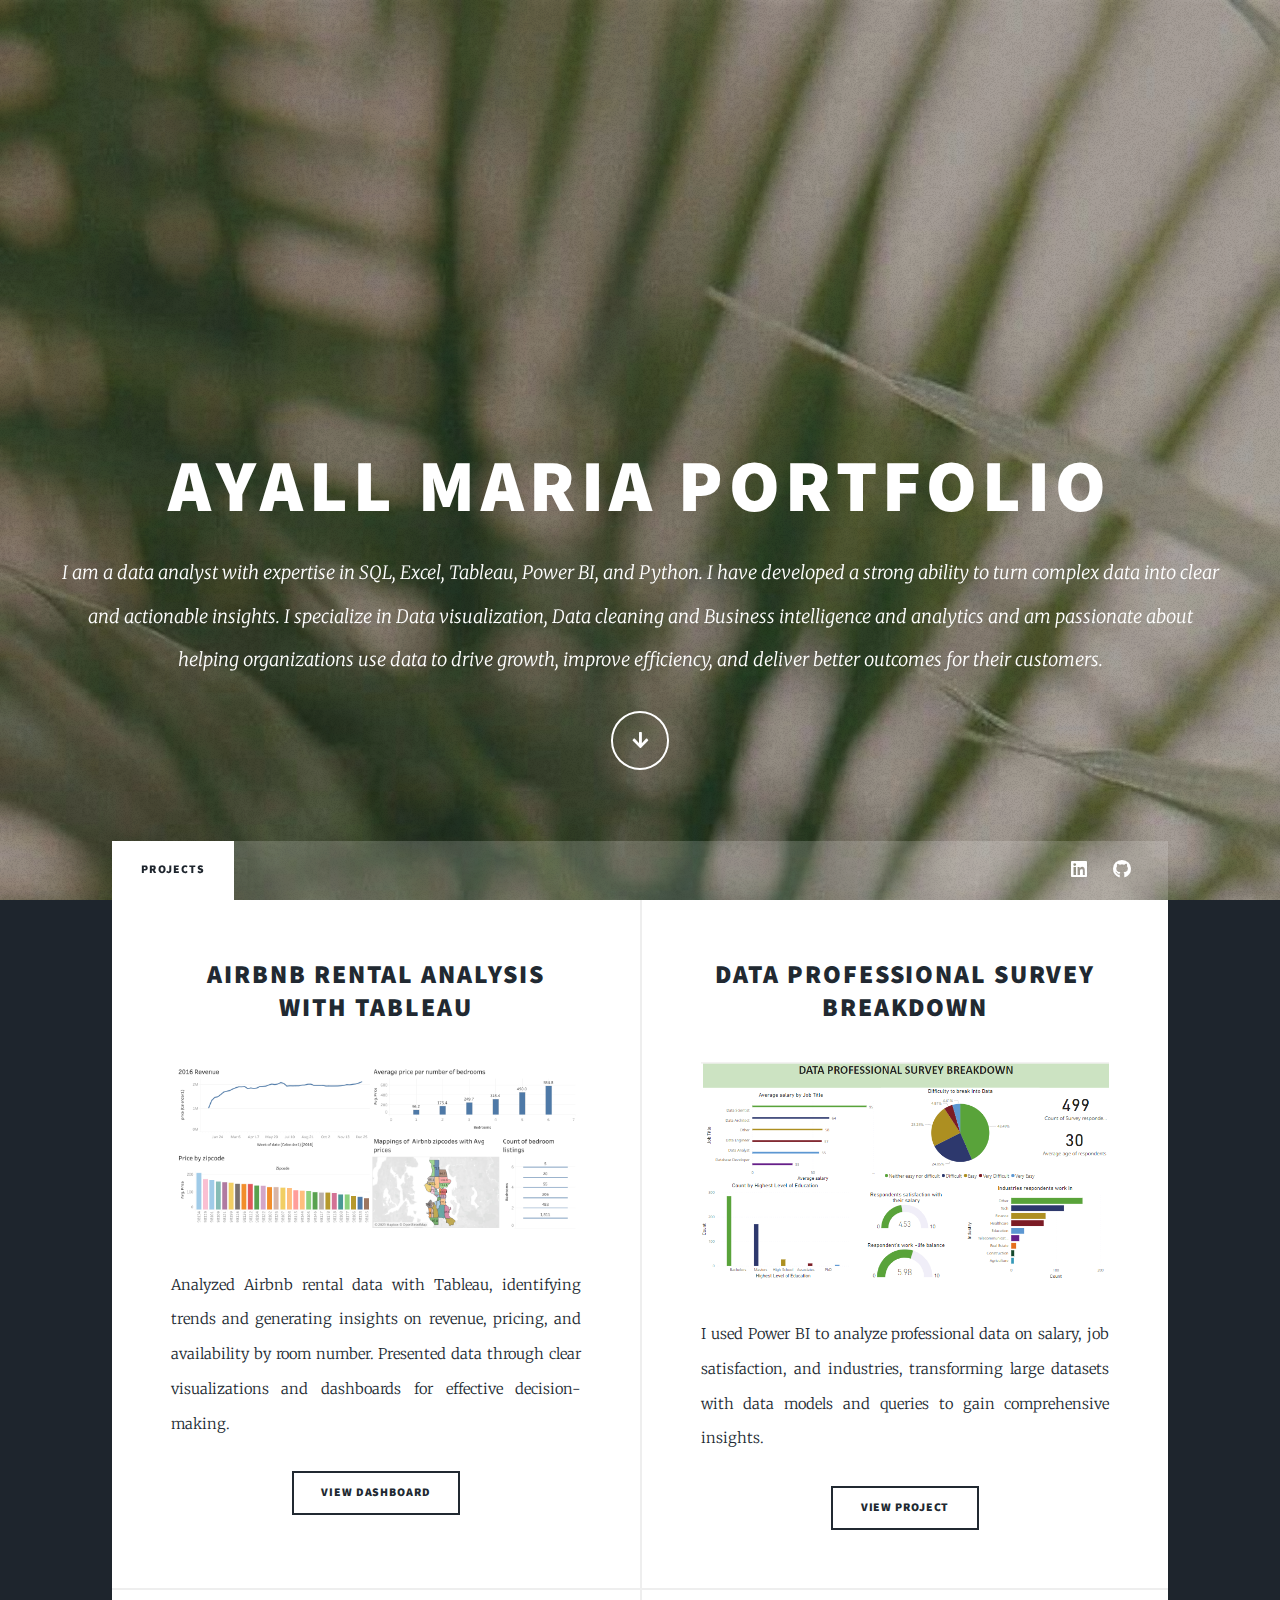
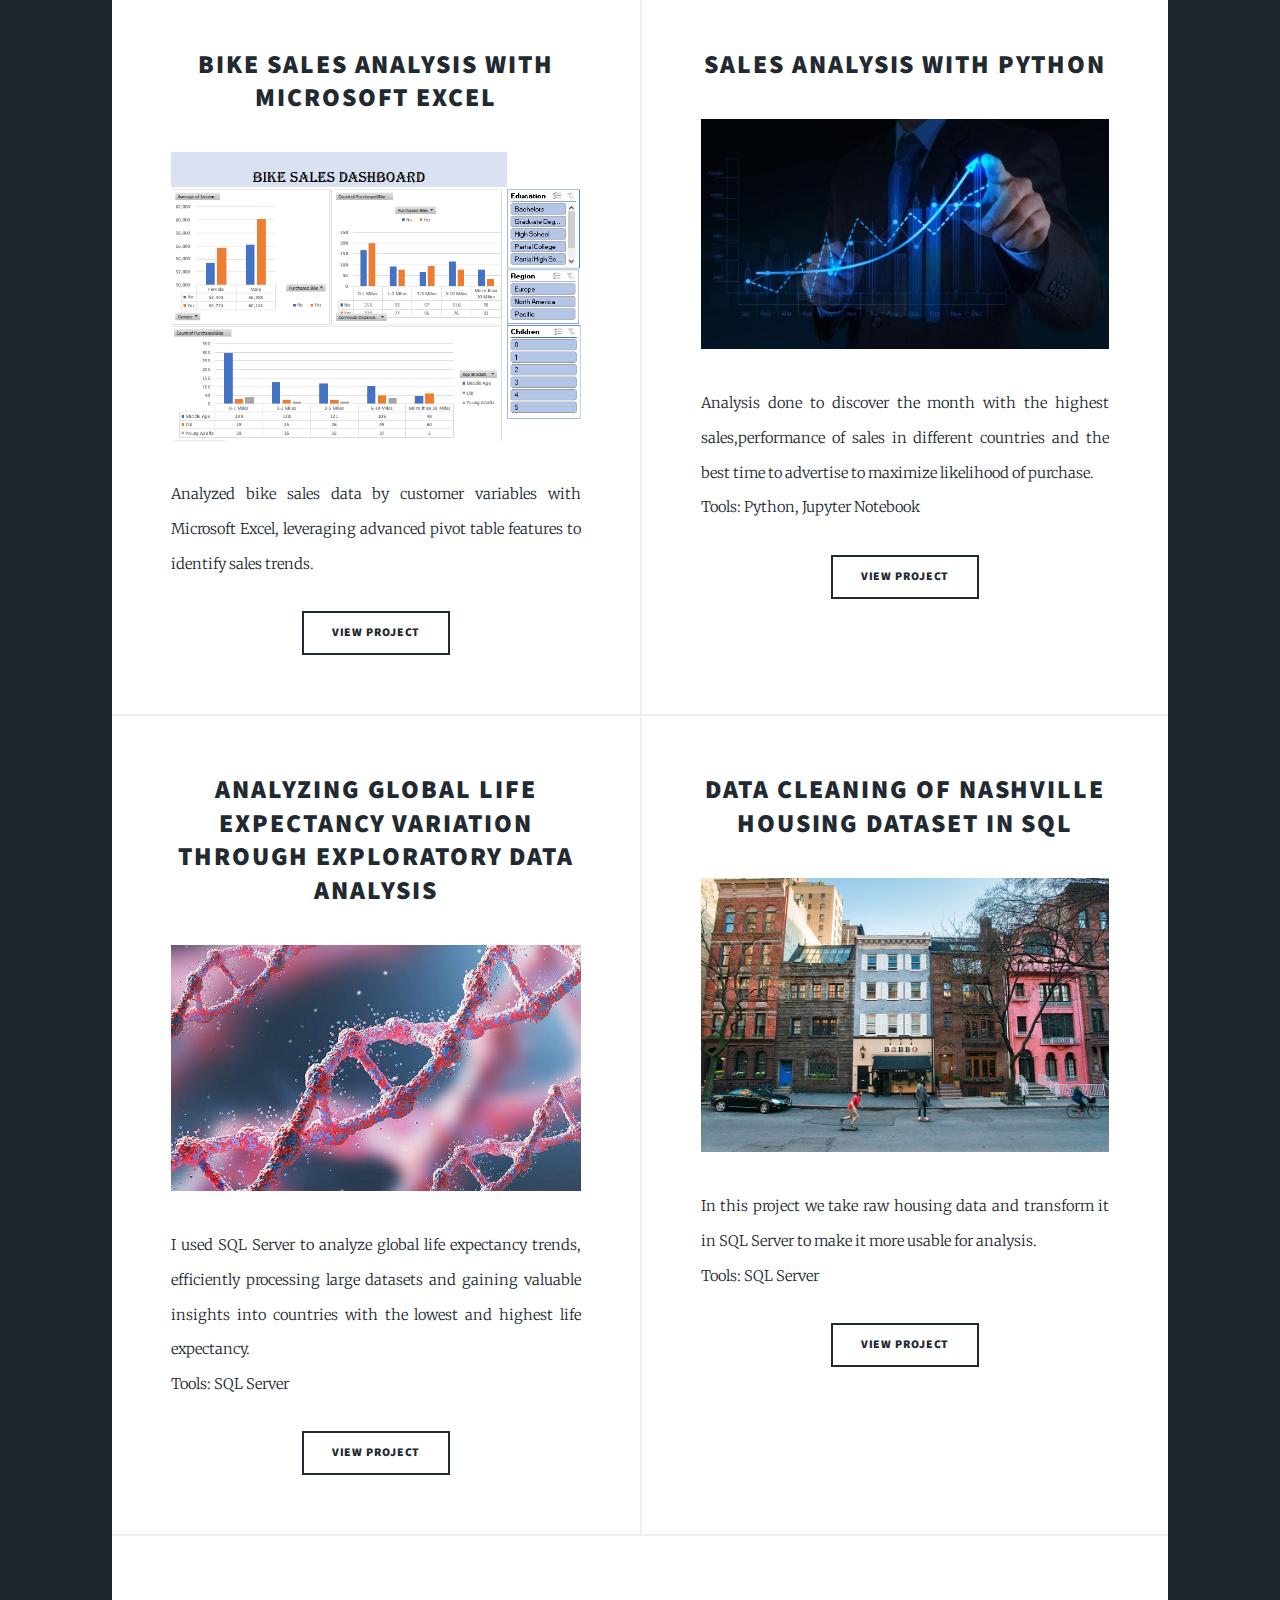
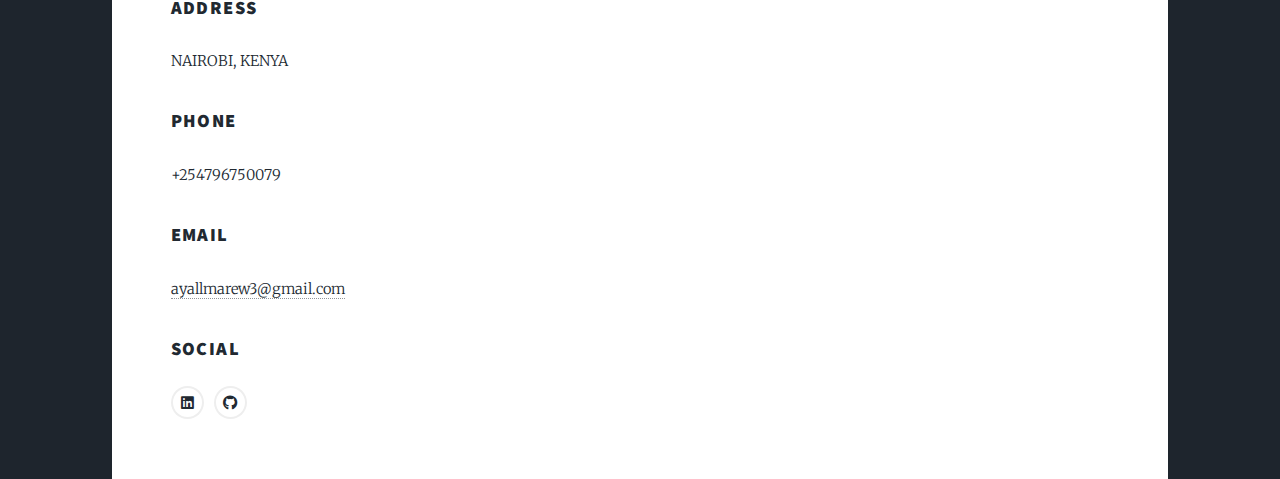
<file: index.html>
<!DOCTYPE HTML>
<!--
	Massively by HTML5 UP
	html5up.net | @ajlkn
	Free for personal and commercial use under the CCA 3.0 license (html5up.net/license)
-->
<html>
	<head>
		<title>Ayall Maria's Portfolio</title>
		<meta charset="utf-8" />
		<meta name="viewport" content="width=device-width, initial-scale=1, user-scalable=no" />
		<link rel="stylesheet" href="assets/css/main.css" />
		<noscript><link rel="stylesheet" href="assets/css/noscript.css" /></noscript>
	</head>
	<body class="is-preload">

		<!-- Wrapper -->
			<div id="wrapper" class="fade-in">

				<!-- Intro -->
					<div id="intro">
						<h1>Ayall Maria Portfolio<br />
						</h1>
						<p>I am a data analyst with expertise in SQL, Excel, Tableau, Power BI, and Python. I have developed a strong ability to turn complex data into clear and actionable insights. I specialize in Data visualization, Data cleaning and Business intelligence and analytics and am passionate about helping organizations use data to drive growth, improve efficiency, and deliver better outcomes for their customers. </p>
						<ul class="actions">
							<li><a href="#header" class="button icon solid solo fa-arrow-down scrolly">Continue</a></li>
						</ul>
					</div>

				<!-- Header -->
					<header id="header">
						<a href="index.html" class="logo">Samples of my work</a>
					</header>

				<!-- Nav -->
					<nav id="nav">
						<ul class="links">
							<li class="active"><a href="index.html">Projects</a></li>
							
						</ul>
						<ul class="icons">
							
							<li><a href="https://www.linkedin.com/in/ayall-m-266487aa/" class="icon brands fa-linkedin"><span class="label">linkedin</span></a></li>
							<li><a href="https://github.com/Ayall77/Data-analysis-projects" class="icon brands fa-github"><span class="label">GitHub</span></a></li>
						</ul>
					</nav>

				<!-- Main -->
					<div id="main">

						<!-- Featured Post -->
							
						<!-- Posts -->
							<section class="posts">
								<article>
									<header>
										
										<h2><a href="https://public.tableau.com/app/profile/ayall.marew/viz/AirbnbProject_16800067984070/Dashboard1">Airbnb Rental Analysis with Tableau<br />
										</a></h2>
									</header>
									<a href="https://public.tableau.com/app/profile/ayall.marew/viz/AirbnbProject_16800067984070/Dashboard1" class="image fit"><img src="images/Dashboard 1 (1).png" alt="" />
										 </a>
									<p>Analyzed Airbnb rental data with Tableau, identifying trends and generating insights on revenue, pricing, and availability by room number. Presented data through clear visualizations and dashboards for effective decision-making.
										<br />
									</p>
									<ul class="actions special">
										<li><a href="https://public.tableau.com/app/profile/ayall.marew/viz/AirbnbProject_16800067984070/Dashboard1" class="button">View Dashboard</a></li>
									</ul>
								</article>
								<article>
									<header>
										
										<h2><a href="https://github.com/Ayall77/Data-analysis-projects/blob/main/Power%20BI%20project.pbix"> Data professional survey breakdown<br />
										</a></h2>
									</header>
									<a href="https://github.com/Ayall77/Data-analysis-projects/blob/main/Power%20BI%20project.pbix" class="image fit"><img src="images/power bi dashboard.png" alt="" /></a>
									<p>I used Power BI to analyze professional data on salary, job satisfaction, and industries, transforming large datasets with data models and queries to gain comprehensive insights. 
										<br />
									</p>
									<ul class="actions special">
										<li><a href="https://github.com/Ayall77/Data-analysis-projects/blob/main/Power%20BI%20project.pbix" class="button">View Project</a></li>
									</ul>
								</article>
								<article>
									<header>
										
										<h2><a href="https://github.com/Ayall77/Data-analysis-projects/blob/main/Excel%20Project%20Dataset%20(1).xlsx">Bike sales analysis  with Microsoft Excel <br />
										</a></h2>
									</header>
									<a href="https://github.com/Ayall77/Data-analysis-projects/blob/main/Excel%20Project%20Dataset%20(1).xlsx" class="image fit"><img src="images/Excel dashboard.png" alt="" /></a>
									<p>Analyzed bike sales data by customer variables with Microsoft Excel, leveraging advanced pivot table features to identify sales trends.
										<br />
									</p>
									<ul class="actions special">
										<li><a href="https://github.com/Ayall77/Data-analysis-projects/blob/main/Excel%20Project%20Dataset%20(1).xlsx" class="button">View Project</a></li>
									</ul>
								</article>
								<article>
									<header>
										
										<h2><a href="https://github.com/Ayall77/Data-analysis-projects/blob/main/Sales%20Analysis%20Python%20project.ipynb">Sales Analysis with Python<br />
										</a></h2>
									</header>
									<a href="https://github.com/Ayall77/Data-analysis-projects/blob/main/Sales%20Analysis%20Python%20project.ipynb" class="image fit"><img src="images/Why Martech is a Strategic Imperative for Business Growth _ Martech Zone.jpg" alt="" /></a>
									<p>Analysis done to discover the month with the highest sales,performance of sales in different countries and the best time to advertise to maximize likelihood of purchase. 
										<br />Tools: Python, Jupyter Notebook
									</p>
									<ul class="actions special">
										<li><a href="https://github.com/Ayall77/Data-analysis-projects/blob/main/Sales%20Analysis%20Python%20project.ipynb" class="button">View Project</a></li>
									</ul>
								</article>
								<article>
									<header>
										
										<h2><a href="https://github.com/Ayall77/Data-analysis-projects/blob/main/portfolio_roject1.sql">Analyzing Global Life Expectancy Variation through Exploratory Data Analysis<br />
										</a></h2>
									</header>
									<a href="https://github.com/Ayall77/Data-analysis-projects/blob/main/portfolio_roject1.sql" class="image fit"><img src="images/Scientists pinpoint gene that helped early humans adapt to new food.jpg" alt="" /></a>
									<p>I used SQL Server to analyze global life expectancy trends, efficiently processing large datasets and gaining valuable insights into countries with the lowest and highest life expectancy.
										<br />Tools: SQL Server
									</p>
									<ul class="actions special">
										<li><a href="https://github.com/Ayall77/Data-analysis-projects/blob/main/portfolio_roject1.sql" class="button">View Project</a></li>
									</ul>
								</article>
								<article>
									<header>
										
										<h2><a href="https://github.com/Ayall77/Data-analysis-projects/blob/main/data_cleaning%20project.sql">Data cleaning of Nashville housing dataset in SQL<br />
										</a></h2>
									</header>
									<a href="https://github.com/Ayall77/Data-analysis-projects/blob/main/data_cleaning%20project.sql" class="image fit"><img src="images/West Village NYC Neighborhood Guide.png" alt="" /></a>
									<p>In this project we take raw housing data and transform it in SQL Server to make it more usable for analysis.
										<br />Tools: SQL Server
									</p>
									<ul class="actions special">
										<li><a href="https://github.com/Ayall77/Data-analysis-projects/blob/main/data_cleaning%20project.sql" class="button">View Project</a></li>
									</ul>
								</article>
							</section>

						

				<!-- Footer -->
					
						<section class="split contact">
							<section class="alt">
								<h3>Address</h3>
								<p>NAIROBI, KENYA</p>
							</section>
							<section class="alt">
								<h3>Phone </h3>
								<p>+254796750079</p>
							</section>
							<section>
								<h3>Email</h3>
								<p><a href="ayallmarew3@gmail.com">ayallmarew3@gmail.com</a></p>
							</section>
							<section>
								<h3>Social</h3>
								<ul class="icons alt">
									
									<li><a href="https://www.linkedin.com/in/ayall-m-266487aa/" class="icon brands alt fa-linkedin"><span class="label">linkedin</span></a></li>
									<li><a href="https://github.com/Ayall77/Data-analysis-projects" class="icon brands alt fa-github"><span class="label">GitHub</span></a></li>
								</ul>
							</section>
						</section>
					</footer>

				

			</div>   

		<!-- Scripts -->
			<script src="assets/js/jquery.min.js"></script>
			<script src="assets/js/jquery.scrollex.min.js"></script>
			<script src="assets/js/jquery.scrolly.min.js"></script>
			<script src="assets/js/browser.min.js"></script>
			<script src="assets/js/breakpoints.min.js"></script>
			<script src="assets/js/util.js"></script>
			<script src="assets/js/main.js"></script>

	</body>
</html>
</file>
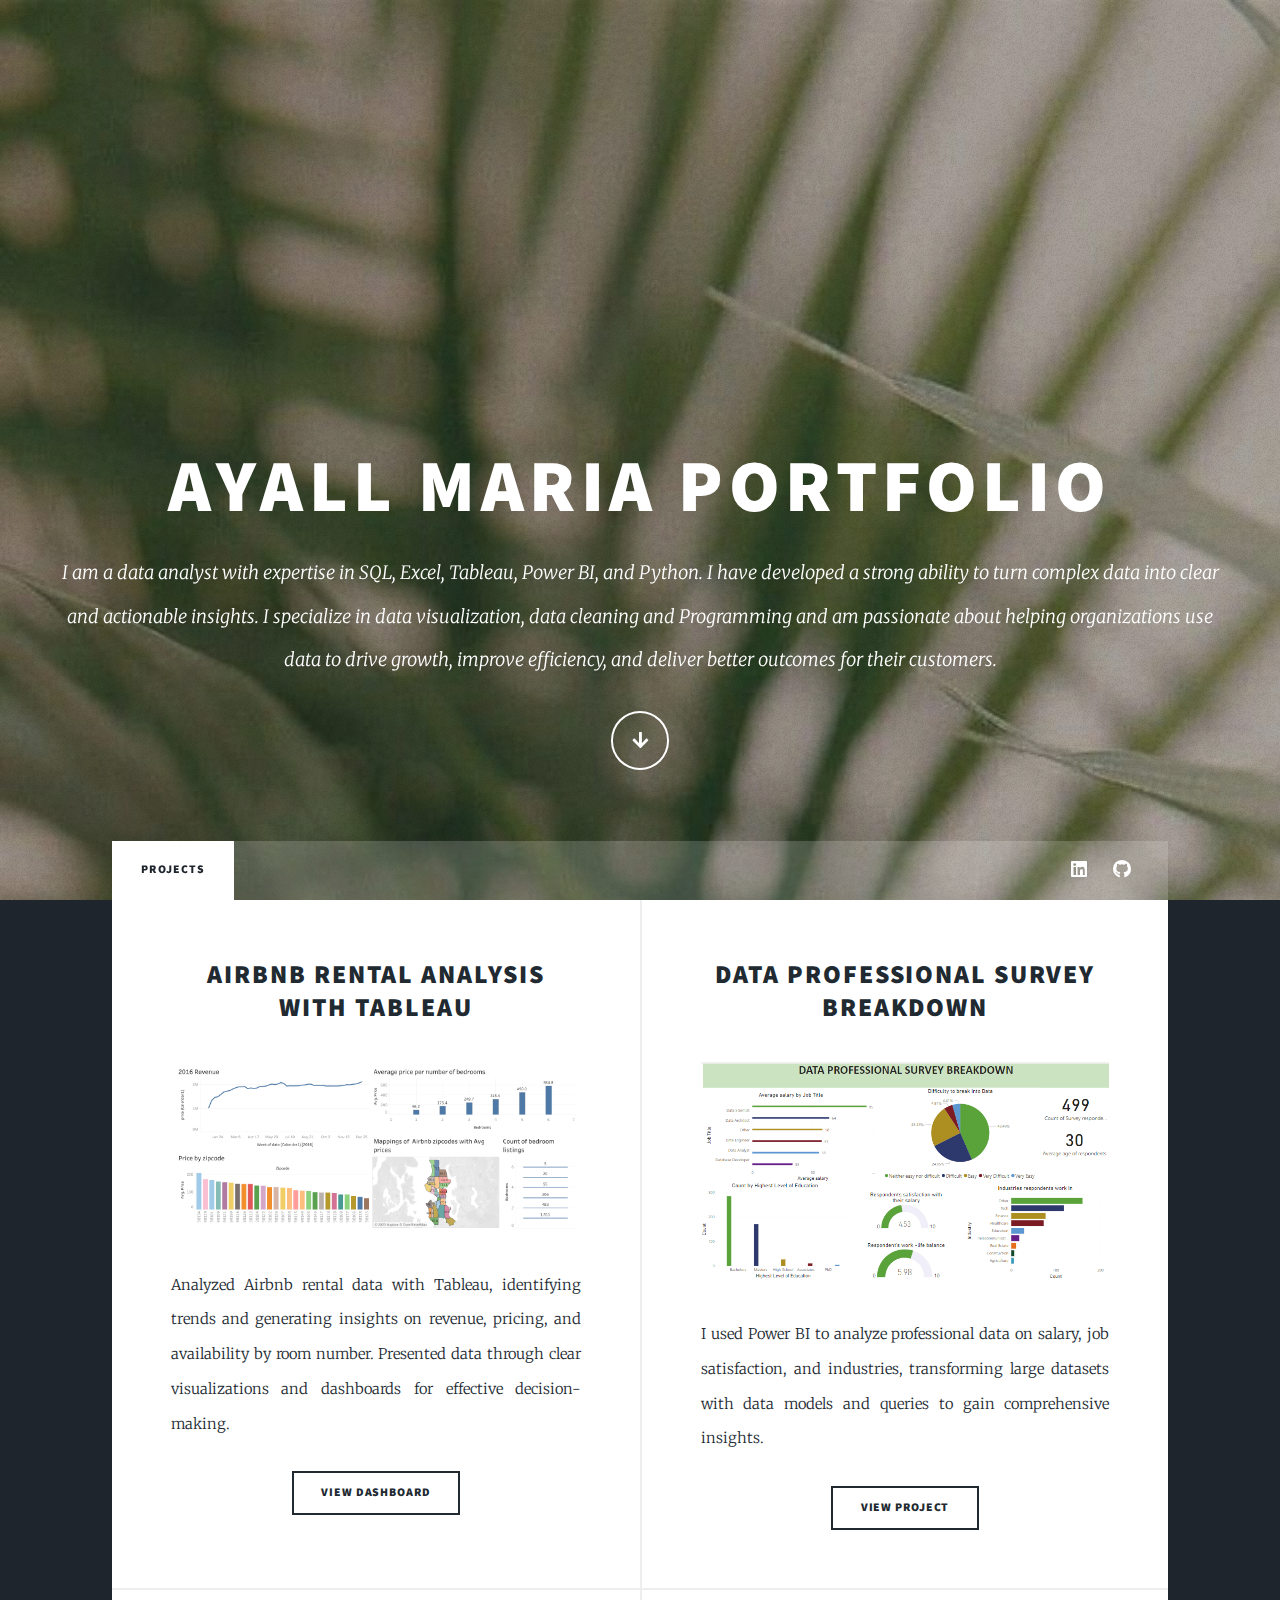
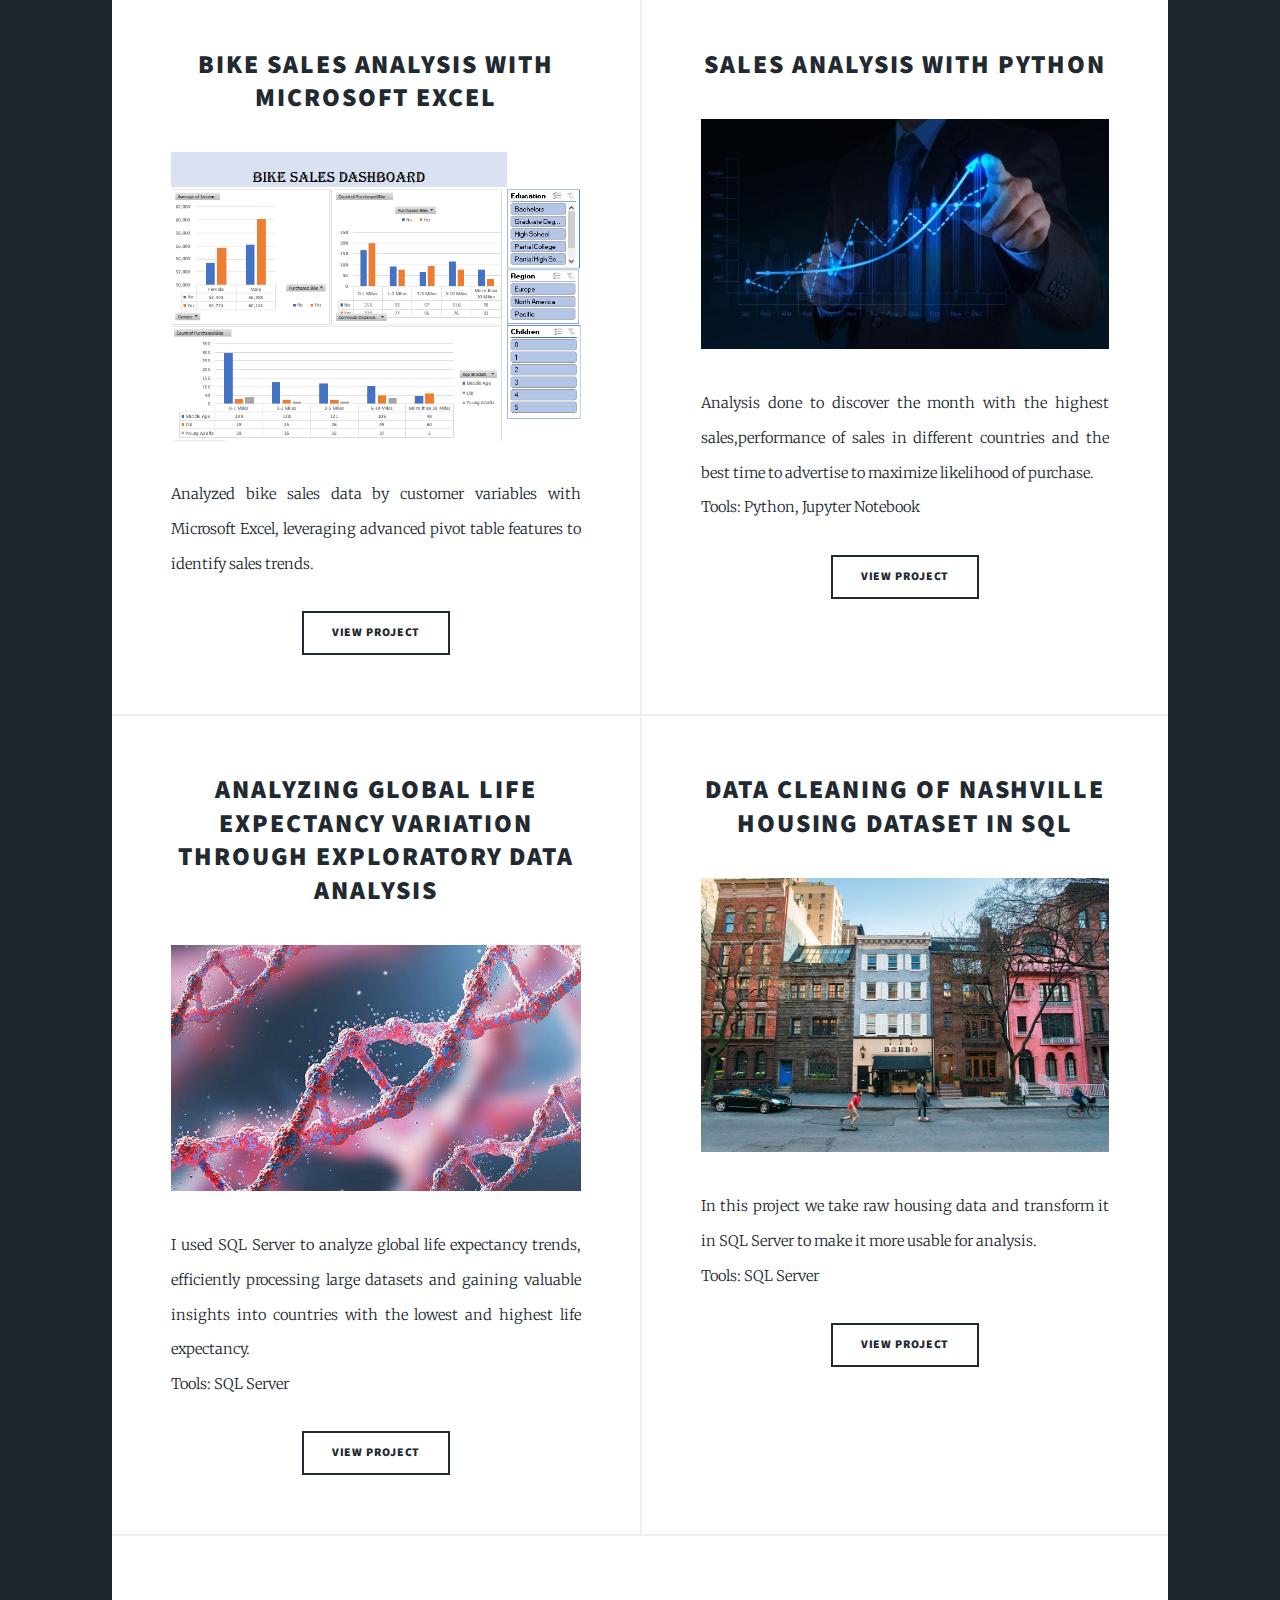
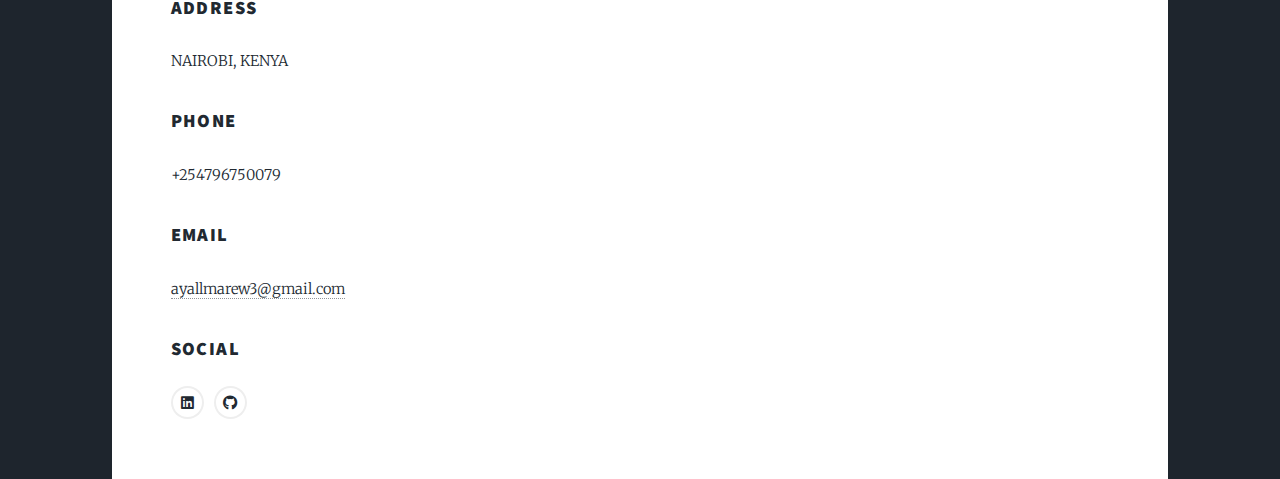
<file: html5up-massively/index.html>
<!DOCTYPE HTML>
<!--
	Massively by HTML5 UP
	html5up.net | @ajlkn
	Free for personal and commercial use under the CCA 3.0 license (html5up.net/license)
-->
<html>
	<head>
		<title>Ayall Maria's Portfolio</title>
		<meta charset="utf-8" />
		<meta name="viewport" content="width=device-width, initial-scale=1, user-scalable=no" />
		<link rel="stylesheet" href="assets/css/main.css" />
		<noscript><link rel="stylesheet" href="assets/css/noscript.css" /></noscript>
	</head>
	<body class="is-preload">

		<!-- Wrapper -->
			<div id="wrapper" class="fade-in">

				<!-- Intro -->
					<div id="intro">
						<h1>Ayall Maria Portfolio<br />
						</h1>
						<p>I am a data analyst with expertise in SQL, Excel, Tableau, Power BI, and Python. I have developed a strong ability to turn complex data into clear and actionable insights. I specialize in data visualization, data cleaning and Programming and am passionate about helping organizations use data to drive growth, improve efficiency, and deliver better outcomes for their customers. </p>
						<ul class="actions">
							<li><a href="#header" class="button icon solid solo fa-arrow-down scrolly">Continue</a></li>
						</ul>
					</div>

				<!-- Header -->
					<header id="header">
						<a href="index.html" class="logo">Samples of my work</a>
					</header>

				<!-- Nav -->
					<nav id="nav">
						<ul class="links">
							<li class="active"><a href="index.html">Projects</a></li>
							
						</ul>
						<ul class="icons">
							
							<li><a href="https://www.linkedin.com/in/magdalena-a-266487aa/" class="icon brands fa-linkedin"><span class="label">linkedin</span></a></li>
							<li><a href="https://github.com/Ayall77/Data-analysis-projects" class="icon brands fa-github"><span class="label">GitHub</span></a></li>
						</ul>
					</nav>

				<!-- Main -->
					<div id="main">

						<!-- Featured Post -->
							
						<!-- Posts -->
							<section class="posts">
								<article>
									<header>
										
										<h2><a href="https://public.tableau.com/app/profile/ayall.marew/viz/AirbnbProject_16800067984070/Dashboard1">Airbnb Rental Analysis with Tableau<br />
										</a></h2>
									</header>
									<a href="https://public.tableau.com/app/profile/ayall.marew/viz/AirbnbProject_16800067984070/Dashboard1" class="image fit"><img src="images/Dashboard 1 (1).png" alt="" />
										 </a>
									<p>Analyzed Airbnb rental data with Tableau, identifying trends and generating insights on revenue, pricing, and availability by room number. Presented data through clear visualizations and dashboards for effective decision-making.
										<br />
									</p>
									<ul class="actions special">
										<li><a href="https://public.tableau.com/app/profile/ayall.marew/viz/AirbnbProject_16800067984070/Dashboard1" class="button">View Dashboard</a></li>
									</ul>
								</article>
								<article>
									<header>
										
										<h2><a href="https://github.com/Ayall77/Data-analysis-projects/blob/main/Power%20BI%20project.pbix"> Data professional survey breakdown<br />
										</a></h2>
									</header>
									<a href="https://github.com/Ayall77/Data-analysis-projects/blob/main/Power%20BI%20project.pbix" class="image fit"><img src="images/power bi dashboard.png" alt="" /></a>
									<p>I used Power BI to analyze professional data on salary, job satisfaction, and industries, transforming large datasets with data models and queries to gain comprehensive insights. 
										<br />
									</p>
									<ul class="actions special">
										<li><a href="https://github.com/Ayall77/Data-analysis-projects/blob/main/Power%20BI%20project.pbix" class="button">View Project</a></li>
									</ul>
								</article>
								<article>
									<header>
										
										<h2><a href="https://github.com/Ayall77/Data-analysis-projects/blob/main/Excel%20Project%20Dataset%20(1).xlsx">Bike sales analysis  with Microsoft Excel <br />
										</a></h2>
									</header>
									<a href="https://github.com/Ayall77/Data-analysis-projects/blob/main/Excel%20Project%20Dataset%20(1).xlsx" class="image fit"><img src="images/Excel dashboard.png" alt="" /></a>
									<p>Analyzed bike sales data by customer variables with Microsoft Excel, leveraging advanced pivot table features to identify sales trends.
										<br />
									</p>
									<ul class="actions special">
										<li><a href="https://github.com/Ayall77/Data-analysis-projects/blob/main/Excel%20Project%20Dataset%20(1).xlsx" class="button">View Project</a></li>
									</ul>
								</article>
								<article>
									<header>
										
										<h2><a href="https://github.com/Ayall77/Data-analysis-projects/blob/main/Sales%20Analysis%20Python%20project.ipynb">Sales Analysis with Python<br />
										</a></h2>
									</header>
									<a href="https://github.com/Ayall77/Data-analysis-projects/blob/main/Sales%20Analysis%20Python%20project.ipynb" class="image fit"><img src="images/Why Martech is a Strategic Imperative for Business Growth _ Martech Zone.jpg" alt="" /></a>
									<p>Analysis done to discover the month with the highest sales,performance of sales in different countries and the best time to advertise to maximize likelihood of purchase. 
										<br />Tools: Python, Jupyter Notebook
									</p>
									<ul class="actions special">
										<li><a href="https://github.com/Ayall77/Data-analysis-projects/blob/main/Sales%20Analysis%20Python%20project.ipynb" class="button">View Project</a></li>
									</ul>
								</article>
								<article>
									<header>
										
										<h2><a href="https://github.com/Ayall77/Data-analysis-projects/blob/main/portfolio_roject1.sql">Analyzing Global Life Expectancy Variation through Exploratory Data Analysis<br />
										</a></h2>
									</header>
									<a href="https://github.com/Ayall77/Data-analysis-projects/blob/main/portfolio_roject1.sql" class="image fit"><img src="images/Scientists pinpoint gene that helped early humans adapt to new food.jpg" alt="" /></a>
									<p>I used SQL Server to analyze global life expectancy trends, efficiently processing large datasets and gaining valuable insights into countries with the lowest and highest life expectancy.
										<br />Tools: SQL Server
									</p>
									<ul class="actions special">
										<li><a href="https://github.com/Ayall77/Data-analysis-projects/blob/main/portfolio_roject1.sql" class="button">View Project</a></li>
									</ul>
								</article>
								<article>
									<header>
										
										<h2><a href="https://github.com/Ayall77/Data-analysis-projects/blob/main/data_cleaning%20project.sql">Data cleaning of Nashville housing dataset in SQL<br />
										</a></h2>
									</header>
									<a href="https://github.com/Ayall77/Data-analysis-projects/blob/main/data_cleaning%20project.sql" class="image fit"><img src="images/West Village NYC Neighborhood Guide.png" alt="" /></a>
									<p>In this project we take raw housing data and transform it in SQL Server to make it more usable for analysis.
										<br />Tools: SQL Server
									</p>
									<ul class="actions special">
										<li><a href="https://github.com/Ayall77/Data-analysis-projects/blob/main/data_cleaning%20project.sql" class="button">View Project</a></li>
									</ul>
								</article>
							</section>

						

				<!-- Footer -->
					
						<section class="split contact">
							<section class="alt">
								<h3>Address</h3>
								<p>NAIROBI, KENYA</p>
							</section>
							<section class="alt">
								<h3>Phone </h3>
								<p>+254796750079</p>
							</section>
							<section>
								<h3>Email</h3>
								<p><a href="ayallmarew3@gmail.com">ayallmarew3@gmail.com</a></p>
							</section>
							<section>
								<h3>Social</h3>
								<ul class="icons alt">
									
									<li><a href="https://www.linkedin.com/in/magdalena-a-266487aa/" class="icon brands alt fa-linkedin"><span class="label">linkedin</span></a></li>
									<li><a href="https://github.com/Ayall77/Data-analysis-projects" class="icon brands alt fa-github"><span class="label">GitHub</span></a></li>
								</ul>
							</section>
						</section>
					</footer>

				

			</div>   

		<!-- Scripts -->
			<script src="assets/js/jquery.min.js"></script>
			<script src="assets/js/jquery.scrollex.min.js"></script>
			<script src="assets/js/jquery.scrolly.min.js"></script>
			<script src="assets/js/browser.min.js"></script>
			<script src="assets/js/breakpoints.min.js"></script>
			<script src="assets/js/util.js"></script>
			<script src="assets/js/main.js"></script>

	</body>
</html>
</file>
<file: assets/css/main.css>
@import url(fontawesome-all.min.css);
@import url("https://fonts.googleapis.com/css?family=Merriweather:300,700,300italic,700italic|Source+Sans+Pro:900");

/*
	Massively by HTML5 UP
	html5up.net | @ajlkn
	Free for personal and commercial use under the CCA 3.0 license (html5up.net/license)
*/

html, body, div, span, applet, object,
iframe, h1, h2, h3, h4, h5, h6, p, blockquote,
pre, a, abbr, acronym, address, big, cite,
code, del, dfn, em, img, ins, kbd, q, s, samp,
small, strike, strong, sub, sup, tt, var, b,
u, i, center, dl, dt, dd, ol, ul, li, fieldset,
form, label, legend, table, caption, tbody,
tfoot, thead, tr, th, td, article, aside,
canvas, details, embed, figure, figcaption,
footer, header, hgroup, menu, nav, output, ruby,
section, summary, time, mark, audio, video {
	margin: 0;
	padding: 0;
	border: 0;
	font-size: 100%;
	font: inherit;
	vertical-align: baseline;}

article, aside, details, figcaption, figure,
footer, header, hgroup, menu, nav, section {
	display: block;}

body {
	line-height: 1;
}

ol, ul {
	list-style: none;
}

blockquote, q {
	quotes: none;
}

	blockquote:before, blockquote:after, q:before, q:after {
		content: '';
		content: none;
	}

table {
	border-collapse: collapse;
	border-spacing: 0;
}

body {
	-webkit-text-size-adjust: none;
}

mark {
	background-color: transparent;
	color: inherit;
}

input::-moz-focus-inner {
	border: 0;
	padding: 0;
}

input, select, textarea {
	-moz-appearance: none;
	-webkit-appearance: none;
	-ms-appearance: none;
	appearance: none;
}

/* Basic */

	@-ms-viewport {
		width: device-width;
	}

	body {
		-ms-overflow-style: scrollbar;
	}

	@media screen and (max-width: 480px) {

		html, body {
			min-width: 320px;
		}

	}

	html {
		box-sizing: border-box;
	}

	*, *:before, *:after {
		box-sizing: inherit;
	}

	body {
		background-color: #1e252d;
	}

		body.is-preload *, body.is-preload *:before, body.is-preload *:after {
			-moz-animation: none !important;
			-webkit-animation: none !important;
			-ms-animation: none !important;
			animation: none !important;
			-moz-transition: none !important;
			-webkit-transition: none !important;
			-ms-transition: none !important;
			transition: none !important;
		}

/* Type */

	html {
		font-size: 16pt;
	}

		@media screen and (max-width: 1680px) {

			html {
				font-size: 12pt;
			}

		}

		@media screen and (max-width: 1280px) {

			html {
				font-size: 11pt;
			}

		}

		@media screen and (max-width: 360px) {

			html {
				font-size: 10pt;
			}

		}

	body {
		color: #212931;
	}

	body, input, select, textarea {
		font-family: "Merriweather", Georgia, serif;
		font-weight: 300;
		font-size: 1rem;
		line-height: 2.375;
	}

	a {
		-moz-transition: color 0.2s ease-in-out, background-color 0.2s ease-in-out, border-color 0.2s ease-in-out, box-shadow 0.2s ease-in-out;
		-webkit-transition: color 0.2s ease-in-out, background-color 0.2s ease-in-out, border-color 0.2s ease-in-out, box-shadow 0.2s ease-in-out;
		-ms-transition: color 0.2s ease-in-out, background-color 0.2s ease-in-out, border-color 0.2s ease-in-out, box-shadow 0.2s ease-in-out;
		transition: color 0.2s ease-in-out, background-color 0.2s ease-in-out, border-color 0.2s ease-in-out, box-shadow 0.2s ease-in-out;
		border-bottom: dotted 1px;
		text-decoration: none;
	}

		a:hover {
			border-bottom-color: transparent;
		}

	strong, b {
		font-weight: 600;
	}

	em, i {
		font-style: italic;
	}

	p {
		text-align: justify;
		margin: 0 0 2rem 0;
	}

	h1, h2, h3, h4, h5, h6 {
		font-family: "Source Sans Pro", Helvetica, sans-serif;
		font-weight: 900;
		line-height: 1.5;
		letter-spacing: 0.075em;
		text-transform: uppercase;
		margin: 0 0 1rem 0;
	}

		h1 a, h2 a, h3 a, h4 a, h5 a, h6 a {
			border-bottom: 0;
			color: inherit;
			text-decoration: none;
		}

	h1 {
		font-size: 4rem;
		line-height: 1.1;
		margin: 0 0 2rem 0;
	}

	h2 {
		font-size: 1.75rem;
		line-height: 1.3;
		margin: 0 0 1.5rem 0;
	}

	h3 {
		font-size: 1.25rem;
		margin: 0 0 1.5rem 0;
	}

	h4 {
		font-size: 1rem;
	}

	h5 {
		font-size: 0.9rem;
	}

	h6 {
		font-size: 0.8rem;
	}

	sub {
		font-size: 0.8rem;
		position: relative;
		top: 0.5rem;
	}

	sup {
		font-size: 0.8rem;
		position: relative;
		top: -0.5rem;
	}

	blockquote {
		border-left: solid 4px;
		font-style: italic;
		margin: 0 0 2rem 0;
		padding: 0.5rem 0 0.5rem 2rem;
	}

	code {
		border: solid 2px;
		font-family: "Courier New", monospace;
		font-size: 0.9rem;
		margin: 0 0.25rem;
		padding: 0.25rem 0.65rem;
	}

	pre {
		-webkit-overflow-scrolling: touch;
		font-family: "Courier New", monospace;
		font-size: 0.9rem;
		margin: 0 0 2rem 0;
	}

		pre code {
			display: block;
			line-height: 1.75;
			padding: 1rem 1.5rem;
			overflow-x: auto;
		}

	hr {
		border: 0;
		border-bottom: solid 2px;
		margin: 3rem 0;
	}

		hr.major {
			margin: 5rem 0;
		}

	.align-left {
		text-align: left;
	}

	.align-center {
		text-align: center;
	}

	.align-right {
		text-align: right;
	}

	input, select, textarea {
		color: #212931;
	}

	a {
		color: #212931;
		border-bottom-color: rgba(33, 41, 49, 0.5);
	}

		a:hover {
			border-bottom-color: transparent;
			color: #18bfef !important;
		}

	strong, b {
		color: #212931;
	}

	h1, h2, h3, h4, h5, h6 {
		color: #212931;
	}

	blockquote {
		border-left-color: #eeeeee;
	}

	code {
		background: rgba(220, 220, 220, 0.25);
		border-color: #eeeeee;
	}

	hr {
		border-bottom-color: #eeeeee;
	}

/* Row */

	.row {
		display: flex;
		flex-wrap: wrap;
		box-sizing: border-box;
		align-items: stretch;
	}

		.row > * {
			box-sizing: border-box;
		}

		.row.gtr-uniform > * > :last-child {
			margin-bottom: 0;
		}

		.row.aln-left {
			justify-content: flex-start;
		}

		.row.aln-center {
			justify-content: center;
		}

		.row.aln-right {
			justify-content: flex-end;
		}

		.row.aln-top {
			align-items: flex-start;
		}

		.row.aln-middle {
			align-items: center;
		}

		.row.aln-bottom {
			align-items: flex-end;
		}

		.row > .imp {
			order: -1;
		}

		.row > .col-1 {
			width: 8.33333%;
		}

		.row > .off-1 {
			margin-left: 8.33333%;
		}

		.row > .col-2 {
			width: 16.66667%;
		}

		.row > .off-2 {
			margin-left: 16.66667%;
		}

		.row > .col-3 {
			width: 25%;
		}

		.row > .off-3 {
			margin-left: 25%;
		}

		.row > .col-4 {
			width: 33.33333%;
		}

		.row > .off-4 {
			margin-left: 33.33333%;
		}

		.row > .col-5 {
			width: 41.66667%;
		}

		.row > .off-5 {
			margin-left: 41.66667%;
		}

		.row > .col-6 {
			width: 50%;
		}

		.row > .off-6 {
			margin-left: 50%;
		}

		.row > .col-7 {
			width: 58.33333%;
		}

		.row > .off-7 {
			margin-left: 58.33333%;
		}

		.row > .col-8 {
			width: 66.66667%;
		}

		.row > .off-8 {
			margin-left: 66.66667%;
		}

		.row > .col-9 {
			width: 75%;
		}

		.row > .off-9 {
			margin-left: 75%;
		}

		.row > .col-10 {
			width: 83.33333%;
		}

		.row > .off-10 {
			margin-left: 83.33333%;
		}

		.row > .col-11 {
			width: 91.66667%;
		}

		.row > .off-11 {
			margin-left: 91.66667%;
		}

		.row > .col-12 {
			width: 100%;
		}

		.row > .off-12 {
			margin-left: 100%;
		}

		.row.gtr-0 {
			margin-top: 0;
			margin-left: 0rem;
		}

			.row.gtr-0 > * {
				padding: 0 0 0 0rem;
			}

			.row.gtr-0.gtr-uniform {
				margin-top: 0rem;
			}

				.row.gtr-0.gtr-uniform > * {
					padding-top: 0rem;
				}

		.row.gtr-25 {
			margin-top: 0;
			margin-left: -0.375rem;
		}

			.row.gtr-25 > * {
				padding: 0 0 0 0.375rem;
			}

			.row.gtr-25.gtr-uniform {
				margin-top: -0.375rem;
			}

				.row.gtr-25.gtr-uniform > * {
					padding-top: 0.375rem;
				}

		.row.gtr-50 {
			margin-top: 0;
			margin-left: -0.75rem;
		}

			.row.gtr-50 > * {
				padding: 0 0 0 0.75rem;
			}

			.row.gtr-50.gtr-uniform {
				margin-top: -0.75rem;
			}

				.row.gtr-50.gtr-uniform > * {
					padding-top: 0.75rem;
				}

		.row {
			margin-top: 0;
			margin-left: -1.5rem;
		}

			.row > * {
				padding: 0 0 0 1.5rem;
			}

			.row.gtr-uniform {
				margin-top: -1.5rem;
			}

				.row.gtr-uniform > * {
					padding-top: 1.5rem;
				}

		.row.gtr-150 {
			margin-top: 0;
			margin-left: -2.25rem;
		}

			.row.gtr-150 > * {
				padding: 0 0 0 2.25rem;
			}

			.row.gtr-150.gtr-uniform {
				margin-top: -2.25rem;
			}

				.row.gtr-150.gtr-uniform > * {
					padding-top: 2.25rem;
				}

		.row.gtr-200 {
			margin-top: 0;
			margin-left: -3rem;
		}

			.row.gtr-200 > * {
				padding: 0 0 0 3rem;
			}

			.row.gtr-200.gtr-uniform {
				margin-top: -3rem;
			}

				.row.gtr-200.gtr-uniform > * {
					padding-top: 3rem;
				}

		@media screen and (max-width: 1680px) {

			.row {
				display: flex;
				flex-wrap: wrap;
				box-sizing: border-box;
				align-items: stretch;
			}

				.row > * {
					box-sizing: border-box;
				}

				.row.gtr-uniform > * > :last-child {
					margin-bottom: 0;
				}

				.row.aln-left {
					justify-content: flex-start;
				}

				.row.aln-center {
					justify-content: center;
				}

				.row.aln-right {
					justify-content: flex-end;
				}

				.row.aln-top {
					align-items: flex-start;
				}

				.row.aln-middle {
					align-items: center;
				}

				.row.aln-bottom {
					align-items: flex-end;
				}

				.row > .imp-xlarge {
					order: -1;
				}

				.row > .col-1-xlarge {
					width: 8.33333%;
				}

				.row > .off-1-xlarge {
					margin-left: 8.33333%;
				}

				.row > .col-2-xlarge {
					width: 16.66667%;
				}

				.row > .off-2-xlarge {
					margin-left: 16.66667%;
				}

				.row > .col-3-xlarge {
					width: 25%;
				}

				.row > .off-3-xlarge {
					margin-left: 25%;
				}

				.row > .col-4-xlarge {
					width: 33.33333%;
				}

				.row > .off-4-xlarge {
					margin-left: 33.33333%;
				}

				.row > .col-5-xlarge {
					width: 41.66667%;
				}

				.row > .off-5-xlarge {
					margin-left: 41.66667%;
				}

				.row > .col-6-xlarge {
					width: 50%;
				}

				.row > .off-6-xlarge {
					margin-left: 50%;
				}

				.row > .col-7-xlarge {
					width: 58.33333%;
				}

				.row > .off-7-xlarge {
					margin-left: 58.33333%;
				}

				.row > .col-8-xlarge {
					width: 66.66667%;
				}

				.row > .off-8-xlarge {
					margin-left: 66.66667%;
				}

				.row > .col-9-xlarge {
					width: 75%;
				}

				.row > .off-9-xlarge {
					margin-left: 75%;
				}

				.row > .col-10-xlarge {
					width: 83.33333%;
				}

				.row > .off-10-xlarge {
					margin-left: 83.33333%;
				}

				.row > .col-11-xlarge {
					width: 91.66667%;
				}

				.row > .off-11-xlarge {
					margin-left: 91.66667%;
				}

				.row > .col-12-xlarge {
					width: 100%;
				}

				.row > .off-12-xlarge {
					margin-left: 100%;
				}

				.row.gtr-0 {
					margin-top: 0;
					margin-left: 0rem;
				}

					.row.gtr-0 > * {
						padding: 0 0 0 0rem;
					}

					.row.gtr-0.gtr-uniform {
						margin-top: 0rem;
					}

						.row.gtr-0.gtr-uniform > * {
							padding-top: 0rem;
						}

				.row.gtr-25 {
					margin-top: 0;
					margin-left: -0.375rem;
				}

					.row.gtr-25 > * {
						padding: 0 0 0 0.375rem;
					}

					.row.gtr-25.gtr-uniform {
						margin-top: -0.375rem;
					}

						.row.gtr-25.gtr-uniform > * {
							padding-top: 0.375rem;
						}

				.row.gtr-50 {
					margin-top: 0;
					margin-left: -0.75rem;
				}

					.row.gtr-50 > * {
						padding: 0 0 0 0.75rem;
					}

					.row.gtr-50.gtr-uniform {
						margin-top: -0.75rem;
					}

						.row.gtr-50.gtr-uniform > * {
							padding-top: 0.75rem;
						}

				.row {
					margin-top: 0;
					margin-left: -1.5rem;
				}

					.row > * {
						padding: 0 0 0 1.5rem;
					}

					.row.gtr-uniform {
						margin-top: -1.5rem;
					}

						.row.gtr-uniform > * {
							padding-top: 1.5rem;
						}

				.row.gtr-150 {
					margin-top: 0;
					margin-left: -2.25rem;
				}

					.row.gtr-150 > * {
						padding: 0 0 0 2.25rem;
					}

					.row.gtr-150.gtr-uniform {
						margin-top: -2.25rem;
					}

						.row.gtr-150.gtr-uniform > * {
							padding-top: 2.25rem;
						}

				.row.gtr-200 {
					margin-top: 0;
					margin-left: -3rem;
				}

					.row.gtr-200 > * {
						padding: 0 0 0 3rem;
					}

					.row.gtr-200.gtr-uniform {
						margin-top: -3rem;
					}

						.row.gtr-200.gtr-uniform > * {
							padding-top: 3rem;
						}

		}

		@media screen and (max-width: 1280px) {

			.row {
				display: flex;
				flex-wrap: wrap;
				box-sizing: border-box;
				align-items: stretch;
			}

				.row > * {
					box-sizing: border-box;
				}

				.row.gtr-uniform > * > :last-child {
					margin-bottom: 0;
				}

				.row.aln-left {
					justify-content: flex-start;
				}

				.row.aln-center {
					justify-content: center;
				}

				.row.aln-right {
					justify-content: flex-end;
				}

				.row.aln-top {
					align-items: flex-start;
				}

				.row.aln-middle {
					align-items: center;
				}

				.row.aln-bottom {
					align-items: flex-end;
				}

				.row > .imp-large {
					order: -1;
				}

				.row > .col-1-large {
					width: 8.33333%;
				}

				.row > .off-1-large {
					margin-left: 8.33333%;
				}

				.row > .col-2-large {
					width: 16.66667%;
				}

				.row > .off-2-large {
					margin-left: 16.66667%;
				}

				.row > .col-3-large {
					width: 25%;
				}

				.row > .off-3-large {
					margin-left: 25%;
				}

				.row > .col-4-large {
					width: 33.33333%;
				}

				.row > .off-4-large {
					margin-left: 33.33333%;
				}

				.row > .col-5-large {
					width: 41.66667%;
				}

				.row > .off-5-large {
					margin-left: 41.66667%;
				}

				.row > .col-6-large {
					width: 50%;
				}

				.row > .off-6-large {
					margin-left: 50%;
				}

				.row > .col-7-large {
					width: 58.33333%;
				}

				.row > .off-7-large {
					margin-left: 58.33333%;
				}

				.row > .col-8-large {
					width: 66.66667%;
				}

				.row > .off-8-large {
					margin-left: 66.66667%;
				}

				.row > .col-9-large {
					width: 75%;
				}

				.row > .off-9-large {
					margin-left: 75%;
				}

				.row > .col-10-large {
					width: 83.33333%;
				}

				.row > .off-10-large {
					margin-left: 83.33333%;
				}

				.row > .col-11-large {
					width: 91.66667%;
				}

				.row > .off-11-large {
					margin-left: 91.66667%;
				}

				.row > .col-12-large {
					width: 100%;
				}

				.row > .off-12-large {
					margin-left: 100%;
				}

				.row.gtr-0 {
					margin-top: 0;
					margin-left: 0rem;
				}

					.row.gtr-0 > * {
						padding: 0 0 0 0rem;
					}

					.row.gtr-0.gtr-uniform {
						margin-top: 0rem;
					}

						.row.gtr-0.gtr-uniform > * {
							padding-top: 0rem;
						}

				.row.gtr-25 {
					margin-top: 0;
					margin-left: -0.375rem;
				}

					.row.gtr-25 > * {
						padding: 0 0 0 0.375rem;
					}

					.row.gtr-25.gtr-uniform {
						margin-top: -0.375rem;
					}

						.row.gtr-25.gtr-uniform > * {
							padding-top: 0.375rem;
						}

				.row.gtr-50 {
					margin-top: 0;
					margin-left: -0.75rem;
				}

					.row.gtr-50 > * {
						padding: 0 0 0 0.75rem;
					}

					.row.gtr-50.gtr-uniform {
						margin-top: -0.75rem;
					}

						.row.gtr-50.gtr-uniform > * {
							padding-top: 0.75rem;
						}

				.row {
					margin-top: 0;
					margin-left: -1.5rem;
				}

					.row > * {
						padding: 0 0 0 1.5rem;
					}

					.row.gtr-uniform {
						margin-top: -1.5rem;
					}

						.row.gtr-uniform > * {
							padding-top: 1.5rem;
						}

				.row.gtr-150 {
					margin-top: 0;
					margin-left: -2.25rem;
				}

					.row.gtr-150 > * {
						padding: 0 0 0 2.25rem;
					}

					.row.gtr-150.gtr-uniform {
						margin-top: -2.25rem;
					}

						.row.gtr-150.gtr-uniform > * {
							padding-top: 2.25rem;
						}

				.row.gtr-200 {
					margin-top: 0;
					margin-left: -3rem;
				}

					.row.gtr-200 > * {
						padding: 0 0 0 3rem;
					}

					.row.gtr-200.gtr-uniform {
						margin-top: -3rem;
					}

						.row.gtr-200.gtr-uniform > * {
							padding-top: 3rem;
						}

		}

		@media screen and (max-width: 980px) {

			.row {
				display: flex;
				flex-wrap: wrap;
				box-sizing: border-box;
				align-items: stretch;
			}

				.row > * {
					box-sizing: border-box;
				}

				.row.gtr-uniform > * > :last-child {
					margin-bottom: 0;
				}

				.row.aln-left {
					justify-content: flex-start;
				}

				.row.aln-center {
					justify-content: center;
				}

				.row.aln-right {
					justify-content: flex-end;
				}

				.row.aln-top {
					align-items: flex-start;
				}

				.row.aln-middle {
					align-items: center;
				}

				.row.aln-bottom {
					align-items: flex-end;
				}

				.row > .imp-medium {
					order: -1;
				}

				.row > .col-1-medium {
					width: 8.33333%;
				}

				.row > .off-1-medium {
					margin-left: 8.33333%;
				}

				.row > .col-2-medium {
					width: 16.66667%;
				}

				.row > .off-2-medium {
					margin-left: 16.66667%;
				}

				.row > .col-3-medium {
					width: 25%;
				}

				.row > .off-3-medium {
					margin-left: 25%;
				}

				.row > .col-4-medium {
					width: 33.33333%;
				}

				.row > .off-4-medium {
					margin-left: 33.33333%;
				}

				.row > .col-5-medium {
					width: 41.66667%;
				}

				.row > .off-5-medium {
					margin-left: 41.66667%;
				}

				.row > .col-6-medium {
					width: 50%;
				}

				.row > .off-6-medium {
					margin-left: 50%;
				}

				.row > .col-7-medium {
					width: 58.33333%;
				}

				.row > .off-7-medium {
					margin-left: 58.33333%;
				}

				.row > .col-8-medium {
					width: 66.66667%;
				}

				.row > .off-8-medium {
					margin-left: 66.66667%;
				}

				.row > .col-9-medium {
					width: 75%;
				}

				.row > .off-9-medium {
					margin-left: 75%;
				}

				.row > .col-10-medium {
					width: 83.33333%;
				}

				.row > .off-10-medium {
					margin-left: 83.33333%;
				}

				.row > .col-11-medium {
					width: 91.66667%;
				}

				.row > .off-11-medium {
					margin-left: 91.66667%;
				}

				.row > .col-12-medium {
					width: 100%;
				}

				.row > .off-12-medium {
					margin-left: 100%;
				}

				.row.gtr-0 {
					margin-top: 0;
					margin-left: 0rem;
				}

					.row.gtr-0 > * {
						padding: 0 0 0 0rem;
					}

					.row.gtr-0.gtr-uniform {
						margin-top: 0rem;
					}

						.row.gtr-0.gtr-uniform > * {
							padding-top: 0rem;
						}

				.row.gtr-25 {
					margin-top: 0;
					margin-left: -0.375rem;
				}

					.row.gtr-25 > * {
						padding: 0 0 0 0.375rem;
					}

					.row.gtr-25.gtr-uniform {
						margin-top: -0.375rem;
					}

						.row.gtr-25.gtr-uniform > * {
							padding-top: 0.375rem;
						}

				.row.gtr-50 {
					margin-top: 0;
					margin-left: -0.75rem;
				}

					.row.gtr-50 > * {
						padding: 0 0 0 0.75rem;
					}

					.row.gtr-50.gtr-uniform {
						margin-top: -0.75rem;
					}

						.row.gtr-50.gtr-uniform > * {
							padding-top: 0.75rem;
						}

				.row {
					margin-top: 0;
					margin-left: -1.5rem;
				}

					.row > * {
						padding: 0 0 0 1.5rem;
					}

					.row.gtr-uniform {
						margin-top: -1.5rem;
					}

						.row.gtr-uniform > * {
							padding-top: 1.5rem;
						}

				.row.gtr-150 {
					margin-top: 0;
					margin-left: -2.25rem;
				}

					.row.gtr-150 > * {
						padding: 0 0 0 2.25rem;
					}

					.row.gtr-150.gtr-uniform {
						margin-top: -2.25rem;
					}

						.row.gtr-150.gtr-uniform > * {
							padding-top: 2.25rem;
						}

				.row.gtr-200 {
					margin-top: 0;
					margin-left: -3rem;
				}

					.row.gtr-200 > * {
						padding: 0 0 0 3rem;
					}

					.row.gtr-200.gtr-uniform {
						margin-top: -3rem;
					}

						.row.gtr-200.gtr-uniform > * {
							padding-top: 3rem;
						}

		}

		@media screen and (max-width: 736px) {

			.row {
				display: flex;
				flex-wrap: wrap;
				box-sizing: border-box;
				align-items: stretch;
			}

				.row > * {
					box-sizing: border-box;
				}

				.row.gtr-uniform > * > :last-child {
					margin-bottom: 0;
				}

				.row.aln-left {
					justify-content: flex-start;
				}

				.row.aln-center {
					justify-content: center;
				}

				.row.aln-right {
					justify-content: flex-end;
				}

				.row.aln-top {
					align-items: flex-start;
				}

				.row.aln-middle {
					align-items: center;
				}

				.row.aln-bottom {
					align-items: flex-end;
				}

				.row > .imp-small {
					order: -1;
				}

				.row > .col-1-small {
					width: 8.33333%;
				}

				.row > .off-1-small {
					margin-left: 8.33333%;
				}

				.row > .col-2-small {
					width: 16.66667%;
				}

				.row > .off-2-small {
					margin-left: 16.66667%;
				}

				.row > .col-3-small {
					width: 25%;
				}

				.row > .off-3-small {
					margin-left: 25%;
				}

				.row > .col-4-small {
					width: 33.33333%;
				}

				.row > .off-4-small {
					margin-left: 33.33333%;
				}

				.row > .col-5-small {
					width: 41.66667%;
				}

				.row > .off-5-small {
					margin-left: 41.66667%;
				}

				.row > .col-6-small {
					width: 50%;
				}

				.row > .off-6-small {
					margin-left: 50%;
				}

				.row > .col-7-small {
					width: 58.33333%;
				}

				.row > .off-7-small {
					margin-left: 58.33333%;
				}

				.row > .col-8-small {
					width: 66.66667%;
				}

				.row > .off-8-small {
					margin-left: 66.66667%;
				}

				.row > .col-9-small {
					width: 75%;
				}

				.row > .off-9-small {
					margin-left: 75%;
				}

				.row > .col-10-small {
					width: 83.33333%;
				}

				.row > .off-10-small {
					margin-left: 83.33333%;
				}

				.row > .col-11-small {
					width: 91.66667%;
				}

				.row > .off-11-small {
					margin-left: 91.66667%;
				}

				.row > .col-12-small {
					width: 100%;
				}

				.row > .off-12-small {
					margin-left: 100%;
				}

				.row.gtr-0 {
					margin-top: 0;
					margin-left: 0rem;
				}

					.row.gtr-0 > * {
						padding: 0 0 0 0rem;
					}

					.row.gtr-0.gtr-uniform {
						margin-top: 0rem;
					}

						.row.gtr-0.gtr-uniform > * {
							padding-top: 0rem;
						}

				.row.gtr-25 {
					margin-top: 0;
					margin-left: -0.375rem;
				}

					.row.gtr-25 > * {
						padding: 0 0 0 0.375rem;
					}

					.row.gtr-25.gtr-uniform {
						margin-top: -0.375rem;
					}

						.row.gtr-25.gtr-uniform > * {
							padding-top: 0.375rem;
						}

				.row.gtr-50 {
					margin-top: 0;
					margin-left: -0.75rem;
				}

					.row.gtr-50 > * {
						padding: 0 0 0 0.75rem;
					}

					.row.gtr-50.gtr-uniform {
						margin-top: -0.75rem;
					}

						.row.gtr-50.gtr-uniform > * {
							padding-top: 0.75rem;
						}

				.row {
					margin-top: 0;
					margin-left: -1.5rem;
				}

					.row > * {
						padding: 0 0 0 1.5rem;
					}

					.row.gtr-uniform {
						margin-top: -1.5rem;
					}

						.row.gtr-uniform > * {
							padding-top: 1.5rem;
						}

				.row.gtr-150 {
					margin-top: 0;
					margin-left: -2.25rem;
				}

					.row.gtr-150 > * {
						padding: 0 0 0 2.25rem;
					}

					.row.gtr-150.gtr-uniform {
						margin-top: -2.25rem;
					}

						.row.gtr-150.gtr-uniform > * {
							padding-top: 2.25rem;
						}

				.row.gtr-200 {
					margin-top: 0;
					margin-left: -3rem;
				}

					.row.gtr-200 > * {
						padding: 0 0 0 3rem;
					}

					.row.gtr-200.gtr-uniform {
						margin-top: -3rem;
					}

						.row.gtr-200.gtr-uniform > * {
							padding-top: 3rem;
						}

		}

		@media screen and (max-width: 480px) {

			.row {
				display: flex;
				flex-wrap: wrap;
				box-sizing: border-box;
				align-items: stretch;
			}

				.row > * {
					box-sizing: border-box;
				}

				.row.gtr-uniform > * > :last-child {
					margin-bottom: 0;
				}

				.row.aln-left {
					justify-content: flex-start;
				}

				.row.aln-center {
					justify-content: center;
				}

				.row.aln-right {
					justify-content: flex-end;
				}

				.row.aln-top {
					align-items: flex-start;
				}

				.row.aln-middle {
					align-items: center;
				}

				.row.aln-bottom {
					align-items: flex-end;
				}

				.row > .imp-xsmall {
					order: -1;
				}

				.row > .col-1-xsmall {
					width: 8.33333%;
				}

				.row > .off-1-xsmall {
					margin-left: 8.33333%;
				}

				.row > .col-2-xsmall {
					width: 16.66667%;
				}

				.row > .off-2-xsmall {
					margin-left: 16.66667%;
				}

				.row > .col-3-xsmall {
					width: 25%;
				}

				.row > .off-3-xsmall {
					margin-left: 25%;
				}

				.row > .col-4-xsmall {
					width: 33.33333%;
				}

				.row > .off-4-xsmall {
					margin-left: 33.33333%;
				}

				.row > .col-5-xsmall {
					width: 41.66667%;
				}

				.row > .off-5-xsmall {
					margin-left: 41.66667%;
				}

				.row > .col-6-xsmall {
					width: 50%;
				}

				.row > .off-6-xsmall {
					margin-left: 50%;
				}

				.row > .col-7-xsmall {
					width: 58.33333%;
				}

				.row > .off-7-xsmall {
					margin-left: 58.33333%;
				}

				.row > .col-8-xsmall {
					width: 66.66667%;
				}

				.row > .off-8-xsmall {
					margin-left: 66.66667%;
				}

				.row > .col-9-xsmall {
					width: 75%;
				}

				.row > .off-9-xsmall {
					margin-left: 75%;
				}

				.row > .col-10-xsmall {
					width: 83.33333%;
				}

				.row > .off-10-xsmall {
					margin-left: 83.33333%;
				}

				.row > .col-11-xsmall {
					width: 91.66667%;
				}

				.row > .off-11-xsmall {
					margin-left: 91.66667%;
				}

				.row > .col-12-xsmall {
					width: 100%;
				}

				.row > .off-12-xsmall {
					margin-left: 100%;
				}

				.row.gtr-0 {
					margin-top: 0;
					margin-left: 0rem;
				}

					.row.gtr-0 > * {
						padding: 0 0 0 0rem;
					}

					.row.gtr-0.gtr-uniform {
						margin-top: 0rem;
					}

						.row.gtr-0.gtr-uniform > * {
							padding-top: 0rem;
						}

				.row.gtr-25 {
					margin-top: 0;
					margin-left: -0.375rem;
				}

					.row.gtr-25 > * {
						padding: 0 0 0 0.375rem;
					}

					.row.gtr-25.gtr-uniform {
						margin-top: -0.375rem;
					}

						.row.gtr-25.gtr-uniform > * {
							padding-top: 0.375rem;
						}

				.row.gtr-50 {
					margin-top: 0;
					margin-left: -0.75rem;
				}

					.row.gtr-50 > * {
						padding: 0 0 0 0.75rem;
					}

					.row.gtr-50.gtr-uniform {
						margin-top: -0.75rem;
					}

						.row.gtr-50.gtr-uniform > * {
							padding-top: 0.75rem;
						}

				.row {
					margin-top: 0;
					margin-left: -1.5rem;
				}

					.row > * {
						padding: 0 0 0 1.5rem;
					}

					.row.gtr-uniform {
						margin-top: -1.5rem;
					}

						.row.gtr-uniform > * {
							padding-top: 1.5rem;
						}

				.row.gtr-150 {
					margin-top: 0;
					margin-left: -2.25rem;
				}

					.row.gtr-150 > * {
						padding: 0 0 0 2.25rem;
					}

					.row.gtr-150.gtr-uniform {
						margin-top: -2.25rem;
					}

						.row.gtr-150.gtr-uniform > * {
							padding-top: 2.25rem;
						}

				.row.gtr-200 {
					margin-top: 0;
					margin-left: -3rem;
				}

					.row.gtr-200 > * {
						padding: 0 0 0 3rem;
					}

					.row.gtr-200.gtr-uniform {
						margin-top: -3rem;
					}

						.row.gtr-200.gtr-uniform > * {
							padding-top: 3rem;
						}

		}

		@media screen and (max-width: 360px) {

			.row {
				display: flex;
				flex-wrap: wrap;
				box-sizing: border-box;
				align-items: stretch;
			}

				.row > * {
					box-sizing: border-box;
				}

				.row.gtr-uniform > * > :last-child {
					margin-bottom: 0;
				}

				.row.aln-left {
					justify-content: flex-start;
				}

				.row.aln-center {
					justify-content: center;
				}

				.row.aln-right {
					justify-content: flex-end;
				}

				.row.aln-top {
					align-items: flex-start;
				}

				.row.aln-middle {
					align-items: center;
				}

				.row.aln-bottom {
					align-items: flex-end;
				}

				.row > .imp-xxsmall {
					order: -1;
				}

				.row > .col-1-xxsmall {
					width: 8.33333%;
				}

				.row > .off-1-xxsmall {
					margin-left: 8.33333%;
				}

				.row > .col-2-xxsmall {
					width: 16.66667%;
				}

				.row > .off-2-xxsmall {
					margin-left: 16.66667%;
				}

				.row > .col-3-xxsmall {
					width: 25%;
				}

				.row > .off-3-xxsmall {
					margin-left: 25%;
				}

				.row > .col-4-xxsmall {
					width: 33.33333%;
				}

				.row > .off-4-xxsmall {
					margin-left: 33.33333%;
				}

				.row > .col-5-xxsmall {
					width: 41.66667%;
				}

				.row > .off-5-xxsmall {
					margin-left: 41.66667%;
				}

				.row > .col-6-xxsmall {
					width: 50%;
				}

				.row > .off-6-xxsmall {
					margin-left: 50%;
				}

				.row > .col-7-xxsmall {
					width: 58.33333%;
				}

				.row > .off-7-xxsmall {
					margin-left: 58.33333%;
				}

				.row > .col-8-xxsmall {
					width: 66.66667%;
				}

				.row > .off-8-xxsmall {
					margin-left: 66.66667%;
				}

				.row > .col-9-xxsmall {
					width: 75%;
				}

				.row > .off-9-xxsmall {
					margin-left: 75%;
				}

				.row > .col-10-xxsmall {
					width: 83.33333%;
				}

				.row > .off-10-xxsmall {
					margin-left: 83.33333%;
				}

				.row > .col-11-xxsmall {
					width: 91.66667%;
				}

				.row > .off-11-xxsmall {
					margin-left: 91.66667%;
				}

				.row > .col-12-xxsmall {
					width: 100%;
				}

				.row > .off-12-xxsmall {
					margin-left: 100%;
				}

				.row.gtr-0 {
					margin-top: 0;
					margin-left: 0rem;
				}

					.row.gtr-0 > * {
						padding: 0 0 0 0rem;
					}

					.row.gtr-0.gtr-uniform {
						margin-top: 0rem;
					}

						.row.gtr-0.gtr-uniform > * {
							padding-top: 0rem;
						}

				.row.gtr-25 {
					margin-top: 0;
					margin-left: -0.375rem;
				}

					.row.gtr-25 > * {
						padding: 0 0 0 0.375rem;
					}

					.row.gtr-25.gtr-uniform {
						margin-top: -0.375rem;
					}

						.row.gtr-25.gtr-uniform > * {
							padding-top: 0.375rem;
						}

				.row.gtr-50 {
					margin-top: 0;
					margin-left: -0.75rem;
				}

					.row.gtr-50 > * {
						padding: 0 0 0 0.75rem;
					}

					.row.gtr-50.gtr-uniform {
						margin-top: -0.75rem;
					}

						.row.gtr-50.gtr-uniform > * {
							padding-top: 0.75rem;
						}

				.row {
					margin-top: 0;
					margin-left: -1.5rem;
				}

					.row > * {
						padding: 0 0 0 1.5rem;
					}

					.row.gtr-uniform {
						margin-top: -1.5rem;
					}

						.row.gtr-uniform > * {
							padding-top: 1.5rem;
						}

				.row.gtr-150 {
					margin-top: 0;
					margin-left: -2.25rem;
				}

					.row.gtr-150 > * {
						padding: 0 0 0 2.25rem;
					}

					.row.gtr-150.gtr-uniform {
						margin-top: -2.25rem;
					}

						.row.gtr-150.gtr-uniform > * {
							padding-top: 2.25rem;
						}

				.row.gtr-200 {
					margin-top: 0;
					margin-left: -3rem;
				}

					.row.gtr-200 > * {
						padding: 0 0 0 3rem;
					}

					.row.gtr-200.gtr-uniform {
						margin-top: -3rem;
					}

						.row.gtr-200.gtr-uniform > * {
							padding-top: 3rem;
						}

		}

/* Box */

	.box {
		border: solid 2px;
		margin-bottom: 2rem;
		padding: 1.5rem;
	}

		.box > :last-child,
		.box > :last-child > :last-child,
		.box > :last-child > :last-child > :last-child {
			margin-bottom: 0;
		}

		.box.alt {
			border: 0;
			border-radius: 0;
			padding: 0;
		}

	.box {
		border-color: #eeeeee;
	}

/* Button */

	input[type="submit"],
	input[type="reset"],
	input[type="button"],
	button,
	.button {
		-moz-appearance: none;
		-webkit-appearance: none;
		-ms-appearance: none;
		appearance: none;
		-moz-transition: background-color 0.2s ease-in-out, box-shadow 0.2s ease-in-out, color 0.2s ease-in-out;
		-webkit-transition: background-color 0.2s ease-in-out, box-shadow 0.2s ease-in-out, color 0.2s ease-in-out;
		-ms-transition: background-color 0.2s ease-in-out, box-shadow 0.2s ease-in-out, color 0.2s ease-in-out;
		transition: background-color 0.2s ease-in-out, box-shadow 0.2s ease-in-out, color 0.2s ease-in-out;
		border: 0;
		border-radius: 0;
		cursor: pointer;
		display: inline-block;
		font-family: "Source Sans Pro", Helvetica, sans-serif;
		font-size: 0.8rem;
		font-weight: 900;
		letter-spacing: 0.075em;
		height: 3rem;
		line-height: 3rem;
		padding: 0 2rem;
		text-align: center;
		text-decoration: none;
		text-transform: uppercase;
		white-space: nowrap;
	}

		input[type="submit"].icon:before,
		input[type="reset"].icon:before,
		input[type="button"].icon:before,
		button.icon:before,
		.button.icon:before {
			margin-right: 0.5rem;
		}

		input[type="submit"].icon.solo,
		input[type="reset"].icon.solo,
		input[type="button"].icon.solo,
		button.icon.solo,
		.button.icon.solo {
			position: relative;
			width: 4rem;
			height: 4rem;
			line-height: 4rem;
			border-radius: 4rem;
			text-indent: 4rem;
			overflow: hidden;
			padding: 0;
			white-space: nowrap;
		}

			input[type="submit"].icon.solo:before,
			input[type="reset"].icon.solo:before,
			input[type="button"].icon.solo:before,
			button.icon.solo:before,
			.button.icon.solo:before {
				position: absolute;
				display: block;
				top: 0;
				left: 0;
				width: inherit;
				height: inherit;
				line-height: inherit;
				font-size: 1.25rem;
				margin-right: 0;
				text-align: center;
				text-indent: 0;
			}

		input[type="submit"].fit,
		input[type="reset"].fit,
		input[type="button"].fit,
		button.fit,
		.button.fit {
			width: 100%;
		}

		input[type="submit"].small,
		input[type="reset"].small,
		input[type="button"].small,
		button.small,
		.button.small {
			font-size: 0.7rem;
			height: 2.5rem;
			line-height: 2.5rem;
			padding: 0 1.5rem;
		}

		input[type="submit"].large,
		input[type="reset"].large,
		input[type="button"].large,
		button.large,
		.button.large {
			font-size: 0.9rem;
			height: 3.5rem;
			line-height: 3.5rem;
			padding: 0 2.75rem;
		}

		@media screen and (max-width: 980px) {

			input[type="submit"],
			input[type="reset"],
			input[type="button"],
			button,
			.button {
				font-size: 0.9rem;
				height: 3.25rem;
				line-height: 3.25rem;
			}

				input[type="submit"].large,
				input[type="reset"].large,
				input[type="button"].large,
				button.large,
				.button.large {
					font-size: 1rem;
					height: 3.75rem;
					line-height: 3.75rem;
				}

		}

		input[type="submit"].disabled, input[type="submit"]:disabled,
		input[type="reset"].disabled,
		input[type="reset"]:disabled,
		input[type="button"].disabled,
		input[type="button"]:disabled,
		button.disabled,
		button:disabled,
		.button.disabled,
		.button:disabled {
			pointer-events: none;
			opacity: 0.25;
		}

	input[type="submit"],
	input[type="reset"],
	input[type="button"],
	button,
	.button {
		background-color: transparent;
		box-shadow: inset 0 0 0 2px #212931;
		color: #212931 !important;
	}

		input[type="submit"]:hover,
		input[type="reset"]:hover,
		input[type="button"]:hover,
		button:hover,
		.button:hover {
			box-shadow: inset 0 0 0 2px #18bfef;
			color: #18bfef !important;
		}

		input[type="submit"].primary,
		input[type="reset"].primary,
		input[type="button"].primary,
		button.primary,
		.button.primary {
			background-color: #212931;
			box-shadow: none;
			color: #ffffff !important;
		}

			input[type="submit"].primary:hover,
			input[type="reset"].primary:hover,
			input[type="button"].primary:hover,
			button.primary:hover,
			.button.primary:hover {
				background-color: #18bfef;
			}

/* Form */

	form {
		margin: 0 0 2rem 0;
	}

		form > :last-child {
			margin-bottom: 0;
		}

		form > .fields {
			display: -moz-flex;
			display: -webkit-flex;
			display: -ms-flex;
			display: flex;
			-moz-flex-wrap: wrap;
			-webkit-flex-wrap: wrap;
			-ms-flex-wrap: wrap;
			flex-wrap: wrap;
			width: calc(100% + 3rem);
			margin: -1.5rem 0 2rem -1.5rem;
		}

			form > .fields > .field {
				-moz-flex-grow: 0;
				-webkit-flex-grow: 0;
				-ms-flex-grow: 0;
				flex-grow: 0;
				-moz-flex-shrink: 0;
				-webkit-flex-shrink: 0;
				-ms-flex-shrink: 0;
				flex-shrink: 0;
				padding: 1.5rem 0 0 1.5rem;
				width: calc(100% - 1.5rem);
			}

				form > .fields > .field.half {
					width: calc(50% - 0.75rem);
				}

				form > .fields > .field.third {
					width: calc(100%/3 - 0.5rem);
				}

				form > .fields > .field.quarter {
					width: calc(25% - 0.375rem);
				}

		@media screen and (max-width: 480px) {

			form > .fields {
				width: calc(100% + 3rem);
				margin: -1.5rem 0 2rem -1.5rem;
			}

				form > .fields > .field {
					padding: 1.5rem 0 0 1.5rem;
					width: calc(100% - 1.5rem);
				}

					form > .fields > .field.half {
						width: calc(100% - 1.5rem);
					}

					form > .fields > .field.third {
						width: calc(100% - 1.5rem);
					}

					form > .fields > .field.quarter {
						width: calc(100% - 1.5rem);
					}

		}

	label {
		display: block;
		font-family: "Source Sans Pro", Helvetica, sans-serif;
		font-weight: 900;
		line-height: 1.5;
		letter-spacing: 0.075em;
		font-size: 0.8rem;
		text-transform: uppercase;
		margin: 0 0 0.75rem 0;
	}

		@media screen and (max-width: 980px) {

			label {
				font-size: 0.9rem;
			}

		}

	input[type="text"],
	input[type="password"],
	input[type="email"],
	select,
	textarea {
		-moz-appearance: none;
		-webkit-appearance: none;
		-ms-appearance: none;
		appearance: none;
		background: transparent;
		border-radius: 0;
		border: solid 2px;
		color: inherit;
		display: block;
		outline: 0;
		padding: 0 1rem;
		text-decoration: none;
		width: 100%;
	}

		input[type="text"]:invalid,
		input[type="password"]:invalid,
		input[type="email"]:invalid,
		select:invalid,
		textarea:invalid {
			box-shadow: none;
		}

	select {
		background-size: 1.25rem;
		background-repeat: no-repeat;
		background-position: calc(100% - 1rem) center;
		height: 3rem;
		padding-right: 3rem;
		text-overflow: ellipsis;
	}

		select:focus::-ms-value {
			background-color: transparent;
		}

		select::-ms-expand {
			display: none;
		}

	input[type="text"],
	input[type="password"],
	input[type="email"],
	select {
		height: 3rem;
	}

	textarea {
		padding: 0.75rem 1rem;
	}

	input[type="checkbox"],
	input[type="radio"] {
		-moz-appearance: none;
		-webkit-appearance: none;
		-ms-appearance: none;
		appearance: none;
		display: block;
		float: left;
		margin-right: -2rem;
		opacity: 0;
		width: 1rem;
		z-index: -1;
	}

		input[type="checkbox"] + label,
		input[type="radio"] + label {
			text-decoration: none;
			cursor: pointer;
			display: inline-block;
			font-size: 1rem;
			letter-spacing: 0;
			font-family: "Merriweather", Georgia, serif;
			text-transform: none;
			font-weight: 300;
			padding-left: 2.8rem;
			padding-right: 1rem;
			position: relative;
		}

			input[type="checkbox"] + label:before,
			input[type="radio"] + label:before {
				-moz-osx-font-smoothing: grayscale;
				-webkit-font-smoothing: antialiased;
				display: inline-block;
				font-style: normal;
				font-variant: normal;
				text-rendering: auto;
				line-height: 1;
				text-transform: none !important;
				font-family: 'Font Awesome 5 Free';
				font-weight: 900;
			}

			input[type="checkbox"] + label:before,
			input[type="radio"] + label:before {
				border-radius: 0;
				border: solid 2px;
				content: '';
				display: inline-block;
				font-size: 0.8rem;
				height: 1.8rem;
				left: 0;
				line-height: 1.65rem;
				position: absolute;
				text-align: center;
				top: -0.125rem;
				width: 1.8rem;
			}

		input[type="checkbox"]:checked + label:before,
		input[type="radio"]:checked + label:before {
			content: '\f00c';
		}

	input[type="checkbox"] + label:before {
		border-radius: 0;
	}

	input[type="radio"] + label:before {
		border-radius: 100%;
	}

	::-webkit-input-placeholder {
		opacity: 1.0;
	}

	:-moz-placeholder {
		opacity: 1.0;
	}

	::-moz-placeholder {
		opacity: 1.0;
	}

	:-ms-input-placeholder {
		opacity: 1.0;
	}

	label {
		color: #212931;
	}

	input[type="text"],
	input[type="password"],
	input[type="email"],
	select,
	textarea {
		border-color: #eeeeee;
	}

		input[type="text"]:focus,
		input[type="password"]:focus,
		input[type="email"]:focus,
		select:focus,
		textarea:focus {
			border-color: #18bfef;
		}

	select {
		background-image: url("data:image/svg+xml;charset=utf8,%3Csvg xmlns='http://www.w3.org/2000/svg' width='40' height='40' preserveAspectRatio='none' viewBox='0 0 40 40'%3E%3Cpath d='M9.4,12.3l10.4,10.4l10.4-10.4c0.2-0.2,0.5-0.4,0.9-0.4c0.3,0,0.6,0.1,0.9,0.4l3.3,3.3c0.2,0.2,0.4,0.5,0.4,0.9 c0,0.4-0.1,0.6-0.4,0.9L20.7,31.9c-0.2,0.2-0.5,0.4-0.9,0.4c-0.3,0-0.6-0.1-0.9-0.4L4.3,17.3c-0.2-0.2-0.4-0.5-0.4-0.9 c0-0.4,0.1-0.6,0.4-0.9l3.3-3.3c0.2-0.2,0.5-0.4,0.9-0.4S9.1,12.1,9.4,12.3z' fill='%23eeeeee' /%3E%3C/svg%3E");
	}

		select option {
			background-color: #ffffff;
			color: #212931;
		}

	.select-wrapper:before {
		color: #eeeeee;
	}

	input[type="checkbox"] + label,
	input[type="radio"] + label {
		color: #212931;
	}

		input[type="checkbox"] + label:before,
		input[type="radio"] + label:before {
			border-color: #eeeeee;
		}

	input[type="checkbox"]:checked + label:before,
	input[type="radio"]:checked + label:before {
		background-color: #212931;
		border-color: #212931;
		color: #ffffff;
	}

	input[type="checkbox"]:focus + label:before,
	input[type="radio"]:focus + label:before {
		border-color: #18bfef;
	}

	::-webkit-input-placeholder {
		color: #909498 !important;
	}

	:-moz-placeholder {
		color: #909498 !important;
	}

	::-moz-placeholder {
		color: #909498 !important;
	}

	:-ms-input-placeholder {
		color: #909498 !important;
	}

	.formerize-placeholder {
		color: #909498 !important;
	}

/* Icon */

	.icon {
		text-decoration: none;
		border-bottom: none;
		position: relative;
	}

		.icon:before {
			-moz-osx-font-smoothing: grayscale;
			-webkit-font-smoothing: antialiased;
			display: inline-block;
			font-style: normal;
			font-variant: normal;
			text-rendering: auto;
			line-height: 1;
			text-transform: none !important;
			font-family: 'Font Awesome 5 Free';
			font-weight: 400;
		}

		.icon > .label {
			display: none;
		}

		.icon:before {
			line-height: inherit;
		}

		.icon.solid:before {
			font-weight: 900;
		}

		.icon.brands:before {
			font-family: 'Font Awesome 5 Brands';
		}

/* Image */

	.image {
		border: 0;
		display: inline-block;
		position: relative;
	}

		.image img {
			display: block;
		}

		.image.left, .image.right {
			max-width: 40%;
		}

			.image.left img, .image.right img {
				width: 100%;
			}

		.image.left {
			float: left;
			margin: 0 2rem 2rem 0;
			top: 0.75rem;
		}

		.image.right {
			float: right;
			margin: 0 0 2rem 2rem;
			top: 0.75rem;
		}

		.image.fit {
			display: block;
			margin: 2.5rem 0;
			width: 100%;
		}

			.image.fit:first-child {
				margin-top: 0;
			}

			.image.fit img {
				width: 100%;
			}

		.image.main {
			display: block;
			margin: 4rem 0;
			width: 100%;
		}

			.image.main:first-child {
				margin-top: 0;
			}

			.image.main img {
				width: 100%;
			}

		@media screen and (max-width: 736px) {

			.image.fit {
				margin: 2rem 0;
			}

			.image.main {
				margin: 2rem 0;
			}

		}

	a.image {
		overflow: hidden;
	}

		a.image img {
			-moz-transition: -moz-transform 0.2s ease-out;
			-webkit-transition: -webkit-transform 0.2s ease-out;
			-ms-transition: -ms-transform 0.2s ease-out;
			transition: transform 0.2s ease-out;
		}

		a.image:hover img {
			-moz-transform: scale(1.05);
			-webkit-transform: scale(1.05);
			-ms-transform: scale(1.05);
			transform: scale(1.05);
		}

/* Actions */

	ul.actions {
		display: -moz-flex;
		display: -webkit-flex;
		display: -ms-flex;
		display: flex;
		cursor: default;
		list-style: none;
		margin-left: -1rem;
		padding-left: 0;
	}

		ul.actions li {
			padding: 0 0 0 1rem;
			vertical-align: middle;
		}

		ul.actions.special {
			-moz-justify-content: center;
			-webkit-justify-content: center;
			-ms-justify-content: center;
			justify-content: center;
			width: 100%;
			margin-left: 0;
		}

			ul.actions.special li:first-child {
				padding-left: 0;
			}

		ul.actions.stacked {
			-moz-flex-direction: column;
			-webkit-flex-direction: column;
			-ms-flex-direction: column;
			flex-direction: column;
			margin-left: 0;
		}

			ul.actions.stacked li {
				padding: 1.3rem 0 0 0;
			}

				ul.actions.stacked li:first-child {
					padding-top: 0;
				}

		ul.actions.fit {
			width: calc(100% + 1rem);
		}

			ul.actions.fit li {
				-moz-flex-grow: 1;
				-webkit-flex-grow: 1;
				-ms-flex-grow: 1;
				flex-grow: 1;
				-moz-flex-shrink: 1;
				-webkit-flex-shrink: 1;
				-ms-flex-shrink: 1;
				flex-shrink: 1;
				width: 100%;
			}

				ul.actions.fit li > * {
					width: 100%;
				}

			ul.actions.fit.stacked {
				width: 100%;
			}

		@media screen and (max-width: 480px) {

			ul.actions:not(.fixed) {
				-moz-flex-direction: column;
				-webkit-flex-direction: column;
				-ms-flex-direction: column;
				flex-direction: column;
				margin-left: 0;
				width: 100% !important;
			}

				ul.actions:not(.fixed) li {
					-moz-flex-grow: 1;
					-webkit-flex-grow: 1;
					-ms-flex-grow: 1;
					flex-grow: 1;
					-moz-flex-shrink: 1;
					-webkit-flex-shrink: 1;
					-ms-flex-shrink: 1;
					flex-shrink: 1;
					padding: 1rem 0 0 0;
					text-align: center;
					width: 100%;
				}

					ul.actions:not(.fixed) li > * {
						width: 100%;
					}

					ul.actions:not(.fixed) li:first-child {
						padding-top: 0;
					}

					ul.actions:not(.fixed) li input[type="submit"],
					ul.actions:not(.fixed) li input[type="reset"],
					ul.actions:not(.fixed) li input[type="button"],
					ul.actions:not(.fixed) li button,
					ul.actions:not(.fixed) li .button {
						width: 100%;
					}

						ul.actions:not(.fixed) li input[type="submit"].icon:before,
						ul.actions:not(.fixed) li input[type="reset"].icon:before,
						ul.actions:not(.fixed) li input[type="button"].icon:before,
						ul.actions:not(.fixed) li button.icon:before,
						ul.actions:not(.fixed) li .button.icon:before {
							margin-left: -0.5rem;
						}

		}

/* Icons */

	ul.icons {
		cursor: default;
		list-style: none;
		padding-left: 0;
	}

		ul.icons li {
			display: inline-block;
			padding: 0 0.5rem 0 0;
			vertical-align: middle;
		}

			ul.icons li:last-child {
				padding-right: 0;
			}

			ul.icons li .icon:before {
				width: 2.25rem;
				height: 2.25rem;
				line-height: 2.25rem;
				display: inline-block;
				text-align: center;
				border-radius: 100%;
				font-size: 1.25rem;
			}

		ul.icons.alt li .icon:before {
			-moz-transition: color 0.2s ease-in-out, background-color 0.2s ease-in-out, border-color 0.2s ease-in-out, box-shadow 0.2s ease-in-out;
			-webkit-transition: color 0.2s ease-in-out, background-color 0.2s ease-in-out, border-color 0.2s ease-in-out, box-shadow 0.2s ease-in-out;
			-ms-transition: color 0.2s ease-in-out, background-color 0.2s ease-in-out, border-color 0.2s ease-in-out, box-shadow 0.2s ease-in-out;
			transition: color 0.2s ease-in-out, background-color 0.2s ease-in-out, border-color 0.2s ease-in-out, box-shadow 0.2s ease-in-out;
			font-size: 1rem;
		}

/* List */

	ol {
		list-style: decimal;
		margin: 0 0 2rem 0;
		padding-left: 1.25rem;
	}

		ol li {
			padding-left: 0.25rem;
		}

	ul {
		list-style: disc;
		margin: 0 0 2rem 0;
		padding-left: 1rem;
	}

		ul li {
			padding-left: 0.5rem;
		}

		ul.divided {
			list-style: none;
			padding-left: 0;
		}

			ul.divided li {
				border-top: solid 1px;
				padding: 0.5rem 0;
			}

				ul.divided li:first-child {
					border-top: 0;
					padding-top: 0;
				}

	dl {
		margin: 0 0 2rem 0;
	}

		dl dt {
			display: block;
			font-weight: 600;
			margin: 0 0 1rem 0;
		}

		dl dd {
			margin-left: 2rem;
		}

	ul.divided li {
		border-top-color: #eeeeee;
	}

	ul.icons li a.icon:hover:before {
		color: #18bfef;
	}

	ul.icons.alt li .icon:before {
		box-shadow: inset 0 0 0 2px #eeeeee;
	}

	ul.icons.alt li a.icon:hover:before {
		box-shadow: inset 0 0 0 2px #18bfef;
	}

/* Section/Article */

	section.special, article.special {
		text-align: center;
	}

	header {
		cursor: default;
	}

		header > .date {
			display: block;
			font-size: 0.8rem;
			height: 1;
			margin: 0 0 1rem 0;
			position: relative;
		}

		header > p {
			font-style: italic;
		}

		header > h1 + p {
			font-size: 1.1rem;
			margin-top: -0.5rem;
			line-height: 2;
		}

		header > h2 + p {
			font-size: 1rem;
			margin-top: -0.75rem;
		}

		header > h3 + p {
			font-size: 0.9rem;
			margin-top: -0.75rem;
		}

		header > h4 + p {
			font-size: 0.8rem;
			margin-top: -0.75rem;
		}

		header.major {
			margin: 0 0 4rem 0;
			text-align: center;
		}

			header.major > :last-child {
				margin-bottom: 0;
			}

			header.major > p {
				margin-top: 0;
				text-align: center;
			}

			header.major > .date {
				font-size: 1rem;
				margin: 0 0 4rem 0;
			}

				header.major > .date:before, header.major > .date:after {
					content: '';
					display: block;
					position: absolute;
					top: 50%;
					width: calc(50% - 6rem);
					border-top: solid 2px;
				}

				header.major > .date:before {
					left: 0;
				}

				header.major > .date:after {
					right: 0;
				}

		@media screen and (max-width: 980px) {

			header br {
				display: none;
			}

		}

		@media screen and (max-width: 736px) {

			header.major {
				margin: 0 0 2rem 0;
			}

		}

	header.major .date:before, header.major .date:after {
		border-top-color: #eeeeee;
	}

/* Table */

	.table-wrapper {
		-webkit-overflow-scrolling: touch;
		overflow-x: auto;
	}

	table {
		margin: 0 0 2rem 0;
		width: 100%;
	}

		table tbody tr {
			border: solid 1px;
			border-left: 0;
			border-right: 0;
		}

		table td {
			padding: 0.75rem 0.75rem;
		}

		table th {
			font-family: "Source Sans Pro", Helvetica, sans-serif;
			font-size: 0.8rem;
			font-weight: 900;
			letter-spacing: 0.075em;
			line-height: 1.5;
			padding: 0 0.75rem 0.75rem 0.75rem;
			text-align: left;
			text-transform: uppercase;
		}

			@media screen and (max-width: 980px) {

				table th {
					font-size: 0.9rem;
				}

			}

		table thead {
			border-bottom: solid 2px;
		}

		table tfoot {
			border-top: solid 2px;
		}

		table.alt {
			border-collapse: separate;
		}

			table.alt tbody tr td {
				border: solid 1px;
				border-left-width: 0;
				border-top-width: 0;
			}

				table.alt tbody tr td:first-child {
					border-left-width: 1px;
				}

			table.alt tbody tr:first-child td {
				border-top-width: 1px;
			}

			table.alt thead {
				border-bottom: 0;
			}

			table.alt tfoot {
				border-top: 0;
			}

	table tbody tr {
		border-color: #eeeeee;
	}

		table tbody tr:nth-child(2n + 1) {
			background-color: rgba(220, 220, 220, 0.25);
		}

	table th {
		color: #212931;
	}

	table thead {
		border-bottom-color: #eeeeee;
	}

	table tfoot {
		border-top-color: #eeeeee;
	}

	table.alt tbody tr td {
		border-color: #eeeeee;
	}

/* Pagination */

	.pagination {
		display: -moz-inline-flex;
		display: -webkit-inline-flex;
		display: -ms-inline-flex;
		display: inline-flex;
		-moz-user-select: none;
		-webkit-user-select: none;
		-ms-user-select: none;
		user-select: none;
		cursor: default;
		list-style: none;
		margin: 0 0 2rem 2px;
		padding: 0;
	}

		.pagination a, .pagination span {
			-moz-transition: background-color 0.2s ease-in-out, border-color 0.2s ease-in-out, box-shadow 0.2s ease-in-out, color 0.2s ease-in-out;
			-webkit-transition: background-color 0.2s ease-in-out, border-color 0.2s ease-in-out, box-shadow 0.2s ease-in-out, color 0.2s ease-in-out;
			-ms-transition: background-color 0.2s ease-in-out, border-color 0.2s ease-in-out, box-shadow 0.2s ease-in-out, color 0.2s ease-in-out;
			transition: background-color 0.2s ease-in-out, border-color 0.2s ease-in-out, box-shadow 0.2s ease-in-out, color 0.2s ease-in-out;
			border: solid 2px;
			display: inline-block;
			font-family: "Source Sans Pro", Helvetica, sans-serif;
			font-size: 0.8rem;
			font-weight: 900;
			height: 3rem;
			letter-spacing: 0.075em;
			line-height: calc(3rem - 4px);
			margin-left: -2px;
			min-width: 3rem;
			position: relative;
			text-align: center;
			text-decoration: none;
			text-transform: uppercase;
		}

		.pagination .next, .pagination .previous {
			text-decoration: none;
			padding: 0 1.75rem;
		}

			.pagination .next:before, .pagination .previous:before {
				-moz-osx-font-smoothing: grayscale;
				-webkit-font-smoothing: antialiased;
				display: inline-block;
				font-style: normal;
				font-variant: normal;
				text-rendering: auto;
				line-height: 1;
				text-transform: none !important;
				font-family: 'Font Awesome 5 Free';
				font-weight: 900;
			}

			.pagination .next:before, .pagination .previous:before {
				display: inline-block;
				color: inherit !important;
				line-height: inherit;
			}

		.pagination .previous:before {
			content: '\f104';
			margin-right: 0.9375em;
		}

		.pagination .next:before {
			content: '\f105';
			float: right;
			margin-left: 0.9375em;
		}

		@media screen and (max-width: 980px) {

			.pagination a, .pagination span {
				font-size: 0.9rem;
			}

		}

		@media screen and (max-width: 480px) {

			.pagination .page, .pagination .extra {
				display: none;
			}

		}

	.pagination a, .pagination span {
		border-color: #eeeeee;
	}

	.pagination a {
		color: #212931 !important;
	}

		.pagination a:hover {
			color: #18bfef !important;
			border-color: #18bfef;
			z-index: 1;
		}

			.pagination a:hover + a,
			.pagination a:hover + span {
				border-left-color: #18bfef;
			}

		.pagination a.active {
			background-color: #eeeeee;
		}

	.pagination span {
		color: #eeeeee;
	}

/* Wrapper */

	#wrapper {
		-moz-transition: opacity 0.5s ease;
		-webkit-transition: opacity 0.5s ease;
		-ms-transition: opacity 0.5s ease;
		transition: opacity 0.5s ease;
		position: relative;
		z-index: 1;
		overflow: hidden;
	}

		#wrapper > .bg {
			position: absolute;
			top: 0;
			left: 0;
			width: 100%;
			height: 100%;
			background-color: #212931;
			background-image: url("../../images/overlay.png"), linear-gradient(0deg, rgba(0, 0, 0, 0.1), rgba(0, 0, 0, 0.1)), url("../../images/ig\ daniisd_.jpg");
			background-size: auto,								auto,														100% auto;
			background-position: center,								center,														top center;
			background-repeat: repeat,								no-repeat,													no-repeat;
			background-attachment: scroll,								scroll,														scroll;
			z-index: -1;
		}

			#wrapper > .bg.fixed {
				position: fixed;
				width: 100vw;
				height: 100vh;
			}

		#wrapper.fade-in:before {
			pointer-events: none;
			-moz-transition: opacity 1s ease-in-out;
			-webkit-transition: opacity 1s ease-in-out;
			-ms-transition: opacity 1s ease-in-out;
			transition: opacity 1s ease-in-out;
			-moz-transition-delay: 0.75s;
			-webkit-transition-delay: 0.75s;
			-ms-transition-delay: 0.75s;
			transition-delay: 0.75s;
			background: #1e252d;
			content: '';
			display: block;
			height: 100%;
			left: 0;
			opacity: 0;
			position: fixed;
			top: 0;
			width: 100%;
		}

		body.is-preload #wrapper.fade-in:before {
			opacity: 1;
		}

		@media screen and (orientation: portrait) {

			#wrapper > .bg {
				background-size: auto,								auto,														auto 175%;
			}

		}

/* Intro */

	#intro {
		color: #ffffff;
		padding: 8rem 4rem 6rem 4rem ;
		-moz-align-items: center;
		-webkit-align-items: center;
		-ms-align-items: center;
		align-items: center;
		display: -moz-flex;
		display: -webkit-flex;
		display: -ms-flex;
		display: flex;
		-moz-flex-direction: column;
		-webkit-flex-direction: column;
		-ms-flex-direction: column;
		flex-direction: column;
		-moz-justify-content: -moz-flex-end;
		-webkit-justify-content: -webkit-flex-end;
		-ms-justify-content: -ms-flex-end;
		justify-content: flex-end;
		-moz-transition: opacity 1s ease, -moz-transform 1s ease;
		-webkit-transition: opacity 1s ease, -webkit-transform 1s ease;
		-ms-transition: opacity 1s ease, -ms-transform 1s ease;
		transition: opacity 1s ease, transform 1s ease;
		position: relative;
		cursor: default;
		text-align: center;
		z-index: 1;
		min-height: 100vh;
	}

		#intro input, #intro select, #intro textarea {
			color: #ffffff;
		}

		#intro a {
			color: #ffffff;
			border-bottom-color: rgba(255, 255, 255, 0.5);
		}

			#intro a:hover {
				border-bottom-color: transparent;
				color: #18bfef !important;
			}

		#intro strong, #intro b {
			color: #ffffff;
		}

		#intro h1, #intro h2, #intro h3, #intro h4, #intro h5, #intro h6 {
			color: #ffffff;
		}

		#intro blockquote {
			border-left-color: #ffffff;
		}

		#intro code {
			background: rgba(255, 255, 255, 0.075);
			border-color: #ffffff;
		}

		#intro hr {
			border-bottom-color: #ffffff;
		}

		#intro input[type="submit"],
		#intro input[type="reset"],
		#intro input[type="button"],
		#intro button,
		#intro .button {
			background-color: transparent;
			box-shadow: inset 0 0 0 2px #ffffff;
			color: #ffffff !important;
		}

			#intro input[type="submit"]:hover,
			#intro input[type="reset"]:hover,
			#intro input[type="button"]:hover,
			#intro button:hover,
			#intro .button:hover {
				box-shadow: inset 0 0 0 2px #18bfef;
				color: #18bfef !important;
			}

			#intro input[type="submit"].primary,
			#intro input[type="reset"].primary,
			#intro input[type="button"].primary,
			#intro button.primary,
			#intro .button.primary {
				background-color: #ffffff;
				box-shadow: none;
				color: #1e252d !important;
			}

				#intro input[type="submit"].primary:hover,
				#intro input[type="reset"].primary:hover,
				#intro input[type="button"].primary:hover,
				#intro button.primary:hover,
				#intro .button.primary:hover {
					background-color: #18bfef;
				}

		#intro h1 {
			font-size: 5rem;
			line-height: 1;
		}

		#intro p {
			font-size: 1.25rem;
			font-style: italic;
			margin-top: -0.25rem;
			text-align: center;
		}

		#intro + #header {
			margin-top: -20rem;
		}

			#intro + #header .logo {
				-moz-transform: translateY(2rem);
				-webkit-transform: translateY(2rem);
				-ms-transform: translateY(2rem);
				transform: translateY(2rem);
				opacity: 0;
				visibility: hidden;
			}

		#intro.hidden {
			pointer-events: none;
			-moz-transform: translateY(2rem);
			-webkit-transform: translateY(2rem);
			-ms-transform: translateY(2rem);
			transform: translateY(2rem);
			-moz-transition: opacity 0.5s ease, -moz-transform 0.5s ease, visibility 0.5s;
			-webkit-transition: opacity 0.5s ease, -webkit-transform 0.5s ease, visibility 0.5s;
			-ms-transition: opacity 0.5s ease, -ms-transform 0.5s ease, visibility 0.5s;
			transition: opacity 0.5s ease, transform 0.5s ease, visibility 0.5s;
			opacity: 0;
			visibility: hidden;
		}

			#intro.hidden + #header .logo {
				-moz-transform: translateY(0);
				-webkit-transform: translateY(0);
				-ms-transform: translateY(0);
				transform: translateY(0);
				opacity: 1;
				visibility: visible;
			}

		body.is-preload #intro {
			-moz-transform: translateY(2rem);
			-webkit-transform: translateY(2rem);
			-ms-transform: translateY(2rem);
			transform: translateY(2rem);
			opacity: 0;
		}

			body.is-preload #intro:not(.hidden) + #header + #nav {
				-moz-transform: translateY(4rem);
				-webkit-transform: translateY(4rem);
				-ms-transform: translateY(4rem);
				transform: translateY(4rem);
				opacity: 0;
			}

		@media screen and (max-width: 980px) {

			#intro {
				padding: 4rem 4rem 2rem 4rem ;
				min-height: 90vh;
			}

				#intro p br {
					display: none;
				}

				#intro + #header {
					margin-top: -14rem;
				}

		}

		@media screen and (max-width: 736px) {

			#intro {
				padding: 3rem 2rem 1rem 2rem ;
				min-height: 80vh;
			}

				#intro h1 {
					font-size: 3.25rem;
					line-height: 1.1;
					margin-bottom: 1rem;
				}

				#intro p {
					font-size: 1rem;
					margin-top: 0rem;
				}

				#intro .actions {
					display: none;
				}

		}

/* Header */

	#header {
		color: #ffffff;
		-moz-align-items: center;
		-webkit-align-items: center;
		-ms-align-items: center;
		align-items: center;
		display: -moz-flex;
		display: -webkit-flex;
		display: -ms-flex;
		display: flex;
		-moz-flex-direction: column;
		-webkit-flex-direction: column;
		-ms-flex-direction: column;
		flex-direction: column;
		-moz-justify-content: -moz-flex-end;
		-webkit-justify-content: -webkit-flex-end;
		-ms-justify-content: -ms-flex-end;
		justify-content: flex-end;
		pointer-events: none;
		-moz-user-select: none;
		-webkit-user-select: none;
		-ms-user-select: none;
		user-select: none;
		height: 20rem;
		padding-bottom: 8rem;
		position: relative;
		text-align: center;
		z-index: 2;
	}

		#header input, #header select, #header textarea {
			color: #ffffff;
		}

		#header a {
			color: #ffffff;
			border-bottom-color: rgba(255, 255, 255, 0.5);
		}

			#header a:hover {
				border-bottom-color: transparent;
				color: #18bfef !important;
			}

		#header strong, #header b {
			color: #ffffff;
		}

		#header h1, #header h2, #header h3, #header h4, #header h5, #header h6 {
			color: #ffffff;
		}

		#header blockquote {
			border-left-color: #ffffff;
		}

		#header code {
			background: rgba(255, 255, 255, 0.075);
			border-color: #ffffff;
		}

		#header hr {
			border-bottom-color: #ffffff;
		}

		#header .logo {
			-moz-transition: border-color 0.2s ease-in-out, color 0.2s ease-in-out, opacity 0.5s ease, -moz-transform 0.5s ease, visibility 0.5s;
			-webkit-transition: border-color 0.2s ease-in-out, color 0.2s ease-in-out, opacity 0.5s ease, -webkit-transform 0.5s ease, visibility 0.5s;
			-ms-transition: border-color 0.2s ease-in-out, color 0.2s ease-in-out, opacity 0.5s ease, -ms-transform 0.5s ease, visibility 0.5s;
			transition: border-color 0.2s ease-in-out, color 0.2s ease-in-out, opacity 0.5s ease, transform 0.5s ease, visibility 0.5s;
			pointer-events: auto;
			border-style: solid;
			border-color: #ffffff;
			border-width: 5px !important;
			font-family: "Source Sans Pro", Helvetica, sans-serif;
			font-size: 2.25rem;
			font-weight: 900;
			letter-spacing: 0.075em;
			line-height: 1;
			padding: 1rem 1.75rem;
			text-transform: uppercase;
			visibility: visible;
		}

			#header .logo:hover {
				border-color: #18bfef !important;
				color: #18bfef !important;
			}

		@media screen and (max-width: 980px) {

			#header {
				height: 14rem;
				padding-bottom: 4rem;
			}

		}

		@media screen and (max-width: 736px) {

			#header {
				padding-bottom: 3rem;
			}

				#header .logo {
					font-size: 1.75rem;
					border-width: 3px !important;
				}

		}

/* Nav */

	#nav {
		color: #ffffff;
		display: -moz-flex;
		display: -webkit-flex;
		display: -ms-flex;
		display: flex;
		-moz-transition: -moz-transform 1s ease, opacity 1s ease;
		-webkit-transition: -webkit-transform 1s ease, opacity 1s ease;
		-ms-transition: -ms-transform 1s ease, opacity 1s ease;
		transition: transform 1s ease, opacity 1s ease;
		background: rgba(255, 255, 255, 0.175);
		height: 4rem;
		line-height: 4rem;
		margin: -4rem auto 0 auto;
		overflow: hidden;
		padding: 0 2rem 0 0;
		position: relative;
		width: calc(100% - 4rem);
		max-width: 72rem;
		z-index: 2;
	}

		#nav ul.divided li {
			border-top-color: #ffffff;
		}

		#nav ul.icons li a.icon:hover:before {
			color: #18bfef;
		}

		#nav ul.icons.alt li .icon:before {
			box-shadow: inset 0 0 0 2px #ffffff;
		}

		#nav ul.icons.alt li a.icon:hover:before {
			box-shadow: inset 0 0 0 2px #18bfef;
		}

		#nav input, #nav select, #nav textarea {
			color: #ffffff;
		}

		#nav a {
			color: #ffffff;
			border-bottom-color: rgba(255, 255, 255, 0.5);
		}

			#nav a:hover {
				border-bottom-color: transparent;
				color: #18bfef !important;
			}

		#nav strong, #nav b {
			color: #ffffff;
		}

		#nav h1, #nav h2, #nav h3, #nav h4, #nav h5, #nav h6 {
			color: #ffffff;
		}

		#nav blockquote {
			border-left-color: #ffffff;
		}

		#nav code {
			background: rgba(255, 255, 255, 0.075);
			border-color: #ffffff;
		}

		#nav hr {
			border-bottom-color: #ffffff;
		}

		#nav ul.links {
			display: -moz-flex;
			display: -webkit-flex;
			display: -ms-flex;
			display: flex;
			-moz-flex-grow: 1;
			-webkit-flex-grow: 1;
			-ms-flex-grow: 1;
			flex-grow: 1;
			-moz-flex-shrink: 1;
			-webkit-flex-shrink: 1;
			-ms-flex-shrink: 1;
			flex-shrink: 1;
			font-family: "Source Sans Pro", Helvetica, sans-serif;
			font-weight: 900;
			letter-spacing: 0.075em;
			list-style: none;
			margin-bottom: 0;
			padding-left: 0;
			text-transform: uppercase;
		}

			#nav ul.links li {
				display: block;
				padding-left: 0;
			}

				#nav ul.links li a {
					-moz-transition: background-color 0.2s ease-in-out, color 0.2s ease-in-out;
					-webkit-transition: background-color 0.2s ease-in-out, color 0.2s ease-in-out;
					-ms-transition: background-color 0.2s ease-in-out, color 0.2s ease-in-out;
					transition: background-color 0.2s ease-in-out, color 0.2s ease-in-out;
					display: block;
					font-size: 0.8rem;
					outline: none;
					padding: 0 2rem;
				}

					#nav ul.links li a:hover {
						color: inherit !important;
						background-color: rgba(255, 255, 255, 0.1);
					}

				#nav ul.links li.active {
					background-color: #ffffff;
				}

					#nav ul.links li.active a {
						color: #1e252d;
					}

						#nav ul.links li.active a:hover {
							color: #18bfef !important;
						}

		#nav ul.icons {
			-moz-flex-grow: 0;
			-webkit-flex-grow: 0;
			-ms-flex-grow: 0;
			flex-grow: 0;
			-moz-flex-shrink: 0;
			-webkit-flex-shrink: 0;
			-ms-flex-shrink: 0;
			flex-shrink: 0;
			margin-bottom: 0;
		}

		@media screen and (max-width: 980px) {

			#nav {
				display: none;
			}

		}

/* Main */

	#main {
		background-color: #ffffff;
		position: relative;
		margin: 0 auto;
		width: calc(100% - 4rem);
		max-width: 72rem;
		z-index: 2;
	}

		#main > * {
			padding: 4rem 4rem 2rem 4rem ;
			border-top: solid 2px #eeeeee;
			margin: 0;
		}

			#main > *:first-child {
				border-top: 0;
			}

		#main > footer {
			text-align: center;
		}

		#main > .post {
			padding: 8rem 8rem 6rem 8rem ;
		}

			#main > .post header.major > .date {
				margin-top: -2rem;
			}

			#main > .post header.major > h1, #main > .post header.major h2 {
				font-size: 4rem;
				line-height: 1.1;
				margin: 0 0 2rem 0;
			}

			#main > .post.featured {
				text-align: center;
			}

			@media screen and (max-width: 1280px) {

				#main > .post {
					padding: 6rem 4rem 4rem 4rem ;
				}

			}

			@media screen and (max-width: 736px) {

				#main > .post {
					padding: 4rem 2rem 2rem 2rem ;
				}

					#main > .post header.major > .date {
						margin-top: -1rem;
						margin-bottom: 2rem;
					}

					#main > .post header.major > h1, #main > .post header.major h2 {
						font-size: 2.5rem;
						line-height: 1.2;
						margin: 0 0 1.5rem 0;
					}

			}

		#main > .posts {
			display: -moz-flex;
			display: -webkit-flex;
			display: -ms-flex;
			display: flex;
			-moz-flex-wrap: wrap;
			-webkit-flex-wrap: wrap;
			-ms-flex-wrap: wrap;
			flex-wrap: wrap;
			-moz-align-items: -moz-stretch;
			-webkit-align-items: -webkit-stretch;
			-ms-align-items: -ms-stretch;
			align-items: stretch;
			text-align: center;
			width: 100%;
			padding: 0;
		}

			#main > .posts > * {
				-moz-flex-shrink: 1;
				-webkit-flex-shrink: 1;
				-ms-flex-shrink: 1;
				flex-shrink: 1;
				-moz-flex-grow: 0;
				-webkit-flex-grow: 0;
				-ms-flex-grow: 0;
				flex-grow: 0;
			}

			#main > .posts > * {
				width: 50%;
			}

			#main > .posts > * {
				padding: 4rem;
				width: 50%;
			}

			#main > .posts > article {
				border-color: #eeeeee;
				border-left-width: 2px;
				border-style: solid;
				border-top-width: 2px;
				text-align: center;
			}

				#main > .posts > article > :last-child {
					margin-bottom: 0;
				}

				#main > .posts > article:nth-child(2n - 1) {
					border-left-width: 0;
				}

				#main > .posts > article:nth-child(-n + 2) {
					border-top-width: 0;
				}

			@media screen and (max-width: 980px) {

				#main > .posts > * {
					width: 50%;
				}

				#main > .posts > * {
					padding: 2.5rem;
					width: 50%;
				}

			}

			@media screen and (max-width: 736px) {

				#main > .posts > * {
					width: 100%;
				}

				#main > .posts > * {
					padding: 2rem;
					width: 100%;
				}

				#main > .posts > article:nth-child(2n - 1) {
					border-left-width: 2px;
				}

				#main > .posts > article:nth-child(-n + 2) {
					border-top-width: 2px;
				}

				#main > .posts > article:nth-child(n) {
					border-left-width: 0;
				}

				#main > .posts > article:nth-child(-n + 1) {
					border-top-width: 0;
				}

				#main > .posts > article .image {
					max-width: 25rem;
					margin-left: auto;
					margin-right: auto;
				}

			}

		@media screen and (max-width: 736px) {

			#main > * {
				padding: 2rem 2rem 0.1rem 2rem ;
			}

		}

		@media screen and (max-width: 480px) {

			#main {
				width: 100%;
			}

		}

/* Footer */

	#footer {
		color: #717981;
		display: -moz-flex;
		display: -webkit-flex;
		display: -ms-flex;
		display: flex;
		background-color: #f5f5f5;
		color: #909498;
		cursor: default;
		position: relative;
		margin: 0 auto;
		width: calc(100% - 4rem);
		max-width: 72rem;
		z-index: 2;
	}

		#footer input, #footer select, #footer textarea {
			color: #717981;
		}

		#footer a {
			color: #717981;
			border-bottom-color: rgba(113, 121, 129, 0.5);
		}

			#footer a:hover {
				border-bottom-color: transparent;
				color: #18bfef !important;
			}

		#footer strong, #footer b {
			color: #717981;
		}

		#footer h1, #footer h2, #footer h3, #footer h4, #footer h5, #footer h6 {
			color: #717981;
		}

		#footer blockquote {
			border-left-color: #e2e2e2;
		}

		#footer code {
			background: rgba(220, 220, 220, 0.5);
			border-color: #e2e2e2;
		}

		#footer hr {
			border-bottom-color: #e2e2e2;
		}

		#footer .box {
			border-color: #e2e2e2;
		}

		#footer input[type="submit"],
		#footer input[type="reset"],
		#footer input[type="button"],
		#footer button,
		#footer .button {
			background-color: transparent;
			box-shadow: inset 0 0 0 2px #717981;
			color: #717981 !important;
		}

			#footer input[type="submit"]:hover,
			#footer input[type="reset"]:hover,
			#footer input[type="button"]:hover,
			#footer button:hover,
			#footer .button:hover {
				box-shadow: inset 0 0 0 2px #18bfef;
				color: #18bfef !important;
			}

			#footer input[type="submit"].primary,
			#footer input[type="reset"].primary,
			#footer input[type="button"].primary,
			#footer button.primary,
			#footer .button.primary {
				background-color: #717981;
				box-shadow: none;
				color: #f5f5f5 !important;
			}

				#footer input[type="submit"].primary:hover,
				#footer input[type="reset"].primary:hover,
				#footer input[type="button"].primary:hover,
				#footer button.primary:hover,
				#footer .button.primary:hover {
					background-color: #18bfef;
				}

		#footer label {
			color: #717981;
		}

		#footer input[type="text"],
		#footer input[type="password"],
		#footer input[type="email"],
		#footer select,
		#footer textarea {
			border-color: #e2e2e2;
		}

			#footer input[type="text"]:focus,
			#footer input[type="password"]:focus,
			#footer input[type="email"]:focus,
			#footer select:focus,
			#footer textarea:focus {
				border-color: #18bfef;
			}

		#footer select {
			background-image: url("data:image/svg+xml;charset=utf8,%3Csvg xmlns='http://www.w3.org/2000/svg' width='40' height='40' preserveAspectRatio='none' viewBox='0 0 40 40'%3E%3Cpath d='M9.4,12.3l10.4,10.4l10.4-10.4c0.2-0.2,0.5-0.4,0.9-0.4c0.3,0,0.6,0.1,0.9,0.4l3.3,3.3c0.2,0.2,0.4,0.5,0.4,0.9 c0,0.4-0.1,0.6-0.4,0.9L20.7,31.9c-0.2,0.2-0.5,0.4-0.9,0.4c-0.3,0-0.6-0.1-0.9-0.4L4.3,17.3c-0.2-0.2-0.4-0.5-0.4-0.9 c0-0.4,0.1-0.6,0.4-0.9l3.3-3.3c0.2-0.2,0.5-0.4,0.9-0.4S9.1,12.1,9.4,12.3z' fill='%23e2e2e2' /%3E%3C/svg%3E");
		}

			#footer select option {
				background-color: #f5f5f5;
				color: #717981;
			}

		#footer .select-wrapper:before {
			color: #e2e2e2;
		}

		#footer input[type="checkbox"] + label,
		#footer input[type="radio"] + label {
			color: #717981;
		}

			#footer input[type="checkbox"] + label:before,
			#footer input[type="radio"] + label:before {
				border-color: #e2e2e2;
			}

		#footer input[type="checkbox"]:checked + label:before,
		#footer input[type="radio"]:checked + label:before {
			background-color: #717981;
			border-color: #717981;
			color: #f5f5f5;
		}

		#footer input[type="checkbox"]:focus + label:before,
		#footer input[type="radio"]:focus + label:before {
			border-color: #18bfef;
		}

		#footer ::-webkit-input-placeholder {
			color: #b3b7bb !important;
		}

		#footer :-moz-placeholder {
			color: #b3b7bb !important;
		}

		#footer ::-moz-placeholder {
			color: #b3b7bb !important;
		}

		#footer :-ms-input-placeholder {
			color: #b3b7bb !important;
		}

		#footer .formerize-placeholder {
			color: #b3b7bb !important;
		}

		#footer ul.divided li {
			border-top-color: #e2e2e2;
		}

		#footer ul.icons li a.icon:hover:before {
			color: #18bfef;
		}

		#footer ul.icons.alt li .icon:before {
			box-shadow: inset 0 0 0 2px #e2e2e2;
		}

		#footer ul.icons.alt li a.icon:hover:before {
			box-shadow: inset 0 0 0 2px #18bfef;
		}

		#footer header.major .date:before, #footer header.major .date:after {
			border-top-color: #e2e2e2;
		}

		#footer table tbody tr {
			border-color: #e2e2e2;
		}

			#footer table tbody tr:nth-child(2n + 1) {
				background-color: rgba(220, 220, 220, 0.5);
			}

		#footer table th {
			color: #717981;
		}

		#footer table thead {
			border-bottom-color: #e2e2e2;
		}

		#footer table tfoot {
			border-top-color: #e2e2e2;
		}

		#footer table.alt tbody tr td {
			border-color: #e2e2e2;
		}

		#footer .pagination a, #footer .pagination span {
			border-color: #e2e2e2;
		}

		#footer .pagination a {
			color: #717981 !important;
		}

			#footer .pagination a:hover {
				color: #18bfef !important;
				border-color: #18bfef;
				z-index: 1;
			}

				#footer .pagination a:hover + a,
				#footer .pagination a:hover + span {
					border-left-color: #18bfef;
				}

			#footer .pagination a.active {
				background-color: #e2e2e2;
			}

		#footer .pagination span {
			color: #e2e2e2;
		}

		#footer > section {
			-moz-flex-basis: 50%;
			-webkit-flex-basis: 50%;
			-ms-flex-basis: 50%;
			flex-basis: 50%;
			-moz-flex-grow: 1;
			-webkit-flex-grow: 1;
			-ms-flex-grow: 1;
			flex-grow: 1;
			-moz-flex-shrink: 1;
			-webkit-flex-shrink: 1;
			-ms-flex-shrink: 1;
			flex-shrink: 1;
			padding: 4rem 4rem 2rem 4rem ;
			border-left: solid 2px #e2e2e2;
		}

			#footer > section:first-child {
				border-left: 0;
			}

			#footer > section.split {
				display: -moz-flex;
				display: -webkit-flex;
				display: -ms-flex;
				display: flex;
				-moz-flex-direction: column;
				-webkit-flex-direction: column;
				-ms-flex-direction: column;
				flex-direction: column;
				padding: 0;
			}

				#footer > section.split > section {
					padding: 3rem 4rem 1rem 4rem ;
					border-top: solid 2px #e2e2e2;
				}

					#footer > section.split > section:first-child {
						padding: 5rem 4rem 1rem 4rem ;
						border-top: 0;
					}

					#footer > section.split > section:last-child {
						padding: 3rem 4rem 3rem 4rem ;
					}

				#footer > section.split.contact > section {
					display: -moz-flex;
					display: -webkit-flex;
					display: -ms-flex;
					display: flex;
					-moz-align-items: center;
					-webkit-align-items: center;
					-ms-align-items: center;
					align-items: center;
					padding: 3.15rem 4rem;
				}

					#footer > section.split.contact > section > * {
						margin-bottom: 0;
					}

					#footer > section.split.contact > section > :first-child {
						-moz-flex-shrink: 0;
						-webkit-flex-shrink: 0;
						-ms-flex-shrink: 0;
						flex-shrink: 0;
						-moz-flex-grow: 0;
						-webkit-flex-grow: 0;
						-ms-flex-grow: 0;
						flex-grow: 0;
						width: 6rem;
					}

					#footer > section.split.contact > section > :last-child {
						-moz-flex-shrink: 1;
						-webkit-flex-shrink: 1;
						-ms-flex-shrink: 1;
						flex-shrink: 1;
						-moz-flex-grow: 1;
						-webkit-flex-grow: 1;
						-ms-flex-grow: 1;
						flex-grow: 1;
					}

					#footer > section.split.contact > section:first-child {
						padding: 4rem 4rem 3rem 4rem;
					}

					#footer > section.split.contact > section:last-child {
						padding: 3rem 4rem 4rem 4rem;
					}

					#footer > section.split.contact > section.alt {
						-moz-align-items: -moz-flex-start;
						-webkit-align-items: -webkit-flex-start;
						-ms-align-items: -ms-flex-start;
						align-items: flex-start;
					}

						#footer > section.split.contact > section.alt > :last-child {
							margin-top: -0.325rem;
						}

		#footer form label,
		#footer h3,
		#footer p {
			font-size: 0.8rem;
		}

		@media screen and (max-width: 980px) {

			#footer {
				display: block;
			}

				#footer > section {
					border-top: solid 2px #e2e2e2;
				}

					#footer > section:first-child {
						border-top: 0;
					}

					#footer > section.split > section {
						padding: 4rem 4rem 2rem 4rem ;
					}

						#footer > section.split > section:first-child {
							padding: 4rem 4rem 2rem 4rem ;
						}

						#footer > section.split > section:last-child {
							padding: 4rem 4rem 2rem 4rem ;
						}

					#footer > section.split.contact > section {
						padding: 4rem;
					}

						#footer > section.split.contact > section:first-child {
							padding: 4rem;
						}

						#footer > section.split.contact > section:last-child {
							padding: 4rem;
						}

				#footer form label,
				#footer h3,
				#footer p {
					font-size: 0.9rem;
				}

		}

		@media screen and (max-width: 736px) {

			#footer > section {
				padding: 2rem 2rem 0.1rem 2rem ;
			}

				#footer > section.split > section {
					padding: 2rem 2rem 0.1rem 2rem ;
				}

					#footer > section.split > section:first-child {
						padding: 2rem 2rem 0.1rem 2rem ;
					}

					#footer > section.split > section:last-child {
						padding: 2rem 2rem 0.1rem 2rem ;
					}

				#footer > section.split.contact > section {
					padding: 2rem;
				}

					#footer > section.split.contact > section:first-child {
						padding: 2rem;
					}

					#footer > section.split.contact > section:last-child {
						padding: 2rem;
					}

		}

		@media screen and (max-width: 480px) {

			#footer {
				width: 100%;
			}

		}

	#copyright {
		color: #ffffff;
		position: relative;
		color: rgba(255, 255, 255, 0.25);
		cursor: default;
		font-family: "Source Sans Pro", Helvetica, sans-serif;
		font-size: 0.8rem;
		font-weight: 900;
		letter-spacing: 0.075em;
		line-height: 1.5;
		text-align: center;
		text-transform: uppercase;
		margin: 4rem auto 8rem auto;
		width: calc(100% - 4rem);
		max-width: 72rem;
		z-index: 2;
	}

		#copyright input, #copyright select, #copyright textarea {
			color: #ffffff;
		}

		#copyright a {
			color: #ffffff;
			border-bottom-color: rgba(255, 255, 255, 0.5);
		}

			#copyright a:hover {
				border-bottom-color: transparent;
				color: #18bfef !important;
			}

		#copyright strong, #copyright b {
			color: #ffffff;
		}

		#copyright h1, #copyright h2, #copyright h3, #copyright h4, #copyright h5, #copyright h6 {
			color: #ffffff;
		}

		#copyright blockquote {
			border-left-color: #ffffff;
		}

		#copyright code {
			background: rgba(255, 255, 255, 0.075);
			border-color: #ffffff;
		}

		#copyright hr {
			border-bottom-color: #ffffff;
		}

		#copyright a {
			color: inherit;
			border-bottom-color: inherit;
		}

		#copyright ul {
			list-style: none;
			margin: 0;
			padding-left: 0;
		}

			#copyright ul li {
				border-left: solid 2px;
				display: inline-block;
				line-height: 1;
				margin-left: 1rem;
				padding-left: 1rem;
			}

				#copyright ul li:first-child {
					border-left: 0;
					margin-left: 0;
					padding-left: 0;
				}

		@media screen and (max-width: 1280px) {

			#copyright {
				margin: 4rem auto;
			}

		}

		@media screen and (max-width: 480px) {

			#copyright ul li {
				border-left: 0;
				margin: 1rem 0 0 0;
				padding-left: 0;
				display: block;
			}

				#copyright ul li:first-child {
					margin-top: 0;
				}

		}

/* Nav Panel */

	#navPanelToggle {
		text-decoration: none;
		-moz-transition: color 0.2s ease-in-out, background-color 0.2s ease-in-out, box-shadow 0.2s ease-in-out;
		-webkit-transition: color 0.2s ease-in-out, background-color 0.2s ease-in-out, box-shadow 0.2s ease-in-out;
		-ms-transition: color 0.2s ease-in-out, background-color 0.2s ease-in-out, box-shadow 0.2s ease-in-out;
		transition: color 0.2s ease-in-out, background-color 0.2s ease-in-out, box-shadow 0.2s ease-in-out;
		display: none;
		position: fixed;
		top: 0.75rem;
		right: 0.75rem;
		border: 0;
		color: #ffffff;
		font-family: "Source Sans Pro", Helvetica, sans-serif;
		font-size: 0.9rem;
		font-weight: 900;
		letter-spacing: 0.075em;
		padding: 0.375rem 1.25rem;
		text-transform: uppercase;
		z-index: 10001;
	}

		#navPanelToggle:before {
			-moz-osx-font-smoothing: grayscale;
			-webkit-font-smoothing: antialiased;
			display: inline-block;
			font-style: normal;
			font-variant: normal;
			text-rendering: auto;
			line-height: 1;
			text-transform: none !important;
			font-family: 'Font Awesome 5 Free';
			font-weight: 900;
		}

		#navPanelToggle:before {
			content: '\f0c9';
			margin-right: 0.5rem;
		}

		#navPanelToggle.alt {
			background-color: rgba(255, 255, 255, 0.875);
			box-shadow: 0 0.125rem 0.75rem 0 rgba(30, 37, 45, 0.25);
			color: #212931;
		}

			#navPanelToggle.alt:hover {
				background-color: #ffffff;
			}

		@media screen and (max-width: 980px) {

			#navPanelToggle {
				display: block;
			}

		}

		@media screen and (max-width: 736px) {

			#navPanelToggle {
				font-size: 0.8rem;
				padding: 0.25rem 1rem;
			}

		}

	#navPanel {
		-moz-transform: translateX(20rem);
		-webkit-transform: translateX(20rem);
		-ms-transform: translateX(20rem);
		transform: translateX(20rem);
		-moz-transition: -moz-transform 0.5s ease, box-shadow 0.5s ease, visibility 0.5s;
		-webkit-transition: -webkit-transform 0.5s ease, box-shadow 0.5s ease, visibility 0.5s;
		-ms-transition: -ms-transform 0.5s ease, box-shadow 0.5s ease, visibility 0.5s;
		transition: transform 0.5s ease, box-shadow 0.5s ease, visibility 0.5s;
		display: none;
		-webkit-overflow-scrolling: touch;
		background: #ffffff;
		box-shadow: none;
		color: #212931;
		height: 100%;
		max-width: 80%;
		overflow-y: auto;
		padding: 3rem 2rem;
		position: fixed;
		right: 0;
		top: 0;
		visibility: hidden;
		width: 20rem;
		z-index: 10002;
	}

		#navPanel .links {
			list-style: none;
			padding-left: 0;
		}

			#navPanel .links li {
				border-top: solid 2px #eeeeee;
			}

				#navPanel .links li a {
					border-bottom: 0;
					display: block;
					font-family: "Source Sans Pro", Helvetica, sans-serif;
					font-size: 0.9rem;
					font-size: 0.9rem;
					font-weight: 900;
					letter-spacing: 0.075em;
					padding: 0.75rem 0;
					text-transform: uppercase;
				}

				#navPanel .links li:first-child {
					border-top: 0;
				}

		#navPanel .close {
			text-decoration: none;
			-moz-transition: color 0.2s ease-in-out;
			-webkit-transition: color 0.2s ease-in-out;
			-ms-transition: color 0.2s ease-in-out;
			transition: color 0.2s ease-in-out;
			-webkit-tap-highlight-color: rgba(0, 0, 0, 0);
			border: 0;
			color: #909498;
			cursor: pointer;
			display: block;
			height: 3.25rem;
			line-height: 3.25rem;
			padding-right: 1.25rem;
			position: absolute;
			right: 0;
			text-align: right;
			top: 0;
			vertical-align: middle;
			width: 7rem;
		}

			#navPanel .close:before {
				-moz-osx-font-smoothing: grayscale;
				-webkit-font-smoothing: antialiased;
				display: inline-block;
				font-style: normal;
				font-variant: normal;
				text-rendering: auto;
				line-height: 1;
				text-transform: none !important;
				font-family: 'Font Awesome 5 Free';
				font-weight: 900;
			}

			#navPanel .close:before {
				content: '\f00d';
				font-size: 1.25rem;
			}

			#navPanel .close:hover {
				color: #212931;
			}

			@media screen and (max-width: 736px) {

				#navPanel .close {
					height: 4rem;
					line-height: 4rem;
				}

			}

		@media screen and (max-width: 980px) {

			#navPanel {
				display: block;
			}

		}

		@media screen and (max-width: 736px) {

			#navPanel {
				padding: 2.5rem 1.75rem;
			}

		}

	@media screen and (max-width: 980px) {

		body.is-navPanel-visible #wrapper {
			opacity: 0.5;
		}

		body.is-navPanel-visible #navPanel {
			-moz-transform: translateX(0);
			-webkit-transform: translateX(0);
			-ms-transform: translateX(0);
			transform: translateX(0);
			box-shadow: 0 0 1.5rem 0 rgba(0, 0, 0, 0.2);
			visibility: visible;
		}

	}
</file>
<file: assets/css/noscript.css>
@import url(font-awesome.min.css);

/*
	Massively by HTML5 UP
	html5up.net | @ajlkn
	Free for personal and commercial use under the CCA 3.0 license (html5up.net/license)
*/

/* Wrapper */

	#wrapper {
		background-color: #212931;
		background-image: url("../../images/overlay.png"), linear-gradient(0deg, rgba(0, 0, 0, 0.1), rgba(0, 0, 0, 0.1)), url("../../images/bg.jpg");
		background-size: auto,								auto,														100% auto;
		background-position: center,								center,														top center;
		background-repeat: repeat,								no-repeat,													no-repeat;
		background-attachment: fixed,								fixed,														fixed;
	}

		#wrapper.fade-in:before {
			display: none;
		}

/* Intro */

	body.is-preload #intro {
		opacity: 1;
	}

		body.is-preload #intro:not(.hidden) + #header + #nav {
			-moz-transform: none;
			-webkit-transform: none;
			-ms-transform: none;
			transform: none;
			opacity: 1;
		}
</file>
<file: html5up-massively/assets/css/main.css>
@import url(fontawesome-all.min.css);
@import url("https://fonts.googleapis.com/css?family=Merriweather:300,700,300italic,700italic|Source+Sans+Pro:900");

/*
	Massively by HTML5 UP
	html5up.net | @ajlkn
	Free for personal and commercial use under the CCA 3.0 license (html5up.net/license)
*/

html, body, div, span, applet, object,
iframe, h1, h2, h3, h4, h5, h6, p, blockquote,
pre, a, abbr, acronym, address, big, cite,
code, del, dfn, em, img, ins, kbd, q, s, samp,
small, strike, strong, sub, sup, tt, var, b,
u, i, center, dl, dt, dd, ol, ul, li, fieldset,
form, label, legend, table, caption, tbody,
tfoot, thead, tr, th, td, article, aside,
canvas, details, embed, figure, figcaption,
footer, header, hgroup, menu, nav, output, ruby,
section, summary, time, mark, audio, video {
	margin: 0;
	padding: 0;
	border: 0;
	font-size: 100%;
	font: inherit;
	vertical-align: baseline;}

article, aside, details, figcaption, figure,
footer, header, hgroup, menu, nav, section {
	display: block;}

body {
	line-height: 1;
}

ol, ul {
	list-style: none;
}

blockquote, q {
	quotes: none;
}

	blockquote:before, blockquote:after, q:before, q:after {
		content: '';
		content: none;
	}

table {
	border-collapse: collapse;
	border-spacing: 0;
}

body {
	-webkit-text-size-adjust: none;
}

mark {
	background-color: transparent;
	color: inherit;
}

input::-moz-focus-inner {
	border: 0;
	padding: 0;
}

input, select, textarea {
	-moz-appearance: none;
	-webkit-appearance: none;
	-ms-appearance: none;
	appearance: none;
}

/* Basic */

	@-ms-viewport {
		width: device-width;
	}

	body {
		-ms-overflow-style: scrollbar;
	}

	@media screen and (max-width: 480px) {

		html, body {
			min-width: 320px;
		}

	}

	html {
		box-sizing: border-box;
	}

	*, *:before, *:after {
		box-sizing: inherit;
	}

	body {
		background-color: #1e252d;
	}

		body.is-preload *, body.is-preload *:before, body.is-preload *:after {
			-moz-animation: none !important;
			-webkit-animation: none !important;
			-ms-animation: none !important;
			animation: none !important;
			-moz-transition: none !important;
			-webkit-transition: none !important;
			-ms-transition: none !important;
			transition: none !important;
		}

/* Type */

	html {
		font-size: 16pt;
	}

		@media screen and (max-width: 1680px) {

			html {
				font-size: 12pt;
			}

		}

		@media screen and (max-width: 1280px) {

			html {
				font-size: 11pt;
			}

		}

		@media screen and (max-width: 360px) {

			html {
				font-size: 10pt;
			}

		}

	body {
		color: #212931;
	}

	body, input, select, textarea {
		font-family: "Merriweather", Georgia, serif;
		font-weight: 300;
		font-size: 1rem;
		line-height: 2.375;
	}

	a {
		-moz-transition: color 0.2s ease-in-out, background-color 0.2s ease-in-out, border-color 0.2s ease-in-out, box-shadow 0.2s ease-in-out;
		-webkit-transition: color 0.2s ease-in-out, background-color 0.2s ease-in-out, border-color 0.2s ease-in-out, box-shadow 0.2s ease-in-out;
		-ms-transition: color 0.2s ease-in-out, background-color 0.2s ease-in-out, border-color 0.2s ease-in-out, box-shadow 0.2s ease-in-out;
		transition: color 0.2s ease-in-out, background-color 0.2s ease-in-out, border-color 0.2s ease-in-out, box-shadow 0.2s ease-in-out;
		border-bottom: dotted 1px;
		text-decoration: none;
	}

		a:hover {
			border-bottom-color: transparent;
		}

	strong, b {
		font-weight: 600;
	}

	em, i {
		font-style: italic;
	}

	p {
		text-align: justify;
		margin: 0 0 2rem 0;
	}

	h1, h2, h3, h4, h5, h6 {
		font-family: "Source Sans Pro", Helvetica, sans-serif;
		font-weight: 900;
		line-height: 1.5;
		letter-spacing: 0.075em;
		text-transform: uppercase;
		margin: 0 0 1rem 0;
	}

		h1 a, h2 a, h3 a, h4 a, h5 a, h6 a {
			border-bottom: 0;
			color: inherit;
			text-decoration: none;
		}

	h1 {
		font-size: 4rem;
		line-height: 1.1;
		margin: 0 0 2rem 0;
	}

	h2 {
		font-size: 1.75rem;
		line-height: 1.3;
		margin: 0 0 1.5rem 0;
	}

	h3 {
		font-size: 1.25rem;
		margin: 0 0 1.5rem 0;
	}

	h4 {
		font-size: 1rem;
	}

	h5 {
		font-size: 0.9rem;
	}

	h6 {
		font-size: 0.8rem;
	}

	sub {
		font-size: 0.8rem;
		position: relative;
		top: 0.5rem;
	}

	sup {
		font-size: 0.8rem;
		position: relative;
		top: -0.5rem;
	}

	blockquote {
		border-left: solid 4px;
		font-style: italic;
		margin: 0 0 2rem 0;
		padding: 0.5rem 0 0.5rem 2rem;
	}

	code {
		border: solid 2px;
		font-family: "Courier New", monospace;
		font-size: 0.9rem;
		margin: 0 0.25rem;
		padding: 0.25rem 0.65rem;
	}

	pre {
		-webkit-overflow-scrolling: touch;
		font-family: "Courier New", monospace;
		font-size: 0.9rem;
		margin: 0 0 2rem 0;
	}

		pre code {
			display: block;
			line-height: 1.75;
			padding: 1rem 1.5rem;
			overflow-x: auto;
		}

	hr {
		border: 0;
		border-bottom: solid 2px;
		margin: 3rem 0;
	}

		hr.major {
			margin: 5rem 0;
		}

	.align-left {
		text-align: left;
	}

	.align-center {
		text-align: center;
	}

	.align-right {
		text-align: right;
	}

	input, select, textarea {
		color: #212931;
	}

	a {
		color: #212931;
		border-bottom-color: rgba(33, 41, 49, 0.5);
	}

		a:hover {
			border-bottom-color: transparent;
			color: #18bfef !important;
		}

	strong, b {
		color: #212931;
	}

	h1, h2, h3, h4, h5, h6 {
		color: #212931;
	}

	blockquote {
		border-left-color: #eeeeee;
	}

	code {
		background: rgba(220, 220, 220, 0.25);
		border-color: #eeeeee;
	}

	hr {
		border-bottom-color: #eeeeee;
	}

/* Row */

	.row {
		display: flex;
		flex-wrap: wrap;
		box-sizing: border-box;
		align-items: stretch;
	}

		.row > * {
			box-sizing: border-box;
		}

		.row.gtr-uniform > * > :last-child {
			margin-bottom: 0;
		}

		.row.aln-left {
			justify-content: flex-start;
		}

		.row.aln-center {
			justify-content: center;
		}

		.row.aln-right {
			justify-content: flex-end;
		}

		.row.aln-top {
			align-items: flex-start;
		}

		.row.aln-middle {
			align-items: center;
		}

		.row.aln-bottom {
			align-items: flex-end;
		}

		.row > .imp {
			order: -1;
		}

		.row > .col-1 {
			width: 8.33333%;
		}

		.row > .off-1 {
			margin-left: 8.33333%;
		}

		.row > .col-2 {
			width: 16.66667%;
		}

		.row > .off-2 {
			margin-left: 16.66667%;
		}

		.row > .col-3 {
			width: 25%;
		}

		.row > .off-3 {
			margin-left: 25%;
		}

		.row > .col-4 {
			width: 33.33333%;
		}

		.row > .off-4 {
			margin-left: 33.33333%;
		}

		.row > .col-5 {
			width: 41.66667%;
		}

		.row > .off-5 {
			margin-left: 41.66667%;
		}

		.row > .col-6 {
			width: 50%;
		}

		.row > .off-6 {
			margin-left: 50%;
		}

		.row > .col-7 {
			width: 58.33333%;
		}

		.row > .off-7 {
			margin-left: 58.33333%;
		}

		.row > .col-8 {
			width: 66.66667%;
		}

		.row > .off-8 {
			margin-left: 66.66667%;
		}

		.row > .col-9 {
			width: 75%;
		}

		.row > .off-9 {
			margin-left: 75%;
		}

		.row > .col-10 {
			width: 83.33333%;
		}

		.row > .off-10 {
			margin-left: 83.33333%;
		}

		.row > .col-11 {
			width: 91.66667%;
		}

		.row > .off-11 {
			margin-left: 91.66667%;
		}

		.row > .col-12 {
			width: 100%;
		}

		.row > .off-12 {
			margin-left: 100%;
		}

		.row.gtr-0 {
			margin-top: 0;
			margin-left: 0rem;
		}

			.row.gtr-0 > * {
				padding: 0 0 0 0rem;
			}

			.row.gtr-0.gtr-uniform {
				margin-top: 0rem;
			}

				.row.gtr-0.gtr-uniform > * {
					padding-top: 0rem;
				}

		.row.gtr-25 {
			margin-top: 0;
			margin-left: -0.375rem;
		}

			.row.gtr-25 > * {
				padding: 0 0 0 0.375rem;
			}

			.row.gtr-25.gtr-uniform {
				margin-top: -0.375rem;
			}

				.row.gtr-25.gtr-uniform > * {
					padding-top: 0.375rem;
				}

		.row.gtr-50 {
			margin-top: 0;
			margin-left: -0.75rem;
		}

			.row.gtr-50 > * {
				padding: 0 0 0 0.75rem;
			}

			.row.gtr-50.gtr-uniform {
				margin-top: -0.75rem;
			}

				.row.gtr-50.gtr-uniform > * {
					padding-top: 0.75rem;
				}

		.row {
			margin-top: 0;
			margin-left: -1.5rem;
		}

			.row > * {
				padding: 0 0 0 1.5rem;
			}

			.row.gtr-uniform {
				margin-top: -1.5rem;
			}

				.row.gtr-uniform > * {
					padding-top: 1.5rem;
				}

		.row.gtr-150 {
			margin-top: 0;
			margin-left: -2.25rem;
		}

			.row.gtr-150 > * {
				padding: 0 0 0 2.25rem;
			}

			.row.gtr-150.gtr-uniform {
				margin-top: -2.25rem;
			}

				.row.gtr-150.gtr-uniform > * {
					padding-top: 2.25rem;
				}

		.row.gtr-200 {
			margin-top: 0;
			margin-left: -3rem;
		}

			.row.gtr-200 > * {
				padding: 0 0 0 3rem;
			}

			.row.gtr-200.gtr-uniform {
				margin-top: -3rem;
			}

				.row.gtr-200.gtr-uniform > * {
					padding-top: 3rem;
				}

		@media screen and (max-width: 1680px) {

			.row {
				display: flex;
				flex-wrap: wrap;
				box-sizing: border-box;
				align-items: stretch;
			}

				.row > * {
					box-sizing: border-box;
				}

				.row.gtr-uniform > * > :last-child {
					margin-bottom: 0;
				}

				.row.aln-left {
					justify-content: flex-start;
				}

				.row.aln-center {
					justify-content: center;
				}

				.row.aln-right {
					justify-content: flex-end;
				}

				.row.aln-top {
					align-items: flex-start;
				}

				.row.aln-middle {
					align-items: center;
				}

				.row.aln-bottom {
					align-items: flex-end;
				}

				.row > .imp-xlarge {
					order: -1;
				}

				.row > .col-1-xlarge {
					width: 8.33333%;
				}

				.row > .off-1-xlarge {
					margin-left: 8.33333%;
				}

				.row > .col-2-xlarge {
					width: 16.66667%;
				}

				.row > .off-2-xlarge {
					margin-left: 16.66667%;
				}

				.row > .col-3-xlarge {
					width: 25%;
				}

				.row > .off-3-xlarge {
					margin-left: 25%;
				}

				.row > .col-4-xlarge {
					width: 33.33333%;
				}

				.row > .off-4-xlarge {
					margin-left: 33.33333%;
				}

				.row > .col-5-xlarge {
					width: 41.66667%;
				}

				.row > .off-5-xlarge {
					margin-left: 41.66667%;
				}

				.row > .col-6-xlarge {
					width: 50%;
				}

				.row > .off-6-xlarge {
					margin-left: 50%;
				}

				.row > .col-7-xlarge {
					width: 58.33333%;
				}

				.row > .off-7-xlarge {
					margin-left: 58.33333%;
				}

				.row > .col-8-xlarge {
					width: 66.66667%;
				}

				.row > .off-8-xlarge {
					margin-left: 66.66667%;
				}

				.row > .col-9-xlarge {
					width: 75%;
				}

				.row > .off-9-xlarge {
					margin-left: 75%;
				}

				.row > .col-10-xlarge {
					width: 83.33333%;
				}

				.row > .off-10-xlarge {
					margin-left: 83.33333%;
				}

				.row > .col-11-xlarge {
					width: 91.66667%;
				}

				.row > .off-11-xlarge {
					margin-left: 91.66667%;
				}

				.row > .col-12-xlarge {
					width: 100%;
				}

				.row > .off-12-xlarge {
					margin-left: 100%;
				}

				.row.gtr-0 {
					margin-top: 0;
					margin-left: 0rem;
				}

					.row.gtr-0 > * {
						padding: 0 0 0 0rem;
					}

					.row.gtr-0.gtr-uniform {
						margin-top: 0rem;
					}

						.row.gtr-0.gtr-uniform > * {
							padding-top: 0rem;
						}

				.row.gtr-25 {
					margin-top: 0;
					margin-left: -0.375rem;
				}

					.row.gtr-25 > * {
						padding: 0 0 0 0.375rem;
					}

					.row.gtr-25.gtr-uniform {
						margin-top: -0.375rem;
					}

						.row.gtr-25.gtr-uniform > * {
							padding-top: 0.375rem;
						}

				.row.gtr-50 {
					margin-top: 0;
					margin-left: -0.75rem;
				}

					.row.gtr-50 > * {
						padding: 0 0 0 0.75rem;
					}

					.row.gtr-50.gtr-uniform {
						margin-top: -0.75rem;
					}

						.row.gtr-50.gtr-uniform > * {
							padding-top: 0.75rem;
						}

				.row {
					margin-top: 0;
					margin-left: -1.5rem;
				}

					.row > * {
						padding: 0 0 0 1.5rem;
					}

					.row.gtr-uniform {
						margin-top: -1.5rem;
					}

						.row.gtr-uniform > * {
							padding-top: 1.5rem;
						}

				.row.gtr-150 {
					margin-top: 0;
					margin-left: -2.25rem;
				}

					.row.gtr-150 > * {
						padding: 0 0 0 2.25rem;
					}

					.row.gtr-150.gtr-uniform {
						margin-top: -2.25rem;
					}

						.row.gtr-150.gtr-uniform > * {
							padding-top: 2.25rem;
						}

				.row.gtr-200 {
					margin-top: 0;
					margin-left: -3rem;
				}

					.row.gtr-200 > * {
						padding: 0 0 0 3rem;
					}

					.row.gtr-200.gtr-uniform {
						margin-top: -3rem;
					}

						.row.gtr-200.gtr-uniform > * {
							padding-top: 3rem;
						}

		}

		@media screen and (max-width: 1280px) {

			.row {
				display: flex;
				flex-wrap: wrap;
				box-sizing: border-box;
				align-items: stretch;
			}

				.row > * {
					box-sizing: border-box;
				}

				.row.gtr-uniform > * > :last-child {
					margin-bottom: 0;
				}

				.row.aln-left {
					justify-content: flex-start;
				}

				.row.aln-center {
					justify-content: center;
				}

				.row.aln-right {
					justify-content: flex-end;
				}

				.row.aln-top {
					align-items: flex-start;
				}

				.row.aln-middle {
					align-items: center;
				}

				.row.aln-bottom {
					align-items: flex-end;
				}

				.row > .imp-large {
					order: -1;
				}

				.row > .col-1-large {
					width: 8.33333%;
				}

				.row > .off-1-large {
					margin-left: 8.33333%;
				}

				.row > .col-2-large {
					width: 16.66667%;
				}

				.row > .off-2-large {
					margin-left: 16.66667%;
				}

				.row > .col-3-large {
					width: 25%;
				}

				.row > .off-3-large {
					margin-left: 25%;
				}

				.row > .col-4-large {
					width: 33.33333%;
				}

				.row > .off-4-large {
					margin-left: 33.33333%;
				}

				.row > .col-5-large {
					width: 41.66667%;
				}

				.row > .off-5-large {
					margin-left: 41.66667%;
				}

				.row > .col-6-large {
					width: 50%;
				}

				.row > .off-6-large {
					margin-left: 50%;
				}

				.row > .col-7-large {
					width: 58.33333%;
				}

				.row > .off-7-large {
					margin-left: 58.33333%;
				}

				.row > .col-8-large {
					width: 66.66667%;
				}

				.row > .off-8-large {
					margin-left: 66.66667%;
				}

				.row > .col-9-large {
					width: 75%;
				}

				.row > .off-9-large {
					margin-left: 75%;
				}

				.row > .col-10-large {
					width: 83.33333%;
				}

				.row > .off-10-large {
					margin-left: 83.33333%;
				}

				.row > .col-11-large {
					width: 91.66667%;
				}

				.row > .off-11-large {
					margin-left: 91.66667%;
				}

				.row > .col-12-large {
					width: 100%;
				}

				.row > .off-12-large {
					margin-left: 100%;
				}

				.row.gtr-0 {
					margin-top: 0;
					margin-left: 0rem;
				}

					.row.gtr-0 > * {
						padding: 0 0 0 0rem;
					}

					.row.gtr-0.gtr-uniform {
						margin-top: 0rem;
					}

						.row.gtr-0.gtr-uniform > * {
							padding-top: 0rem;
						}

				.row.gtr-25 {
					margin-top: 0;
					margin-left: -0.375rem;
				}

					.row.gtr-25 > * {
						padding: 0 0 0 0.375rem;
					}

					.row.gtr-25.gtr-uniform {
						margin-top: -0.375rem;
					}

						.row.gtr-25.gtr-uniform > * {
							padding-top: 0.375rem;
						}

				.row.gtr-50 {
					margin-top: 0;
					margin-left: -0.75rem;
				}

					.row.gtr-50 > * {
						padding: 0 0 0 0.75rem;
					}

					.row.gtr-50.gtr-uniform {
						margin-top: -0.75rem;
					}

						.row.gtr-50.gtr-uniform > * {
							padding-top: 0.75rem;
						}

				.row {
					margin-top: 0;
					margin-left: -1.5rem;
				}

					.row > * {
						padding: 0 0 0 1.5rem;
					}

					.row.gtr-uniform {
						margin-top: -1.5rem;
					}

						.row.gtr-uniform > * {
							padding-top: 1.5rem;
						}

				.row.gtr-150 {
					margin-top: 0;
					margin-left: -2.25rem;
				}

					.row.gtr-150 > * {
						padding: 0 0 0 2.25rem;
					}

					.row.gtr-150.gtr-uniform {
						margin-top: -2.25rem;
					}

						.row.gtr-150.gtr-uniform > * {
							padding-top: 2.25rem;
						}

				.row.gtr-200 {
					margin-top: 0;
					margin-left: -3rem;
				}

					.row.gtr-200 > * {
						padding: 0 0 0 3rem;
					}

					.row.gtr-200.gtr-uniform {
						margin-top: -3rem;
					}

						.row.gtr-200.gtr-uniform > * {
							padding-top: 3rem;
						}

		}

		@media screen and (max-width: 980px) {

			.row {
				display: flex;
				flex-wrap: wrap;
				box-sizing: border-box;
				align-items: stretch;
			}

				.row > * {
					box-sizing: border-box;
				}

				.row.gtr-uniform > * > :last-child {
					margin-bottom: 0;
				}

				.row.aln-left {
					justify-content: flex-start;
				}

				.row.aln-center {
					justify-content: center;
				}

				.row.aln-right {
					justify-content: flex-end;
				}

				.row.aln-top {
					align-items: flex-start;
				}

				.row.aln-middle {
					align-items: center;
				}

				.row.aln-bottom {
					align-items: flex-end;
				}

				.row > .imp-medium {
					order: -1;
				}

				.row > .col-1-medium {
					width: 8.33333%;
				}

				.row > .off-1-medium {
					margin-left: 8.33333%;
				}

				.row > .col-2-medium {
					width: 16.66667%;
				}

				.row > .off-2-medium {
					margin-left: 16.66667%;
				}

				.row > .col-3-medium {
					width: 25%;
				}

				.row > .off-3-medium {
					margin-left: 25%;
				}

				.row > .col-4-medium {
					width: 33.33333%;
				}

				.row > .off-4-medium {
					margin-left: 33.33333%;
				}

				.row > .col-5-medium {
					width: 41.66667%;
				}

				.row > .off-5-medium {
					margin-left: 41.66667%;
				}

				.row > .col-6-medium {
					width: 50%;
				}

				.row > .off-6-medium {
					margin-left: 50%;
				}

				.row > .col-7-medium {
					width: 58.33333%;
				}

				.row > .off-7-medium {
					margin-left: 58.33333%;
				}

				.row > .col-8-medium {
					width: 66.66667%;
				}

				.row > .off-8-medium {
					margin-left: 66.66667%;
				}

				.row > .col-9-medium {
					width: 75%;
				}

				.row > .off-9-medium {
					margin-left: 75%;
				}

				.row > .col-10-medium {
					width: 83.33333%;
				}

				.row > .off-10-medium {
					margin-left: 83.33333%;
				}

				.row > .col-11-medium {
					width: 91.66667%;
				}

				.row > .off-11-medium {
					margin-left: 91.66667%;
				}

				.row > .col-12-medium {
					width: 100%;
				}

				.row > .off-12-medium {
					margin-left: 100%;
				}

				.row.gtr-0 {
					margin-top: 0;
					margin-left: 0rem;
				}

					.row.gtr-0 > * {
						padding: 0 0 0 0rem;
					}

					.row.gtr-0.gtr-uniform {
						margin-top: 0rem;
					}

						.row.gtr-0.gtr-uniform > * {
							padding-top: 0rem;
						}

				.row.gtr-25 {
					margin-top: 0;
					margin-left: -0.375rem;
				}

					.row.gtr-25 > * {
						padding: 0 0 0 0.375rem;
					}

					.row.gtr-25.gtr-uniform {
						margin-top: -0.375rem;
					}

						.row.gtr-25.gtr-uniform > * {
							padding-top: 0.375rem;
						}

				.row.gtr-50 {
					margin-top: 0;
					margin-left: -0.75rem;
				}

					.row.gtr-50 > * {
						padding: 0 0 0 0.75rem;
					}

					.row.gtr-50.gtr-uniform {
						margin-top: -0.75rem;
					}

						.row.gtr-50.gtr-uniform > * {
							padding-top: 0.75rem;
						}

				.row {
					margin-top: 0;
					margin-left: -1.5rem;
				}

					.row > * {
						padding: 0 0 0 1.5rem;
					}

					.row.gtr-uniform {
						margin-top: -1.5rem;
					}

						.row.gtr-uniform > * {
							padding-top: 1.5rem;
						}

				.row.gtr-150 {
					margin-top: 0;
					margin-left: -2.25rem;
				}

					.row.gtr-150 > * {
						padding: 0 0 0 2.25rem;
					}

					.row.gtr-150.gtr-uniform {
						margin-top: -2.25rem;
					}

						.row.gtr-150.gtr-uniform > * {
							padding-top: 2.25rem;
						}

				.row.gtr-200 {
					margin-top: 0;
					margin-left: -3rem;
				}

					.row.gtr-200 > * {
						padding: 0 0 0 3rem;
					}

					.row.gtr-200.gtr-uniform {
						margin-top: -3rem;
					}

						.row.gtr-200.gtr-uniform > * {
							padding-top: 3rem;
						}

		}

		@media screen and (max-width: 736px) {

			.row {
				display: flex;
				flex-wrap: wrap;
				box-sizing: border-box;
				align-items: stretch;
			}

				.row > * {
					box-sizing: border-box;
				}

				.row.gtr-uniform > * > :last-child {
					margin-bottom: 0;
				}

				.row.aln-left {
					justify-content: flex-start;
				}

				.row.aln-center {
					justify-content: center;
				}

				.row.aln-right {
					justify-content: flex-end;
				}

				.row.aln-top {
					align-items: flex-start;
				}

				.row.aln-middle {
					align-items: center;
				}

				.row.aln-bottom {
					align-items: flex-end;
				}

				.row > .imp-small {
					order: -1;
				}

				.row > .col-1-small {
					width: 8.33333%;
				}

				.row > .off-1-small {
					margin-left: 8.33333%;
				}

				.row > .col-2-small {
					width: 16.66667%;
				}

				.row > .off-2-small {
					margin-left: 16.66667%;
				}

				.row > .col-3-small {
					width: 25%;
				}

				.row > .off-3-small {
					margin-left: 25%;
				}

				.row > .col-4-small {
					width: 33.33333%;
				}

				.row > .off-4-small {
					margin-left: 33.33333%;
				}

				.row > .col-5-small {
					width: 41.66667%;
				}

				.row > .off-5-small {
					margin-left: 41.66667%;
				}

				.row > .col-6-small {
					width: 50%;
				}

				.row > .off-6-small {
					margin-left: 50%;
				}

				.row > .col-7-small {
					width: 58.33333%;
				}

				.row > .off-7-small {
					margin-left: 58.33333%;
				}

				.row > .col-8-small {
					width: 66.66667%;
				}

				.row > .off-8-small {
					margin-left: 66.66667%;
				}

				.row > .col-9-small {
					width: 75%;
				}

				.row > .off-9-small {
					margin-left: 75%;
				}

				.row > .col-10-small {
					width: 83.33333%;
				}

				.row > .off-10-small {
					margin-left: 83.33333%;
				}

				.row > .col-11-small {
					width: 91.66667%;
				}

				.row > .off-11-small {
					margin-left: 91.66667%;
				}

				.row > .col-12-small {
					width: 100%;
				}

				.row > .off-12-small {
					margin-left: 100%;
				}

				.row.gtr-0 {
					margin-top: 0;
					margin-left: 0rem;
				}

					.row.gtr-0 > * {
						padding: 0 0 0 0rem;
					}

					.row.gtr-0.gtr-uniform {
						margin-top: 0rem;
					}

						.row.gtr-0.gtr-uniform > * {
							padding-top: 0rem;
						}

				.row.gtr-25 {
					margin-top: 0;
					margin-left: -0.375rem;
				}

					.row.gtr-25 > * {
						padding: 0 0 0 0.375rem;
					}

					.row.gtr-25.gtr-uniform {
						margin-top: -0.375rem;
					}

						.row.gtr-25.gtr-uniform > * {
							padding-top: 0.375rem;
						}

				.row.gtr-50 {
					margin-top: 0;
					margin-left: -0.75rem;
				}

					.row.gtr-50 > * {
						padding: 0 0 0 0.75rem;
					}

					.row.gtr-50.gtr-uniform {
						margin-top: -0.75rem;
					}

						.row.gtr-50.gtr-uniform > * {
							padding-top: 0.75rem;
						}

				.row {
					margin-top: 0;
					margin-left: -1.5rem;
				}

					.row > * {
						padding: 0 0 0 1.5rem;
					}

					.row.gtr-uniform {
						margin-top: -1.5rem;
					}

						.row.gtr-uniform > * {
							padding-top: 1.5rem;
						}

				.row.gtr-150 {
					margin-top: 0;
					margin-left: -2.25rem;
				}

					.row.gtr-150 > * {
						padding: 0 0 0 2.25rem;
					}

					.row.gtr-150.gtr-uniform {
						margin-top: -2.25rem;
					}

						.row.gtr-150.gtr-uniform > * {
							padding-top: 2.25rem;
						}

				.row.gtr-200 {
					margin-top: 0;
					margin-left: -3rem;
				}

					.row.gtr-200 > * {
						padding: 0 0 0 3rem;
					}

					.row.gtr-200.gtr-uniform {
						margin-top: -3rem;
					}

						.row.gtr-200.gtr-uniform > * {
							padding-top: 3rem;
						}

		}

		@media screen and (max-width: 480px) {

			.row {
				display: flex;
				flex-wrap: wrap;
				box-sizing: border-box;
				align-items: stretch;
			}

				.row > * {
					box-sizing: border-box;
				}

				.row.gtr-uniform > * > :last-child {
					margin-bottom: 0;
				}

				.row.aln-left {
					justify-content: flex-start;
				}

				.row.aln-center {
					justify-content: center;
				}

				.row.aln-right {
					justify-content: flex-end;
				}

				.row.aln-top {
					align-items: flex-start;
				}

				.row.aln-middle {
					align-items: center;
				}

				.row.aln-bottom {
					align-items: flex-end;
				}

				.row > .imp-xsmall {
					order: -1;
				}

				.row > .col-1-xsmall {
					width: 8.33333%;
				}

				.row > .off-1-xsmall {
					margin-left: 8.33333%;
				}

				.row > .col-2-xsmall {
					width: 16.66667%;
				}

				.row > .off-2-xsmall {
					margin-left: 16.66667%;
				}

				.row > .col-3-xsmall {
					width: 25%;
				}

				.row > .off-3-xsmall {
					margin-left: 25%;
				}

				.row > .col-4-xsmall {
					width: 33.33333%;
				}

				.row > .off-4-xsmall {
					margin-left: 33.33333%;
				}

				.row > .col-5-xsmall {
					width: 41.66667%;
				}

				.row > .off-5-xsmall {
					margin-left: 41.66667%;
				}

				.row > .col-6-xsmall {
					width: 50%;
				}

				.row > .off-6-xsmall {
					margin-left: 50%;
				}

				.row > .col-7-xsmall {
					width: 58.33333%;
				}

				.row > .off-7-xsmall {
					margin-left: 58.33333%;
				}

				.row > .col-8-xsmall {
					width: 66.66667%;
				}

				.row > .off-8-xsmall {
					margin-left: 66.66667%;
				}

				.row > .col-9-xsmall {
					width: 75%;
				}

				.row > .off-9-xsmall {
					margin-left: 75%;
				}

				.row > .col-10-xsmall {
					width: 83.33333%;
				}

				.row > .off-10-xsmall {
					margin-left: 83.33333%;
				}

				.row > .col-11-xsmall {
					width: 91.66667%;
				}

				.row > .off-11-xsmall {
					margin-left: 91.66667%;
				}

				.row > .col-12-xsmall {
					width: 100%;
				}

				.row > .off-12-xsmall {
					margin-left: 100%;
				}

				.row.gtr-0 {
					margin-top: 0;
					margin-left: 0rem;
				}

					.row.gtr-0 > * {
						padding: 0 0 0 0rem;
					}

					.row.gtr-0.gtr-uniform {
						margin-top: 0rem;
					}

						.row.gtr-0.gtr-uniform > * {
							padding-top: 0rem;
						}

				.row.gtr-25 {
					margin-top: 0;
					margin-left: -0.375rem;
				}

					.row.gtr-25 > * {
						padding: 0 0 0 0.375rem;
					}

					.row.gtr-25.gtr-uniform {
						margin-top: -0.375rem;
					}

						.row.gtr-25.gtr-uniform > * {
							padding-top: 0.375rem;
						}

				.row.gtr-50 {
					margin-top: 0;
					margin-left: -0.75rem;
				}

					.row.gtr-50 > * {
						padding: 0 0 0 0.75rem;
					}

					.row.gtr-50.gtr-uniform {
						margin-top: -0.75rem;
					}

						.row.gtr-50.gtr-uniform > * {
							padding-top: 0.75rem;
						}

				.row {
					margin-top: 0;
					margin-left: -1.5rem;
				}

					.row > * {
						padding: 0 0 0 1.5rem;
					}

					.row.gtr-uniform {
						margin-top: -1.5rem;
					}

						.row.gtr-uniform > * {
							padding-top: 1.5rem;
						}

				.row.gtr-150 {
					margin-top: 0;
					margin-left: -2.25rem;
				}

					.row.gtr-150 > * {
						padding: 0 0 0 2.25rem;
					}

					.row.gtr-150.gtr-uniform {
						margin-top: -2.25rem;
					}

						.row.gtr-150.gtr-uniform > * {
							padding-top: 2.25rem;
						}

				.row.gtr-200 {
					margin-top: 0;
					margin-left: -3rem;
				}

					.row.gtr-200 > * {
						padding: 0 0 0 3rem;
					}

					.row.gtr-200.gtr-uniform {
						margin-top: -3rem;
					}

						.row.gtr-200.gtr-uniform > * {
							padding-top: 3rem;
						}

		}

		@media screen and (max-width: 360px) {

			.row {
				display: flex;
				flex-wrap: wrap;
				box-sizing: border-box;
				align-items: stretch;
			}

				.row > * {
					box-sizing: border-box;
				}

				.row.gtr-uniform > * > :last-child {
					margin-bottom: 0;
				}

				.row.aln-left {
					justify-content: flex-start;
				}

				.row.aln-center {
					justify-content: center;
				}

				.row.aln-right {
					justify-content: flex-end;
				}

				.row.aln-top {
					align-items: flex-start;
				}

				.row.aln-middle {
					align-items: center;
				}

				.row.aln-bottom {
					align-items: flex-end;
				}

				.row > .imp-xxsmall {
					order: -1;
				}

				.row > .col-1-xxsmall {
					width: 8.33333%;
				}

				.row > .off-1-xxsmall {
					margin-left: 8.33333%;
				}

				.row > .col-2-xxsmall {
					width: 16.66667%;
				}

				.row > .off-2-xxsmall {
					margin-left: 16.66667%;
				}

				.row > .col-3-xxsmall {
					width: 25%;
				}

				.row > .off-3-xxsmall {
					margin-left: 25%;
				}

				.row > .col-4-xxsmall {
					width: 33.33333%;
				}

				.row > .off-4-xxsmall {
					margin-left: 33.33333%;
				}

				.row > .col-5-xxsmall {
					width: 41.66667%;
				}

				.row > .off-5-xxsmall {
					margin-left: 41.66667%;
				}

				.row > .col-6-xxsmall {
					width: 50%;
				}

				.row > .off-6-xxsmall {
					margin-left: 50%;
				}

				.row > .col-7-xxsmall {
					width: 58.33333%;
				}

				.row > .off-7-xxsmall {
					margin-left: 58.33333%;
				}

				.row > .col-8-xxsmall {
					width: 66.66667%;
				}

				.row > .off-8-xxsmall {
					margin-left: 66.66667%;
				}

				.row > .col-9-xxsmall {
					width: 75%;
				}

				.row > .off-9-xxsmall {
					margin-left: 75%;
				}

				.row > .col-10-xxsmall {
					width: 83.33333%;
				}

				.row > .off-10-xxsmall {
					margin-left: 83.33333%;
				}

				.row > .col-11-xxsmall {
					width: 91.66667%;
				}

				.row > .off-11-xxsmall {
					margin-left: 91.66667%;
				}

				.row > .col-12-xxsmall {
					width: 100%;
				}

				.row > .off-12-xxsmall {
					margin-left: 100%;
				}

				.row.gtr-0 {
					margin-top: 0;
					margin-left: 0rem;
				}

					.row.gtr-0 > * {
						padding: 0 0 0 0rem;
					}

					.row.gtr-0.gtr-uniform {
						margin-top: 0rem;
					}

						.row.gtr-0.gtr-uniform > * {
							padding-top: 0rem;
						}

				.row.gtr-25 {
					margin-top: 0;
					margin-left: -0.375rem;
				}

					.row.gtr-25 > * {
						padding: 0 0 0 0.375rem;
					}

					.row.gtr-25.gtr-uniform {
						margin-top: -0.375rem;
					}

						.row.gtr-25.gtr-uniform > * {
							padding-top: 0.375rem;
						}

				.row.gtr-50 {
					margin-top: 0;
					margin-left: -0.75rem;
				}

					.row.gtr-50 > * {
						padding: 0 0 0 0.75rem;
					}

					.row.gtr-50.gtr-uniform {
						margin-top: -0.75rem;
					}

						.row.gtr-50.gtr-uniform > * {
							padding-top: 0.75rem;
						}

				.row {
					margin-top: 0;
					margin-left: -1.5rem;
				}

					.row > * {
						padding: 0 0 0 1.5rem;
					}

					.row.gtr-uniform {
						margin-top: -1.5rem;
					}

						.row.gtr-uniform > * {
							padding-top: 1.5rem;
						}

				.row.gtr-150 {
					margin-top: 0;
					margin-left: -2.25rem;
				}

					.row.gtr-150 > * {
						padding: 0 0 0 2.25rem;
					}

					.row.gtr-150.gtr-uniform {
						margin-top: -2.25rem;
					}

						.row.gtr-150.gtr-uniform > * {
							padding-top: 2.25rem;
						}

				.row.gtr-200 {
					margin-top: 0;
					margin-left: -3rem;
				}

					.row.gtr-200 > * {
						padding: 0 0 0 3rem;
					}

					.row.gtr-200.gtr-uniform {
						margin-top: -3rem;
					}

						.row.gtr-200.gtr-uniform > * {
							padding-top: 3rem;
						}

		}

/* Box */

	.box {
		border: solid 2px;
		margin-bottom: 2rem;
		padding: 1.5rem;
	}

		.box > :last-child,
		.box > :last-child > :last-child,
		.box > :last-child > :last-child > :last-child {
			margin-bottom: 0;
		}

		.box.alt {
			border: 0;
			border-radius: 0;
			padding: 0;
		}

	.box {
		border-color: #eeeeee;
	}

/* Button */

	input[type="submit"],
	input[type="reset"],
	input[type="button"],
	button,
	.button {
		-moz-appearance: none;
		-webkit-appearance: none;
		-ms-appearance: none;
		appearance: none;
		-moz-transition: background-color 0.2s ease-in-out, box-shadow 0.2s ease-in-out, color 0.2s ease-in-out;
		-webkit-transition: background-color 0.2s ease-in-out, box-shadow 0.2s ease-in-out, color 0.2s ease-in-out;
		-ms-transition: background-color 0.2s ease-in-out, box-shadow 0.2s ease-in-out, color 0.2s ease-in-out;
		transition: background-color 0.2s ease-in-out, box-shadow 0.2s ease-in-out, color 0.2s ease-in-out;
		border: 0;
		border-radius: 0;
		cursor: pointer;
		display: inline-block;
		font-family: "Source Sans Pro", Helvetica, sans-serif;
		font-size: 0.8rem;
		font-weight: 900;
		letter-spacing: 0.075em;
		height: 3rem;
		line-height: 3rem;
		padding: 0 2rem;
		text-align: center;
		text-decoration: none;
		text-transform: uppercase;
		white-space: nowrap;
	}

		input[type="submit"].icon:before,
		input[type="reset"].icon:before,
		input[type="button"].icon:before,
		button.icon:before,
		.button.icon:before {
			margin-right: 0.5rem;
		}

		input[type="submit"].icon.solo,
		input[type="reset"].icon.solo,
		input[type="button"].icon.solo,
		button.icon.solo,
		.button.icon.solo {
			position: relative;
			width: 4rem;
			height: 4rem;
			line-height: 4rem;
			border-radius: 4rem;
			text-indent: 4rem;
			overflow: hidden;
			padding: 0;
			white-space: nowrap;
		}

			input[type="submit"].icon.solo:before,
			input[type="reset"].icon.solo:before,
			input[type="button"].icon.solo:before,
			button.icon.solo:before,
			.button.icon.solo:before {
				position: absolute;
				display: block;
				top: 0;
				left: 0;
				width: inherit;
				height: inherit;
				line-height: inherit;
				font-size: 1.25rem;
				margin-right: 0;
				text-align: center;
				text-indent: 0;
			}

		input[type="submit"].fit,
		input[type="reset"].fit,
		input[type="button"].fit,
		button.fit,
		.button.fit {
			width: 100%;
		}

		input[type="submit"].small,
		input[type="reset"].small,
		input[type="button"].small,
		button.small,
		.button.small {
			font-size: 0.7rem;
			height: 2.5rem;
			line-height: 2.5rem;
			padding: 0 1.5rem;
		}

		input[type="submit"].large,
		input[type="reset"].large,
		input[type="button"].large,
		button.large,
		.button.large {
			font-size: 0.9rem;
			height: 3.5rem;
			line-height: 3.5rem;
			padding: 0 2.75rem;
		}

		@media screen and (max-width: 980px) {

			input[type="submit"],
			input[type="reset"],
			input[type="button"],
			button,
			.button {
				font-size: 0.9rem;
				height: 3.25rem;
				line-height: 3.25rem;
			}

				input[type="submit"].large,
				input[type="reset"].large,
				input[type="button"].large,
				button.large,
				.button.large {
					font-size: 1rem;
					height: 3.75rem;
					line-height: 3.75rem;
				}

		}

		input[type="submit"].disabled, input[type="submit"]:disabled,
		input[type="reset"].disabled,
		input[type="reset"]:disabled,
		input[type="button"].disabled,
		input[type="button"]:disabled,
		button.disabled,
		button:disabled,
		.button.disabled,
		.button:disabled {
			pointer-events: none;
			opacity: 0.25;
		}

	input[type="submit"],
	input[type="reset"],
	input[type="button"],
	button,
	.button {
		background-color: transparent;
		box-shadow: inset 0 0 0 2px #212931;
		color: #212931 !important;
	}

		input[type="submit"]:hover,
		input[type="reset"]:hover,
		input[type="button"]:hover,
		button:hover,
		.button:hover {
			box-shadow: inset 0 0 0 2px #18bfef;
			color: #18bfef !important;
		}

		input[type="submit"].primary,
		input[type="reset"].primary,
		input[type="button"].primary,
		button.primary,
		.button.primary {
			background-color: #212931;
			box-shadow: none;
			color: #ffffff !important;
		}

			input[type="submit"].primary:hover,
			input[type="reset"].primary:hover,
			input[type="button"].primary:hover,
			button.primary:hover,
			.button.primary:hover {
				background-color: #18bfef;
			}

/* Form */

	form {
		margin: 0 0 2rem 0;
	}

		form > :last-child {
			margin-bottom: 0;
		}

		form > .fields {
			display: -moz-flex;
			display: -webkit-flex;
			display: -ms-flex;
			display: flex;
			-moz-flex-wrap: wrap;
			-webkit-flex-wrap: wrap;
			-ms-flex-wrap: wrap;
			flex-wrap: wrap;
			width: calc(100% + 3rem);
			margin: -1.5rem 0 2rem -1.5rem;
		}

			form > .fields > .field {
				-moz-flex-grow: 0;
				-webkit-flex-grow: 0;
				-ms-flex-grow: 0;
				flex-grow: 0;
				-moz-flex-shrink: 0;
				-webkit-flex-shrink: 0;
				-ms-flex-shrink: 0;
				flex-shrink: 0;
				padding: 1.5rem 0 0 1.5rem;
				width: calc(100% - 1.5rem);
			}

				form > .fields > .field.half {
					width: calc(50% - 0.75rem);
				}

				form > .fields > .field.third {
					width: calc(100%/3 - 0.5rem);
				}

				form > .fields > .field.quarter {
					width: calc(25% - 0.375rem);
				}

		@media screen and (max-width: 480px) {

			form > .fields {
				width: calc(100% + 3rem);
				margin: -1.5rem 0 2rem -1.5rem;
			}

				form > .fields > .field {
					padding: 1.5rem 0 0 1.5rem;
					width: calc(100% - 1.5rem);
				}

					form > .fields > .field.half {
						width: calc(100% - 1.5rem);
					}

					form > .fields > .field.third {
						width: calc(100% - 1.5rem);
					}

					form > .fields > .field.quarter {
						width: calc(100% - 1.5rem);
					}

		}

	label {
		display: block;
		font-family: "Source Sans Pro", Helvetica, sans-serif;
		font-weight: 900;
		line-height: 1.5;
		letter-spacing: 0.075em;
		font-size: 0.8rem;
		text-transform: uppercase;
		margin: 0 0 0.75rem 0;
	}

		@media screen and (max-width: 980px) {

			label {
				font-size: 0.9rem;
			}

		}

	input[type="text"],
	input[type="password"],
	input[type="email"],
	select,
	textarea {
		-moz-appearance: none;
		-webkit-appearance: none;
		-ms-appearance: none;
		appearance: none;
		background: transparent;
		border-radius: 0;
		border: solid 2px;
		color: inherit;
		display: block;
		outline: 0;
		padding: 0 1rem;
		text-decoration: none;
		width: 100%;
	}

		input[type="text"]:invalid,
		input[type="password"]:invalid,
		input[type="email"]:invalid,
		select:invalid,
		textarea:invalid {
			box-shadow: none;
		}

	select {
		background-size: 1.25rem;
		background-repeat: no-repeat;
		background-position: calc(100% - 1rem) center;
		height: 3rem;
		padding-right: 3rem;
		text-overflow: ellipsis;
	}

		select:focus::-ms-value {
			background-color: transparent;
		}

		select::-ms-expand {
			display: none;
		}

	input[type="text"],
	input[type="password"],
	input[type="email"],
	select {
		height: 3rem;
	}

	textarea {
		padding: 0.75rem 1rem;
	}

	input[type="checkbox"],
	input[type="radio"] {
		-moz-appearance: none;
		-webkit-appearance: none;
		-ms-appearance: none;
		appearance: none;
		display: block;
		float: left;
		margin-right: -2rem;
		opacity: 0;
		width: 1rem;
		z-index: -1;
	}

		input[type="checkbox"] + label,
		input[type="radio"] + label {
			text-decoration: none;
			cursor: pointer;
			display: inline-block;
			font-size: 1rem;
			letter-spacing: 0;
			font-family: "Merriweather", Georgia, serif;
			text-transform: none;
			font-weight: 300;
			padding-left: 2.8rem;
			padding-right: 1rem;
			position: relative;
		}

			input[type="checkbox"] + label:before,
			input[type="radio"] + label:before {
				-moz-osx-font-smoothing: grayscale;
				-webkit-font-smoothing: antialiased;
				display: inline-block;
				font-style: normal;
				font-variant: normal;
				text-rendering: auto;
				line-height: 1;
				text-transform: none !important;
				font-family: 'Font Awesome 5 Free';
				font-weight: 900;
			}

			input[type="checkbox"] + label:before,
			input[type="radio"] + label:before {
				border-radius: 0;
				border: solid 2px;
				content: '';
				display: inline-block;
				font-size: 0.8rem;
				height: 1.8rem;
				left: 0;
				line-height: 1.65rem;
				position: absolute;
				text-align: center;
				top: -0.125rem;
				width: 1.8rem;
			}

		input[type="checkbox"]:checked + label:before,
		input[type="radio"]:checked + label:before {
			content: '\f00c';
		}

	input[type="checkbox"] + label:before {
		border-radius: 0;
	}

	input[type="radio"] + label:before {
		border-radius: 100%;
	}

	::-webkit-input-placeholder {
		opacity: 1.0;
	}

	:-moz-placeholder {
		opacity: 1.0;
	}

	::-moz-placeholder {
		opacity: 1.0;
	}

	:-ms-input-placeholder {
		opacity: 1.0;
	}

	label {
		color: #212931;
	}

	input[type="text"],
	input[type="password"],
	input[type="email"],
	select,
	textarea {
		border-color: #eeeeee;
	}

		input[type="text"]:focus,
		input[type="password"]:focus,
		input[type="email"]:focus,
		select:focus,
		textarea:focus {
			border-color: #18bfef;
		}

	select {
		background-image: url("data:image/svg+xml;charset=utf8,%3Csvg xmlns='http://www.w3.org/2000/svg' width='40' height='40' preserveAspectRatio='none' viewBox='0 0 40 40'%3E%3Cpath d='M9.4,12.3l10.4,10.4l10.4-10.4c0.2-0.2,0.5-0.4,0.9-0.4c0.3,0,0.6,0.1,0.9,0.4l3.3,3.3c0.2,0.2,0.4,0.5,0.4,0.9 c0,0.4-0.1,0.6-0.4,0.9L20.7,31.9c-0.2,0.2-0.5,0.4-0.9,0.4c-0.3,0-0.6-0.1-0.9-0.4L4.3,17.3c-0.2-0.2-0.4-0.5-0.4-0.9 c0-0.4,0.1-0.6,0.4-0.9l3.3-3.3c0.2-0.2,0.5-0.4,0.9-0.4S9.1,12.1,9.4,12.3z' fill='%23eeeeee' /%3E%3C/svg%3E");
	}

		select option {
			background-color: #ffffff;
			color: #212931;
		}

	.select-wrapper:before {
		color: #eeeeee;
	}

	input[type="checkbox"] + label,
	input[type="radio"] + label {
		color: #212931;
	}

		input[type="checkbox"] + label:before,
		input[type="radio"] + label:before {
			border-color: #eeeeee;
		}

	input[type="checkbox"]:checked + label:before,
	input[type="radio"]:checked + label:before {
		background-color: #212931;
		border-color: #212931;
		color: #ffffff;
	}

	input[type="checkbox"]:focus + label:before,
	input[type="radio"]:focus + label:before {
		border-color: #18bfef;
	}

	::-webkit-input-placeholder {
		color: #909498 !important;
	}

	:-moz-placeholder {
		color: #909498 !important;
	}

	::-moz-placeholder {
		color: #909498 !important;
	}

	:-ms-input-placeholder {
		color: #909498 !important;
	}

	.formerize-placeholder {
		color: #909498 !important;
	}

/* Icon */

	.icon {
		text-decoration: none;
		border-bottom: none;
		position: relative;
	}

		.icon:before {
			-moz-osx-font-smoothing: grayscale;
			-webkit-font-smoothing: antialiased;
			display: inline-block;
			font-style: normal;
			font-variant: normal;
			text-rendering: auto;
			line-height: 1;
			text-transform: none !important;
			font-family: 'Font Awesome 5 Free';
			font-weight: 400;
		}

		.icon > .label {
			display: none;
		}

		.icon:before {
			line-height: inherit;
		}

		.icon.solid:before {
			font-weight: 900;
		}

		.icon.brands:before {
			font-family: 'Font Awesome 5 Brands';
		}

/* Image */

	.image {
		border: 0;
		display: inline-block;
		position: relative;
	}

		.image img {
			display: block;
		}

		.image.left, .image.right {
			max-width: 40%;
		}

			.image.left img, .image.right img {
				width: 100%;
			}

		.image.left {
			float: left;
			margin: 0 2rem 2rem 0;
			top: 0.75rem;
		}

		.image.right {
			float: right;
			margin: 0 0 2rem 2rem;
			top: 0.75rem;
		}

		.image.fit {
			display: block;
			margin: 2.5rem 0;
			width: 100%;
		}

			.image.fit:first-child {
				margin-top: 0;
			}

			.image.fit img {
				width: 100%;
			}

		.image.main {
			display: block;
			margin: 4rem 0;
			width: 100%;
		}

			.image.main:first-child {
				margin-top: 0;
			}

			.image.main img {
				width: 100%;
			}

		@media screen and (max-width: 736px) {

			.image.fit {
				margin: 2rem 0;
			}

			.image.main {
				margin: 2rem 0;
			}

		}

	a.image {
		overflow: hidden;
	}

		a.image img {
			-moz-transition: -moz-transform 0.2s ease-out;
			-webkit-transition: -webkit-transform 0.2s ease-out;
			-ms-transition: -ms-transform 0.2s ease-out;
			transition: transform 0.2s ease-out;
		}

		a.image:hover img {
			-moz-transform: scale(1.05);
			-webkit-transform: scale(1.05);
			-ms-transform: scale(1.05);
			transform: scale(1.05);
		}

/* Actions */

	ul.actions {
		display: -moz-flex;
		display: -webkit-flex;
		display: -ms-flex;
		display: flex;
		cursor: default;
		list-style: none;
		margin-left: -1rem;
		padding-left: 0;
	}

		ul.actions li {
			padding: 0 0 0 1rem;
			vertical-align: middle;
		}

		ul.actions.special {
			-moz-justify-content: center;
			-webkit-justify-content: center;
			-ms-justify-content: center;
			justify-content: center;
			width: 100%;
			margin-left: 0;
		}

			ul.actions.special li:first-child {
				padding-left: 0;
			}

		ul.actions.stacked {
			-moz-flex-direction: column;
			-webkit-flex-direction: column;
			-ms-flex-direction: column;
			flex-direction: column;
			margin-left: 0;
		}

			ul.actions.stacked li {
				padding: 1.3rem 0 0 0;
			}

				ul.actions.stacked li:first-child {
					padding-top: 0;
				}

		ul.actions.fit {
			width: calc(100% + 1rem);
		}

			ul.actions.fit li {
				-moz-flex-grow: 1;
				-webkit-flex-grow: 1;
				-ms-flex-grow: 1;
				flex-grow: 1;
				-moz-flex-shrink: 1;
				-webkit-flex-shrink: 1;
				-ms-flex-shrink: 1;
				flex-shrink: 1;
				width: 100%;
			}

				ul.actions.fit li > * {
					width: 100%;
				}

			ul.actions.fit.stacked {
				width: 100%;
			}

		@media screen and (max-width: 480px) {

			ul.actions:not(.fixed) {
				-moz-flex-direction: column;
				-webkit-flex-direction: column;
				-ms-flex-direction: column;
				flex-direction: column;
				margin-left: 0;
				width: 100% !important;
			}

				ul.actions:not(.fixed) li {
					-moz-flex-grow: 1;
					-webkit-flex-grow: 1;
					-ms-flex-grow: 1;
					flex-grow: 1;
					-moz-flex-shrink: 1;
					-webkit-flex-shrink: 1;
					-ms-flex-shrink: 1;
					flex-shrink: 1;
					padding: 1rem 0 0 0;
					text-align: center;
					width: 100%;
				}

					ul.actions:not(.fixed) li > * {
						width: 100%;
					}

					ul.actions:not(.fixed) li:first-child {
						padding-top: 0;
					}

					ul.actions:not(.fixed) li input[type="submit"],
					ul.actions:not(.fixed) li input[type="reset"],
					ul.actions:not(.fixed) li input[type="button"],
					ul.actions:not(.fixed) li button,
					ul.actions:not(.fixed) li .button {
						width: 100%;
					}

						ul.actions:not(.fixed) li input[type="submit"].icon:before,
						ul.actions:not(.fixed) li input[type="reset"].icon:before,
						ul.actions:not(.fixed) li input[type="button"].icon:before,
						ul.actions:not(.fixed) li button.icon:before,
						ul.actions:not(.fixed) li .button.icon:before {
							margin-left: -0.5rem;
						}

		}

/* Icons */

	ul.icons {
		cursor: default;
		list-style: none;
		padding-left: 0;
	}

		ul.icons li {
			display: inline-block;
			padding: 0 0.5rem 0 0;
			vertical-align: middle;
		}

			ul.icons li:last-child {
				padding-right: 0;
			}

			ul.icons li .icon:before {
				width: 2.25rem;
				height: 2.25rem;
				line-height: 2.25rem;
				display: inline-block;
				text-align: center;
				border-radius: 100%;
				font-size: 1.25rem;
			}

		ul.icons.alt li .icon:before {
			-moz-transition: color 0.2s ease-in-out, background-color 0.2s ease-in-out, border-color 0.2s ease-in-out, box-shadow 0.2s ease-in-out;
			-webkit-transition: color 0.2s ease-in-out, background-color 0.2s ease-in-out, border-color 0.2s ease-in-out, box-shadow 0.2s ease-in-out;
			-ms-transition: color 0.2s ease-in-out, background-color 0.2s ease-in-out, border-color 0.2s ease-in-out, box-shadow 0.2s ease-in-out;
			transition: color 0.2s ease-in-out, background-color 0.2s ease-in-out, border-color 0.2s ease-in-out, box-shadow 0.2s ease-in-out;
			font-size: 1rem;
		}

/* List */

	ol {
		list-style: decimal;
		margin: 0 0 2rem 0;
		padding-left: 1.25rem;
	}

		ol li {
			padding-left: 0.25rem;
		}

	ul {
		list-style: disc;
		margin: 0 0 2rem 0;
		padding-left: 1rem;
	}

		ul li {
			padding-left: 0.5rem;
		}

		ul.divided {
			list-style: none;
			padding-left: 0;
		}

			ul.divided li {
				border-top: solid 1px;
				padding: 0.5rem 0;
			}

				ul.divided li:first-child {
					border-top: 0;
					padding-top: 0;
				}

	dl {
		margin: 0 0 2rem 0;
	}

		dl dt {
			display: block;
			font-weight: 600;
			margin: 0 0 1rem 0;
		}

		dl dd {
			margin-left: 2rem;
		}

	ul.divided li {
		border-top-color: #eeeeee;
	}

	ul.icons li a.icon:hover:before {
		color: #18bfef;
	}

	ul.icons.alt li .icon:before {
		box-shadow: inset 0 0 0 2px #eeeeee;
	}

	ul.icons.alt li a.icon:hover:before {
		box-shadow: inset 0 0 0 2px #18bfef;
	}

/* Section/Article */

	section.special, article.special {
		text-align: center;
	}

	header {
		cursor: default;
	}

		header > .date {
			display: block;
			font-size: 0.8rem;
			height: 1;
			margin: 0 0 1rem 0;
			position: relative;
		}

		header > p {
			font-style: italic;
		}

		header > h1 + p {
			font-size: 1.1rem;
			margin-top: -0.5rem;
			line-height: 2;
		}

		header > h2 + p {
			font-size: 1rem;
			margin-top: -0.75rem;
		}

		header > h3 + p {
			font-size: 0.9rem;
			margin-top: -0.75rem;
		}

		header > h4 + p {
			font-size: 0.8rem;
			margin-top: -0.75rem;
		}

		header.major {
			margin: 0 0 4rem 0;
			text-align: center;
		}

			header.major > :last-child {
				margin-bottom: 0;
			}

			header.major > p {
				margin-top: 0;
				text-align: center;
			}

			header.major > .date {
				font-size: 1rem;
				margin: 0 0 4rem 0;
			}

				header.major > .date:before, header.major > .date:after {
					content: '';
					display: block;
					position: absolute;
					top: 50%;
					width: calc(50% - 6rem);
					border-top: solid 2px;
				}

				header.major > .date:before {
					left: 0;
				}

				header.major > .date:after {
					right: 0;
				}

		@media screen and (max-width: 980px) {

			header br {
				display: none;
			}

		}

		@media screen and (max-width: 736px) {

			header.major {
				margin: 0 0 2rem 0;
			}

		}

	header.major .date:before, header.major .date:after {
		border-top-color: #eeeeee;
	}

/* Table */

	.table-wrapper {
		-webkit-overflow-scrolling: touch;
		overflow-x: auto;
	}

	table {
		margin: 0 0 2rem 0;
		width: 100%;
	}

		table tbody tr {
			border: solid 1px;
			border-left: 0;
			border-right: 0;
		}

		table td {
			padding: 0.75rem 0.75rem;
		}

		table th {
			font-family: "Source Sans Pro", Helvetica, sans-serif;
			font-size: 0.8rem;
			font-weight: 900;
			letter-spacing: 0.075em;
			line-height: 1.5;
			padding: 0 0.75rem 0.75rem 0.75rem;
			text-align: left;
			text-transform: uppercase;
		}

			@media screen and (max-width: 980px) {

				table th {
					font-size: 0.9rem;
				}

			}

		table thead {
			border-bottom: solid 2px;
		}

		table tfoot {
			border-top: solid 2px;
		}

		table.alt {
			border-collapse: separate;
		}

			table.alt tbody tr td {
				border: solid 1px;
				border-left-width: 0;
				border-top-width: 0;
			}

				table.alt tbody tr td:first-child {
					border-left-width: 1px;
				}

			table.alt tbody tr:first-child td {
				border-top-width: 1px;
			}

			table.alt thead {
				border-bottom: 0;
			}

			table.alt tfoot {
				border-top: 0;
			}

	table tbody tr {
		border-color: #eeeeee;
	}

		table tbody tr:nth-child(2n + 1) {
			background-color: rgba(220, 220, 220, 0.25);
		}

	table th {
		color: #212931;
	}

	table thead {
		border-bottom-color: #eeeeee;
	}

	table tfoot {
		border-top-color: #eeeeee;
	}

	table.alt tbody tr td {
		border-color: #eeeeee;
	}

/* Pagination */

	.pagination {
		display: -moz-inline-flex;
		display: -webkit-inline-flex;
		display: -ms-inline-flex;
		display: inline-flex;
		-moz-user-select: none;
		-webkit-user-select: none;
		-ms-user-select: none;
		user-select: none;
		cursor: default;
		list-style: none;
		margin: 0 0 2rem 2px;
		padding: 0;
	}

		.pagination a, .pagination span {
			-moz-transition: background-color 0.2s ease-in-out, border-color 0.2s ease-in-out, box-shadow 0.2s ease-in-out, color 0.2s ease-in-out;
			-webkit-transition: background-color 0.2s ease-in-out, border-color 0.2s ease-in-out, box-shadow 0.2s ease-in-out, color 0.2s ease-in-out;
			-ms-transition: background-color 0.2s ease-in-out, border-color 0.2s ease-in-out, box-shadow 0.2s ease-in-out, color 0.2s ease-in-out;
			transition: background-color 0.2s ease-in-out, border-color 0.2s ease-in-out, box-shadow 0.2s ease-in-out, color 0.2s ease-in-out;
			border: solid 2px;
			display: inline-block;
			font-family: "Source Sans Pro", Helvetica, sans-serif;
			font-size: 0.8rem;
			font-weight: 900;
			height: 3rem;
			letter-spacing: 0.075em;
			line-height: calc(3rem - 4px);
			margin-left: -2px;
			min-width: 3rem;
			position: relative;
			text-align: center;
			text-decoration: none;
			text-transform: uppercase;
		}

		.pagination .next, .pagination .previous {
			text-decoration: none;
			padding: 0 1.75rem;
		}

			.pagination .next:before, .pagination .previous:before {
				-moz-osx-font-smoothing: grayscale;
				-webkit-font-smoothing: antialiased;
				display: inline-block;
				font-style: normal;
				font-variant: normal;
				text-rendering: auto;
				line-height: 1;
				text-transform: none !important;
				font-family: 'Font Awesome 5 Free';
				font-weight: 900;
			}

			.pagination .next:before, .pagination .previous:before {
				display: inline-block;
				color: inherit !important;
				line-height: inherit;
			}

		.pagination .previous:before {
			content: '\f104';
			margin-right: 0.9375em;
		}

		.pagination .next:before {
			content: '\f105';
			float: right;
			margin-left: 0.9375em;
		}

		@media screen and (max-width: 980px) {

			.pagination a, .pagination span {
				font-size: 0.9rem;
			}

		}

		@media screen and (max-width: 480px) {

			.pagination .page, .pagination .extra {
				display: none;
			}

		}

	.pagination a, .pagination span {
		border-color: #eeeeee;
	}

	.pagination a {
		color: #212931 !important;
	}

		.pagination a:hover {
			color: #18bfef !important;
			border-color: #18bfef;
			z-index: 1;
		}

			.pagination a:hover + a,
			.pagination a:hover + span {
				border-left-color: #18bfef;
			}

		.pagination a.active {
			background-color: #eeeeee;
		}

	.pagination span {
		color: #eeeeee;
	}

/* Wrapper */

	#wrapper {
		-moz-transition: opacity 0.5s ease;
		-webkit-transition: opacity 0.5s ease;
		-ms-transition: opacity 0.5s ease;
		transition: opacity 0.5s ease;
		position: relative;
		z-index: 1;
		overflow: hidden;
	}

		#wrapper > .bg {
			position: absolute;
			top: 0;
			left: 0;
			width: 100%;
			height: 100%;
			background-color: #212931;
			background-image: url("../../images/overlay.png"), linear-gradient(0deg, rgba(0, 0, 0, 0.1), rgba(0, 0, 0, 0.1)), url("../../images/ig\ daniisd_.jpg");
			background-size: auto,								auto,														100% auto;
			background-position: center,								center,														top center;
			background-repeat: repeat,								no-repeat,													no-repeat;
			background-attachment: scroll,								scroll,														scroll;
			z-index: -1;
		}

			#wrapper > .bg.fixed {
				position: fixed;
				width: 100vw;
				height: 100vh;
			}

		#wrapper.fade-in:before {
			pointer-events: none;
			-moz-transition: opacity 1s ease-in-out;
			-webkit-transition: opacity 1s ease-in-out;
			-ms-transition: opacity 1s ease-in-out;
			transition: opacity 1s ease-in-out;
			-moz-transition-delay: 0.75s;
			-webkit-transition-delay: 0.75s;
			-ms-transition-delay: 0.75s;
			transition-delay: 0.75s;
			background: #1e252d;
			content: '';
			display: block;
			height: 100%;
			left: 0;
			opacity: 0;
			position: fixed;
			top: 0;
			width: 100%;
		}

		body.is-preload #wrapper.fade-in:before {
			opacity: 1;
		}

		@media screen and (orientation: portrait) {

			#wrapper > .bg {
				background-size: auto,								auto,														auto 175%;
			}

		}

/* Intro */

	#intro {
		color: #ffffff;
		padding: 8rem 4rem 6rem 4rem ;
		-moz-align-items: center;
		-webkit-align-items: center;
		-ms-align-items: center;
		align-items: center;
		display: -moz-flex;
		display: -webkit-flex;
		display: -ms-flex;
		display: flex;
		-moz-flex-direction: column;
		-webkit-flex-direction: column;
		-ms-flex-direction: column;
		flex-direction: column;
		-moz-justify-content: -moz-flex-end;
		-webkit-justify-content: -webkit-flex-end;
		-ms-justify-content: -ms-flex-end;
		justify-content: flex-end;
		-moz-transition: opacity 1s ease, -moz-transform 1s ease;
		-webkit-transition: opacity 1s ease, -webkit-transform 1s ease;
		-ms-transition: opacity 1s ease, -ms-transform 1s ease;
		transition: opacity 1s ease, transform 1s ease;
		position: relative;
		cursor: default;
		text-align: center;
		z-index: 1;
		min-height: 100vh;
	}

		#intro input, #intro select, #intro textarea {
			color: #ffffff;
		}

		#intro a {
			color: #ffffff;
			border-bottom-color: rgba(255, 255, 255, 0.5);
		}

			#intro a:hover {
				border-bottom-color: transparent;
				color: #18bfef !important;
			}

		#intro strong, #intro b {
			color: #ffffff;
		}

		#intro h1, #intro h2, #intro h3, #intro h4, #intro h5, #intro h6 {
			color: #ffffff;
		}

		#intro blockquote {
			border-left-color: #ffffff;
		}

		#intro code {
			background: rgba(255, 255, 255, 0.075);
			border-color: #ffffff;
		}

		#intro hr {
			border-bottom-color: #ffffff;
		}

		#intro input[type="submit"],
		#intro input[type="reset"],
		#intro input[type="button"],
		#intro button,
		#intro .button {
			background-color: transparent;
			box-shadow: inset 0 0 0 2px #ffffff;
			color: #ffffff !important;
		}

			#intro input[type="submit"]:hover,
			#intro input[type="reset"]:hover,
			#intro input[type="button"]:hover,
			#intro button:hover,
			#intro .button:hover {
				box-shadow: inset 0 0 0 2px #18bfef;
				color: #18bfef !important;
			}

			#intro input[type="submit"].primary,
			#intro input[type="reset"].primary,
			#intro input[type="button"].primary,
			#intro button.primary,
			#intro .button.primary {
				background-color: #ffffff;
				box-shadow: none;
				color: #1e252d !important;
			}

				#intro input[type="submit"].primary:hover,
				#intro input[type="reset"].primary:hover,
				#intro input[type="button"].primary:hover,
				#intro button.primary:hover,
				#intro .button.primary:hover {
					background-color: #18bfef;
				}

		#intro h1 {
			font-size: 5rem;
			line-height: 1;
		}

		#intro p {
			font-size: 1.25rem;
			font-style: italic;
			margin-top: -0.25rem;
			text-align: center;
		}

		#intro + #header {
			margin-top: -20rem;
		}

			#intro + #header .logo {
				-moz-transform: translateY(2rem);
				-webkit-transform: translateY(2rem);
				-ms-transform: translateY(2rem);
				transform: translateY(2rem);
				opacity: 0;
				visibility: hidden;
			}

		#intro.hidden {
			pointer-events: none;
			-moz-transform: translateY(2rem);
			-webkit-transform: translateY(2rem);
			-ms-transform: translateY(2rem);
			transform: translateY(2rem);
			-moz-transition: opacity 0.5s ease, -moz-transform 0.5s ease, visibility 0.5s;
			-webkit-transition: opacity 0.5s ease, -webkit-transform 0.5s ease, visibility 0.5s;
			-ms-transition: opacity 0.5s ease, -ms-transform 0.5s ease, visibility 0.5s;
			transition: opacity 0.5s ease, transform 0.5s ease, visibility 0.5s;
			opacity: 0;
			visibility: hidden;
		}

			#intro.hidden + #header .logo {
				-moz-transform: translateY(0);
				-webkit-transform: translateY(0);
				-ms-transform: translateY(0);
				transform: translateY(0);
				opacity: 1;
				visibility: visible;
			}

		body.is-preload #intro {
			-moz-transform: translateY(2rem);
			-webkit-transform: translateY(2rem);
			-ms-transform: translateY(2rem);
			transform: translateY(2rem);
			opacity: 0;
		}

			body.is-preload #intro:not(.hidden) + #header + #nav {
				-moz-transform: translateY(4rem);
				-webkit-transform: translateY(4rem);
				-ms-transform: translateY(4rem);
				transform: translateY(4rem);
				opacity: 0;
			}

		@media screen and (max-width: 980px) {

			#intro {
				padding: 4rem 4rem 2rem 4rem ;
				min-height: 90vh;
			}

				#intro p br {
					display: none;
				}

				#intro + #header {
					margin-top: -14rem;
				}

		}

		@media screen and (max-width: 736px) {

			#intro {
				padding: 3rem 2rem 1rem 2rem ;
				min-height: 80vh;
			}

				#intro h1 {
					font-size: 3.25rem;
					line-height: 1.1;
					margin-bottom: 1rem;
				}

				#intro p {
					font-size: 1rem;
					margin-top: 0rem;
				}

				#intro .actions {
					display: none;
				}

		}

/* Header */

	#header {
		color: #ffffff;
		-moz-align-items: center;
		-webkit-align-items: center;
		-ms-align-items: center;
		align-items: center;
		display: -moz-flex;
		display: -webkit-flex;
		display: -ms-flex;
		display: flex;
		-moz-flex-direction: column;
		-webkit-flex-direction: column;
		-ms-flex-direction: column;
		flex-direction: column;
		-moz-justify-content: -moz-flex-end;
		-webkit-justify-content: -webkit-flex-end;
		-ms-justify-content: -ms-flex-end;
		justify-content: flex-end;
		pointer-events: none;
		-moz-user-select: none;
		-webkit-user-select: none;
		-ms-user-select: none;
		user-select: none;
		height: 20rem;
		padding-bottom: 8rem;
		position: relative;
		text-align: center;
		z-index: 2;
	}

		#header input, #header select, #header textarea {
			color: #ffffff;
		}

		#header a {
			color: #ffffff;
			border-bottom-color: rgba(255, 255, 255, 0.5);
		}

			#header a:hover {
				border-bottom-color: transparent;
				color: #18bfef !important;
			}

		#header strong, #header b {
			color: #ffffff;
		}

		#header h1, #header h2, #header h3, #header h4, #header h5, #header h6 {
			color: #ffffff;
		}

		#header blockquote {
			border-left-color: #ffffff;
		}

		#header code {
			background: rgba(255, 255, 255, 0.075);
			border-color: #ffffff;
		}

		#header hr {
			border-bottom-color: #ffffff;
		}

		#header .logo {
			-moz-transition: border-color 0.2s ease-in-out, color 0.2s ease-in-out, opacity 0.5s ease, -moz-transform 0.5s ease, visibility 0.5s;
			-webkit-transition: border-color 0.2s ease-in-out, color 0.2s ease-in-out, opacity 0.5s ease, -webkit-transform 0.5s ease, visibility 0.5s;
			-ms-transition: border-color 0.2s ease-in-out, color 0.2s ease-in-out, opacity 0.5s ease, -ms-transform 0.5s ease, visibility 0.5s;
			transition: border-color 0.2s ease-in-out, color 0.2s ease-in-out, opacity 0.5s ease, transform 0.5s ease, visibility 0.5s;
			pointer-events: auto;
			border-style: solid;
			border-color: #ffffff;
			border-width: 5px !important;
			font-family: "Source Sans Pro", Helvetica, sans-serif;
			font-size: 2.25rem;
			font-weight: 900;
			letter-spacing: 0.075em;
			line-height: 1;
			padding: 1rem 1.75rem;
			text-transform: uppercase;
			visibility: visible;
		}

			#header .logo:hover {
				border-color: #18bfef !important;
				color: #18bfef !important;
			}

		@media screen and (max-width: 980px) {

			#header {
				height: 14rem;
				padding-bottom: 4rem;
			}

		}

		@media screen and (max-width: 736px) {

			#header {
				padding-bottom: 3rem;
			}

				#header .logo {
					font-size: 1.75rem;
					border-width: 3px !important;
				}

		}

/* Nav */

	#nav {
		color: #ffffff;
		display: -moz-flex;
		display: -webkit-flex;
		display: -ms-flex;
		display: flex;
		-moz-transition: -moz-transform 1s ease, opacity 1s ease;
		-webkit-transition: -webkit-transform 1s ease, opacity 1s ease;
		-ms-transition: -ms-transform 1s ease, opacity 1s ease;
		transition: transform 1s ease, opacity 1s ease;
		background: rgba(255, 255, 255, 0.175);
		height: 4rem;
		line-height: 4rem;
		margin: -4rem auto 0 auto;
		overflow: hidden;
		padding: 0 2rem 0 0;
		position: relative;
		width: calc(100% - 4rem);
		max-width: 72rem;
		z-index: 2;
	}

		#nav ul.divided li {
			border-top-color: #ffffff;
		}

		#nav ul.icons li a.icon:hover:before {
			color: #18bfef;
		}

		#nav ul.icons.alt li .icon:before {
			box-shadow: inset 0 0 0 2px #ffffff;
		}

		#nav ul.icons.alt li a.icon:hover:before {
			box-shadow: inset 0 0 0 2px #18bfef;
		}

		#nav input, #nav select, #nav textarea {
			color: #ffffff;
		}

		#nav a {
			color: #ffffff;
			border-bottom-color: rgba(255, 255, 255, 0.5);
		}

			#nav a:hover {
				border-bottom-color: transparent;
				color: #18bfef !important;
			}

		#nav strong, #nav b {
			color: #ffffff;
		}

		#nav h1, #nav h2, #nav h3, #nav h4, #nav h5, #nav h6 {
			color: #ffffff;
		}

		#nav blockquote {
			border-left-color: #ffffff;
		}

		#nav code {
			background: rgba(255, 255, 255, 0.075);
			border-color: #ffffff;
		}

		#nav hr {
			border-bottom-color: #ffffff;
		}

		#nav ul.links {
			display: -moz-flex;
			display: -webkit-flex;
			display: -ms-flex;
			display: flex;
			-moz-flex-grow: 1;
			-webkit-flex-grow: 1;
			-ms-flex-grow: 1;
			flex-grow: 1;
			-moz-flex-shrink: 1;
			-webkit-flex-shrink: 1;
			-ms-flex-shrink: 1;
			flex-shrink: 1;
			font-family: "Source Sans Pro", Helvetica, sans-serif;
			font-weight: 900;
			letter-spacing: 0.075em;
			list-style: none;
			margin-bottom: 0;
			padding-left: 0;
			text-transform: uppercase;
		}

			#nav ul.links li {
				display: block;
				padding-left: 0;
			}

				#nav ul.links li a {
					-moz-transition: background-color 0.2s ease-in-out, color 0.2s ease-in-out;
					-webkit-transition: background-color 0.2s ease-in-out, color 0.2s ease-in-out;
					-ms-transition: background-color 0.2s ease-in-out, color 0.2s ease-in-out;
					transition: background-color 0.2s ease-in-out, color 0.2s ease-in-out;
					display: block;
					font-size: 0.8rem;
					outline: none;
					padding: 0 2rem;
				}

					#nav ul.links li a:hover {
						color: inherit !important;
						background-color: rgba(255, 255, 255, 0.1);
					}

				#nav ul.links li.active {
					background-color: #ffffff;
				}

					#nav ul.links li.active a {
						color: #1e252d;
					}

						#nav ul.links li.active a:hover {
							color: #18bfef !important;
						}

		#nav ul.icons {
			-moz-flex-grow: 0;
			-webkit-flex-grow: 0;
			-ms-flex-grow: 0;
			flex-grow: 0;
			-moz-flex-shrink: 0;
			-webkit-flex-shrink: 0;
			-ms-flex-shrink: 0;
			flex-shrink: 0;
			margin-bottom: 0;
		}

		@media screen and (max-width: 980px) {

			#nav {
				display: none;
			}

		}

/* Main */

	#main {
		background-color: #ffffff;
		position: relative;
		margin: 0 auto;
		width: calc(100% - 4rem);
		max-width: 72rem;
		z-index: 2;
	}

		#main > * {
			padding: 4rem 4rem 2rem 4rem ;
			border-top: solid 2px #eeeeee;
			margin: 0;
		}

			#main > *:first-child {
				border-top: 0;
			}

		#main > footer {
			text-align: center;
		}

		#main > .post {
			padding: 8rem 8rem 6rem 8rem ;
		}

			#main > .post header.major > .date {
				margin-top: -2rem;
			}

			#main > .post header.major > h1, #main > .post header.major h2 {
				font-size: 4rem;
				line-height: 1.1;
				margin: 0 0 2rem 0;
			}

			#main > .post.featured {
				text-align: center;
			}

			@media screen and (max-width: 1280px) {

				#main > .post {
					padding: 6rem 4rem 4rem 4rem ;
				}

			}

			@media screen and (max-width: 736px) {

				#main > .post {
					padding: 4rem 2rem 2rem 2rem ;
				}

					#main > .post header.major > .date {
						margin-top: -1rem;
						margin-bottom: 2rem;
					}

					#main > .post header.major > h1, #main > .post header.major h2 {
						font-size: 2.5rem;
						line-height: 1.2;
						margin: 0 0 1.5rem 0;
					}

			}

		#main > .posts {
			display: -moz-flex;
			display: -webkit-flex;
			display: -ms-flex;
			display: flex;
			-moz-flex-wrap: wrap;
			-webkit-flex-wrap: wrap;
			-ms-flex-wrap: wrap;
			flex-wrap: wrap;
			-moz-align-items: -moz-stretch;
			-webkit-align-items: -webkit-stretch;
			-ms-align-items: -ms-stretch;
			align-items: stretch;
			text-align: center;
			width: 100%;
			padding: 0;
		}

			#main > .posts > * {
				-moz-flex-shrink: 1;
				-webkit-flex-shrink: 1;
				-ms-flex-shrink: 1;
				flex-shrink: 1;
				-moz-flex-grow: 0;
				-webkit-flex-grow: 0;
				-ms-flex-grow: 0;
				flex-grow: 0;
			}

			#main > .posts > * {
				width: 50%;
			}

			#main > .posts > * {
				padding: 4rem;
				width: 50%;
			}

			#main > .posts > article {
				border-color: #eeeeee;
				border-left-width: 2px;
				border-style: solid;
				border-top-width: 2px;
				text-align: center;
			}

				#main > .posts > article > :last-child {
					margin-bottom: 0;
				}

				#main > .posts > article:nth-child(2n - 1) {
					border-left-width: 0;
				}

				#main > .posts > article:nth-child(-n + 2) {
					border-top-width: 0;
				}

			@media screen and (max-width: 980px) {

				#main > .posts > * {
					width: 50%;
				}

				#main > .posts > * {
					padding: 2.5rem;
					width: 50%;
				}

			}

			@media screen and (max-width: 736px) {

				#main > .posts > * {
					width: 100%;
				}

				#main > .posts > * {
					padding: 2rem;
					width: 100%;
				}

				#main > .posts > article:nth-child(2n - 1) {
					border-left-width: 2px;
				}

				#main > .posts > article:nth-child(-n + 2) {
					border-top-width: 2px;
				}

				#main > .posts > article:nth-child(n) {
					border-left-width: 0;
				}

				#main > .posts > article:nth-child(-n + 1) {
					border-top-width: 0;
				}

				#main > .posts > article .image {
					max-width: 25rem;
					margin-left: auto;
					margin-right: auto;
				}

			}

		@media screen and (max-width: 736px) {

			#main > * {
				padding: 2rem 2rem 0.1rem 2rem ;
			}

		}

		@media screen and (max-width: 480px) {

			#main {
				width: 100%;
			}

		}

/* Footer */

	#footer {
		color: #717981;
		display: -moz-flex;
		display: -webkit-flex;
		display: -ms-flex;
		display: flex;
		background-color: #f5f5f5;
		color: #909498;
		cursor: default;
		position: relative;
		margin: 0 auto;
		width: calc(100% - 4rem);
		max-width: 72rem;
		z-index: 2;
	}

		#footer input, #footer select, #footer textarea {
			color: #717981;
		}

		#footer a {
			color: #717981;
			border-bottom-color: rgba(113, 121, 129, 0.5);
		}

			#footer a:hover {
				border-bottom-color: transparent;
				color: #18bfef !important;
			}

		#footer strong, #footer b {
			color: #717981;
		}

		#footer h1, #footer h2, #footer h3, #footer h4, #footer h5, #footer h6 {
			color: #717981;
		}

		#footer blockquote {
			border-left-color: #e2e2e2;
		}

		#footer code {
			background: rgba(220, 220, 220, 0.5);
			border-color: #e2e2e2;
		}

		#footer hr {
			border-bottom-color: #e2e2e2;
		}

		#footer .box {
			border-color: #e2e2e2;
		}

		#footer input[type="submit"],
		#footer input[type="reset"],
		#footer input[type="button"],
		#footer button,
		#footer .button {
			background-color: transparent;
			box-shadow: inset 0 0 0 2px #717981;
			color: #717981 !important;
		}

			#footer input[type="submit"]:hover,
			#footer input[type="reset"]:hover,
			#footer input[type="button"]:hover,
			#footer button:hover,
			#footer .button:hover {
				box-shadow: inset 0 0 0 2px #18bfef;
				color: #18bfef !important;
			}

			#footer input[type="submit"].primary,
			#footer input[type="reset"].primary,
			#footer input[type="button"].primary,
			#footer button.primary,
			#footer .button.primary {
				background-color: #717981;
				box-shadow: none;
				color: #f5f5f5 !important;
			}

				#footer input[type="submit"].primary:hover,
				#footer input[type="reset"].primary:hover,
				#footer input[type="button"].primary:hover,
				#footer button.primary:hover,
				#footer .button.primary:hover {
					background-color: #18bfef;
				}

		#footer label {
			color: #717981;
		}

		#footer input[type="text"],
		#footer input[type="password"],
		#footer input[type="email"],
		#footer select,
		#footer textarea {
			border-color: #e2e2e2;
		}

			#footer input[type="text"]:focus,
			#footer input[type="password"]:focus,
			#footer input[type="email"]:focus,
			#footer select:focus,
			#footer textarea:focus {
				border-color: #18bfef;
			}

		#footer select {
			background-image: url("data:image/svg+xml;charset=utf8,%3Csvg xmlns='http://www.w3.org/2000/svg' width='40' height='40' preserveAspectRatio='none' viewBox='0 0 40 40'%3E%3Cpath d='M9.4,12.3l10.4,10.4l10.4-10.4c0.2-0.2,0.5-0.4,0.9-0.4c0.3,0,0.6,0.1,0.9,0.4l3.3,3.3c0.2,0.2,0.4,0.5,0.4,0.9 c0,0.4-0.1,0.6-0.4,0.9L20.7,31.9c-0.2,0.2-0.5,0.4-0.9,0.4c-0.3,0-0.6-0.1-0.9-0.4L4.3,17.3c-0.2-0.2-0.4-0.5-0.4-0.9 c0-0.4,0.1-0.6,0.4-0.9l3.3-3.3c0.2-0.2,0.5-0.4,0.9-0.4S9.1,12.1,9.4,12.3z' fill='%23e2e2e2' /%3E%3C/svg%3E");
		}

			#footer select option {
				background-color: #f5f5f5;
				color: #717981;
			}

		#footer .select-wrapper:before {
			color: #e2e2e2;
		}

		#footer input[type="checkbox"] + label,
		#footer input[type="radio"] + label {
			color: #717981;
		}

			#footer input[type="checkbox"] + label:before,
			#footer input[type="radio"] + label:before {
				border-color: #e2e2e2;
			}

		#footer input[type="checkbox"]:checked + label:before,
		#footer input[type="radio"]:checked + label:before {
			background-color: #717981;
			border-color: #717981;
			color: #f5f5f5;
		}

		#footer input[type="checkbox"]:focus + label:before,
		#footer input[type="radio"]:focus + label:before {
			border-color: #18bfef;
		}

		#footer ::-webkit-input-placeholder {
			color: #b3b7bb !important;
		}

		#footer :-moz-placeholder {
			color: #b3b7bb !important;
		}

		#footer ::-moz-placeholder {
			color: #b3b7bb !important;
		}

		#footer :-ms-input-placeholder {
			color: #b3b7bb !important;
		}

		#footer .formerize-placeholder {
			color: #b3b7bb !important;
		}

		#footer ul.divided li {
			border-top-color: #e2e2e2;
		}

		#footer ul.icons li a.icon:hover:before {
			color: #18bfef;
		}

		#footer ul.icons.alt li .icon:before {
			box-shadow: inset 0 0 0 2px #e2e2e2;
		}

		#footer ul.icons.alt li a.icon:hover:before {
			box-shadow: inset 0 0 0 2px #18bfef;
		}

		#footer header.major .date:before, #footer header.major .date:after {
			border-top-color: #e2e2e2;
		}

		#footer table tbody tr {
			border-color: #e2e2e2;
		}

			#footer table tbody tr:nth-child(2n + 1) {
				background-color: rgba(220, 220, 220, 0.5);
			}

		#footer table th {
			color: #717981;
		}

		#footer table thead {
			border-bottom-color: #e2e2e2;
		}

		#footer table tfoot {
			border-top-color: #e2e2e2;
		}

		#footer table.alt tbody tr td {
			border-color: #e2e2e2;
		}

		#footer .pagination a, #footer .pagination span {
			border-color: #e2e2e2;
		}

		#footer .pagination a {
			color: #717981 !important;
		}

			#footer .pagination a:hover {
				color: #18bfef !important;
				border-color: #18bfef;
				z-index: 1;
			}

				#footer .pagination a:hover + a,
				#footer .pagination a:hover + span {
					border-left-color: #18bfef;
				}

			#footer .pagination a.active {
				background-color: #e2e2e2;
			}

		#footer .pagination span {
			color: #e2e2e2;
		}

		#footer > section {
			-moz-flex-basis: 50%;
			-webkit-flex-basis: 50%;
			-ms-flex-basis: 50%;
			flex-basis: 50%;
			-moz-flex-grow: 1;
			-webkit-flex-grow: 1;
			-ms-flex-grow: 1;
			flex-grow: 1;
			-moz-flex-shrink: 1;
			-webkit-flex-shrink: 1;
			-ms-flex-shrink: 1;
			flex-shrink: 1;
			padding: 4rem 4rem 2rem 4rem ;
			border-left: solid 2px #e2e2e2;
		}

			#footer > section:first-child {
				border-left: 0;
			}

			#footer > section.split {
				display: -moz-flex;
				display: -webkit-flex;
				display: -ms-flex;
				display: flex;
				-moz-flex-direction: column;
				-webkit-flex-direction: column;
				-ms-flex-direction: column;
				flex-direction: column;
				padding: 0;
			}

				#footer > section.split > section {
					padding: 3rem 4rem 1rem 4rem ;
					border-top: solid 2px #e2e2e2;
				}

					#footer > section.split > section:first-child {
						padding: 5rem 4rem 1rem 4rem ;
						border-top: 0;
					}

					#footer > section.split > section:last-child {
						padding: 3rem 4rem 3rem 4rem ;
					}

				#footer > section.split.contact > section {
					display: -moz-flex;
					display: -webkit-flex;
					display: -ms-flex;
					display: flex;
					-moz-align-items: center;
					-webkit-align-items: center;
					-ms-align-items: center;
					align-items: center;
					padding: 3.15rem 4rem;
				}

					#footer > section.split.contact > section > * {
						margin-bottom: 0;
					}

					#footer > section.split.contact > section > :first-child {
						-moz-flex-shrink: 0;
						-webkit-flex-shrink: 0;
						-ms-flex-shrink: 0;
						flex-shrink: 0;
						-moz-flex-grow: 0;
						-webkit-flex-grow: 0;
						-ms-flex-grow: 0;
						flex-grow: 0;
						width: 6rem;
					}

					#footer > section.split.contact > section > :last-child {
						-moz-flex-shrink: 1;
						-webkit-flex-shrink: 1;
						-ms-flex-shrink: 1;
						flex-shrink: 1;
						-moz-flex-grow: 1;
						-webkit-flex-grow: 1;
						-ms-flex-grow: 1;
						flex-grow: 1;
					}

					#footer > section.split.contact > section:first-child {
						padding: 4rem 4rem 3rem 4rem;
					}

					#footer > section.split.contact > section:last-child {
						padding: 3rem 4rem 4rem 4rem;
					}

					#footer > section.split.contact > section.alt {
						-moz-align-items: -moz-flex-start;
						-webkit-align-items: -webkit-flex-start;
						-ms-align-items: -ms-flex-start;
						align-items: flex-start;
					}

						#footer > section.split.contact > section.alt > :last-child {
							margin-top: -0.325rem;
						}

		#footer form label,
		#footer h3,
		#footer p {
			font-size: 0.8rem;
		}

		@media screen and (max-width: 980px) {

			#footer {
				display: block;
			}

				#footer > section {
					border-top: solid 2px #e2e2e2;
				}

					#footer > section:first-child {
						border-top: 0;
					}

					#footer > section.split > section {
						padding: 4rem 4rem 2rem 4rem ;
					}

						#footer > section.split > section:first-child {
							padding: 4rem 4rem 2rem 4rem ;
						}

						#footer > section.split > section:last-child {
							padding: 4rem 4rem 2rem 4rem ;
						}

					#footer > section.split.contact > section {
						padding: 4rem;
					}

						#footer > section.split.contact > section:first-child {
							padding: 4rem;
						}

						#footer > section.split.contact > section:last-child {
							padding: 4rem;
						}

				#footer form label,
				#footer h3,
				#footer p {
					font-size: 0.9rem;
				}

		}

		@media screen and (max-width: 736px) {

			#footer > section {
				padding: 2rem 2rem 0.1rem 2rem ;
			}

				#footer > section.split > section {
					padding: 2rem 2rem 0.1rem 2rem ;
				}

					#footer > section.split > section:first-child {
						padding: 2rem 2rem 0.1rem 2rem ;
					}

					#footer > section.split > section:last-child {
						padding: 2rem 2rem 0.1rem 2rem ;
					}

				#footer > section.split.contact > section {
					padding: 2rem;
				}

					#footer > section.split.contact > section:first-child {
						padding: 2rem;
					}

					#footer > section.split.contact > section:last-child {
						padding: 2rem;
					}

		}

		@media screen and (max-width: 480px) {

			#footer {
				width: 100%;
			}

		}

	#copyright {
		color: #ffffff;
		position: relative;
		color: rgba(255, 255, 255, 0.25);
		cursor: default;
		font-family: "Source Sans Pro", Helvetica, sans-serif;
		font-size: 0.8rem;
		font-weight: 900;
		letter-spacing: 0.075em;
		line-height: 1.5;
		text-align: center;
		text-transform: uppercase;
		margin: 4rem auto 8rem auto;
		width: calc(100% - 4rem);
		max-width: 72rem;
		z-index: 2;
	}

		#copyright input, #copyright select, #copyright textarea {
			color: #ffffff;
		}

		#copyright a {
			color: #ffffff;
			border-bottom-color: rgba(255, 255, 255, 0.5);
		}

			#copyright a:hover {
				border-bottom-color: transparent;
				color: #18bfef !important;
			}

		#copyright strong, #copyright b {
			color: #ffffff;
		}

		#copyright h1, #copyright h2, #copyright h3, #copyright h4, #copyright h5, #copyright h6 {
			color: #ffffff;
		}

		#copyright blockquote {
			border-left-color: #ffffff;
		}

		#copyright code {
			background: rgba(255, 255, 255, 0.075);
			border-color: #ffffff;
		}

		#copyright hr {
			border-bottom-color: #ffffff;
		}

		#copyright a {
			color: inherit;
			border-bottom-color: inherit;
		}

		#copyright ul {
			list-style: none;
			margin: 0;
			padding-left: 0;
		}

			#copyright ul li {
				border-left: solid 2px;
				display: inline-block;
				line-height: 1;
				margin-left: 1rem;
				padding-left: 1rem;
			}

				#copyright ul li:first-child {
					border-left: 0;
					margin-left: 0;
					padding-left: 0;
				}

		@media screen and (max-width: 1280px) {

			#copyright {
				margin: 4rem auto;
			}

		}

		@media screen and (max-width: 480px) {

			#copyright ul li {
				border-left: 0;
				margin: 1rem 0 0 0;
				padding-left: 0;
				display: block;
			}

				#copyright ul li:first-child {
					margin-top: 0;
				}

		}

/* Nav Panel */

	#navPanelToggle {
		text-decoration: none;
		-moz-transition: color 0.2s ease-in-out, background-color 0.2s ease-in-out, box-shadow 0.2s ease-in-out;
		-webkit-transition: color 0.2s ease-in-out, background-color 0.2s ease-in-out, box-shadow 0.2s ease-in-out;
		-ms-transition: color 0.2s ease-in-out, background-color 0.2s ease-in-out, box-shadow 0.2s ease-in-out;
		transition: color 0.2s ease-in-out, background-color 0.2s ease-in-out, box-shadow 0.2s ease-in-out;
		display: none;
		position: fixed;
		top: 0.75rem;
		right: 0.75rem;
		border: 0;
		color: #ffffff;
		font-family: "Source Sans Pro", Helvetica, sans-serif;
		font-size: 0.9rem;
		font-weight: 900;
		letter-spacing: 0.075em;
		padding: 0.375rem 1.25rem;
		text-transform: uppercase;
		z-index: 10001;
	}

		#navPanelToggle:before {
			-moz-osx-font-smoothing: grayscale;
			-webkit-font-smoothing: antialiased;
			display: inline-block;
			font-style: normal;
			font-variant: normal;
			text-rendering: auto;
			line-height: 1;
			text-transform: none !important;
			font-family: 'Font Awesome 5 Free';
			font-weight: 900;
		}

		#navPanelToggle:before {
			content: '\f0c9';
			margin-right: 0.5rem;
		}

		#navPanelToggle.alt {
			background-color: rgba(255, 255, 255, 0.875);
			box-shadow: 0 0.125rem 0.75rem 0 rgba(30, 37, 45, 0.25);
			color: #212931;
		}

			#navPanelToggle.alt:hover {
				background-color: #ffffff;
			}

		@media screen and (max-width: 980px) {

			#navPanelToggle {
				display: block;
			}

		}

		@media screen and (max-width: 736px) {

			#navPanelToggle {
				font-size: 0.8rem;
				padding: 0.25rem 1rem;
			}

		}

	#navPanel {
		-moz-transform: translateX(20rem);
		-webkit-transform: translateX(20rem);
		-ms-transform: translateX(20rem);
		transform: translateX(20rem);
		-moz-transition: -moz-transform 0.5s ease, box-shadow 0.5s ease, visibility 0.5s;
		-webkit-transition: -webkit-transform 0.5s ease, box-shadow 0.5s ease, visibility 0.5s;
		-ms-transition: -ms-transform 0.5s ease, box-shadow 0.5s ease, visibility 0.5s;
		transition: transform 0.5s ease, box-shadow 0.5s ease, visibility 0.5s;
		display: none;
		-webkit-overflow-scrolling: touch;
		background: #ffffff;
		box-shadow: none;
		color: #212931;
		height: 100%;
		max-width: 80%;
		overflow-y: auto;
		padding: 3rem 2rem;
		position: fixed;
		right: 0;
		top: 0;
		visibility: hidden;
		width: 20rem;
		z-index: 10002;
	}

		#navPanel .links {
			list-style: none;
			padding-left: 0;
		}

			#navPanel .links li {
				border-top: solid 2px #eeeeee;
			}

				#navPanel .links li a {
					border-bottom: 0;
					display: block;
					font-family: "Source Sans Pro", Helvetica, sans-serif;
					font-size: 0.9rem;
					font-size: 0.9rem;
					font-weight: 900;
					letter-spacing: 0.075em;
					padding: 0.75rem 0;
					text-transform: uppercase;
				}

				#navPanel .links li:first-child {
					border-top: 0;
				}

		#navPanel .close {
			text-decoration: none;
			-moz-transition: color 0.2s ease-in-out;
			-webkit-transition: color 0.2s ease-in-out;
			-ms-transition: color 0.2s ease-in-out;
			transition: color 0.2s ease-in-out;
			-webkit-tap-highlight-color: rgba(0, 0, 0, 0);
			border: 0;
			color: #909498;
			cursor: pointer;
			display: block;
			height: 3.25rem;
			line-height: 3.25rem;
			padding-right: 1.25rem;
			position: absolute;
			right: 0;
			text-align: right;
			top: 0;
			vertical-align: middle;
			width: 7rem;
		}

			#navPanel .close:before {
				-moz-osx-font-smoothing: grayscale;
				-webkit-font-smoothing: antialiased;
				display: inline-block;
				font-style: normal;
				font-variant: normal;
				text-rendering: auto;
				line-height: 1;
				text-transform: none !important;
				font-family: 'Font Awesome 5 Free';
				font-weight: 900;
			}

			#navPanel .close:before {
				content: '\f00d';
				font-size: 1.25rem;
			}

			#navPanel .close:hover {
				color: #212931;
			}

			@media screen and (max-width: 736px) {

				#navPanel .close {
					height: 4rem;
					line-height: 4rem;
				}

			}

		@media screen and (max-width: 980px) {

			#navPanel {
				display: block;
			}

		}

		@media screen and (max-width: 736px) {

			#navPanel {
				padding: 2.5rem 1.75rem;
			}

		}

	@media screen and (max-width: 980px) {

		body.is-navPanel-visible #wrapper {
			opacity: 0.5;
		}

		body.is-navPanel-visible #navPanel {
			-moz-transform: translateX(0);
			-webkit-transform: translateX(0);
			-ms-transform: translateX(0);
			transform: translateX(0);
			box-shadow: 0 0 1.5rem 0 rgba(0, 0, 0, 0.2);
			visibility: visible;
		}

	}
</file>
<file: html5up-massively/assets/css/noscript.css>
@import url(font-awesome.min.css);

/*
	Massively by HTML5 UP
	html5up.net | @ajlkn
	Free for personal and commercial use under the CCA 3.0 license (html5up.net/license)
*/

/* Wrapper */

	#wrapper {
		background-color: #212931;
		background-image: url("../../images/overlay.png"), linear-gradient(0deg, rgba(0, 0, 0, 0.1), rgba(0, 0, 0, 0.1)), url("../../images/bg.jpg");
		background-size: auto,								auto,														100% auto;
		background-position: center,								center,														top center;
		background-repeat: repeat,								no-repeat,													no-repeat;
		background-attachment: fixed,								fixed,														fixed;
	}

		#wrapper.fade-in:before {
			display: none;
		}

/* Intro */

	body.is-preload #intro {
		opacity: 1;
	}

		body.is-preload #intro:not(.hidden) + #header + #nav {
			-moz-transform: none;
			-webkit-transform: none;
			-ms-transform: none;
			transform: none;
			opacity: 1;
		}
</file>
